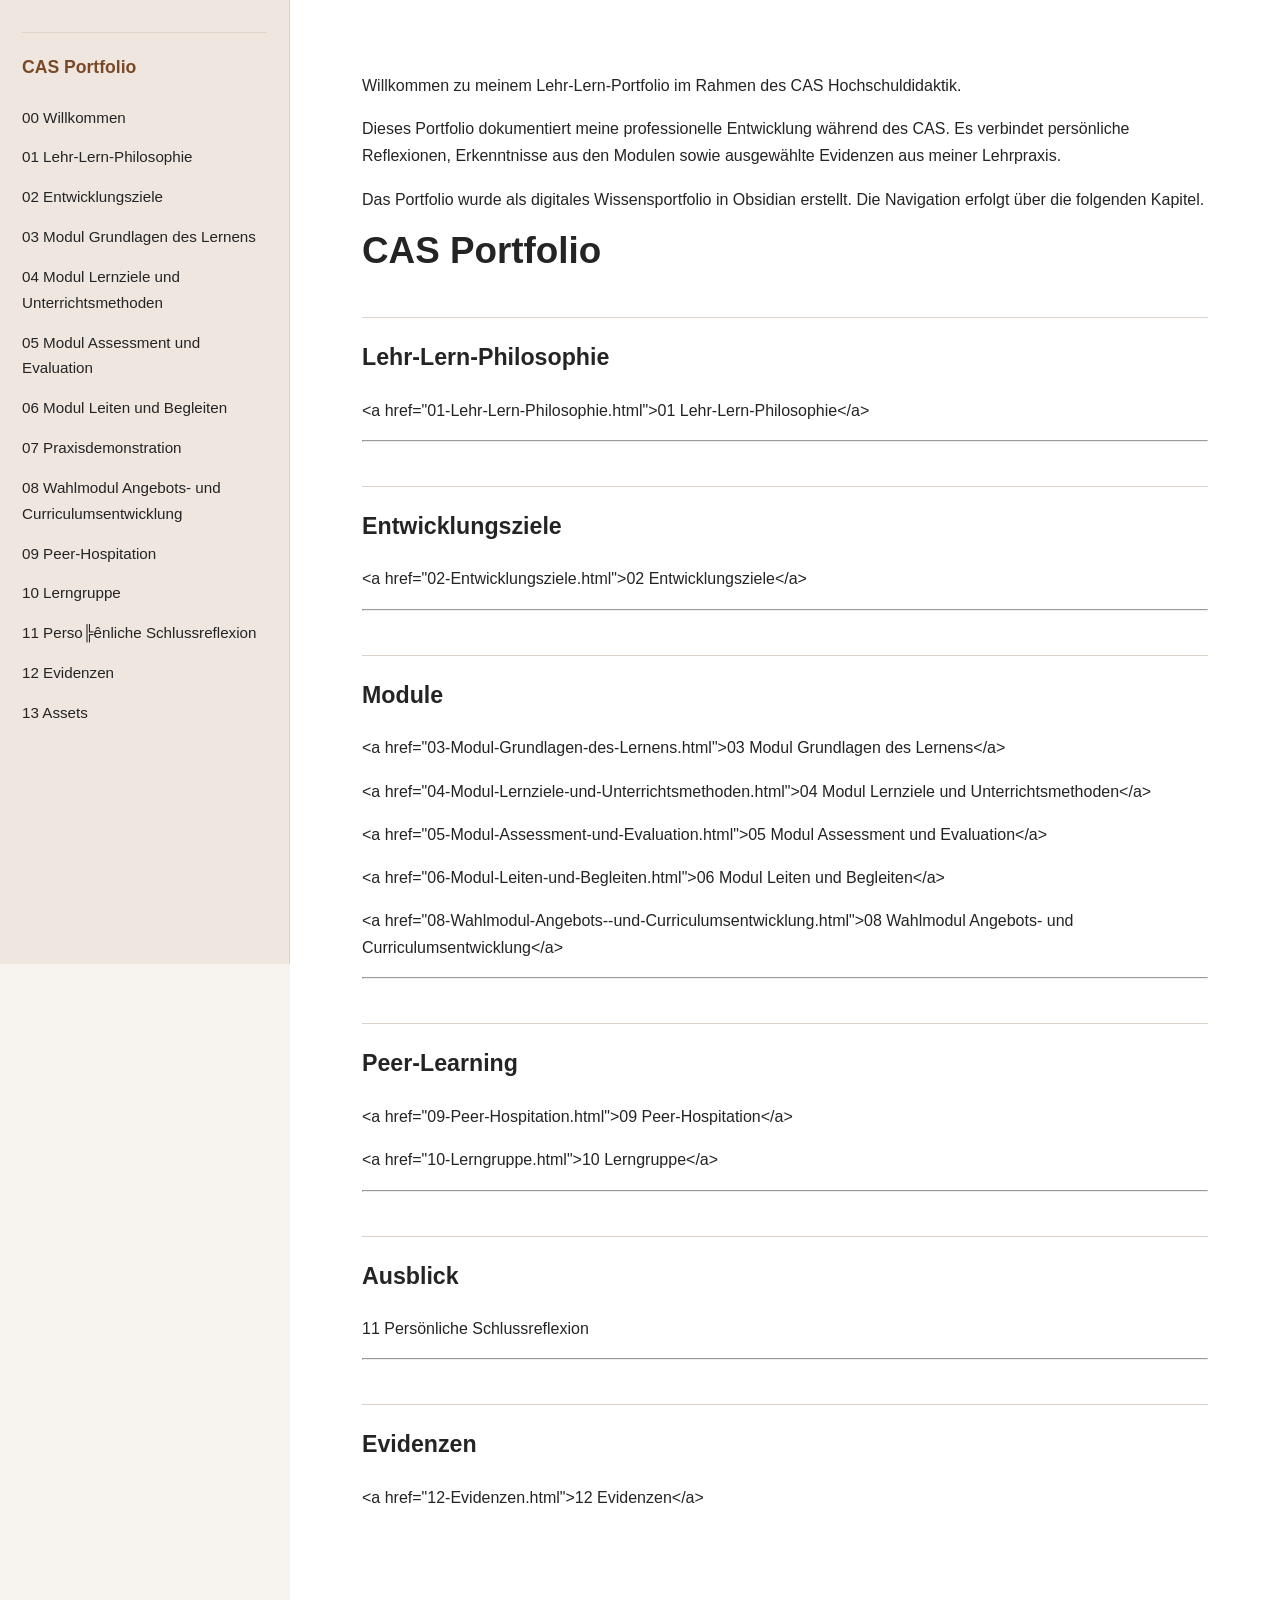
<file: index.html>
<!doctype html>
<html lang="de">
<head>
<meta charset="utf-8">
<meta name="viewport" content="width=device-width, initial-scale=1">
<title>CAS Portfolio</title>
<link rel="stylesheet" href="style.css">
</head>
<body>
<div class="layout">
<nav class="sidebar">
<h2>CAS Portfolio</h2>
<a href="00-Willkommen.html">00 Willkommen</a>
<a href="01-Lehr-Lern-Philosophie.html">01 Lehr-Lern-Philosophie</a>
<a href="02-Entwicklungsziele.html">02 Entwicklungsziele</a>
<a href="03-Modul-Grundlagen-des-Lernens.html">03 Modul Grundlagen des Lernens</a>
<a href="04-Modul-Lernziele-und-Unterrichtsmethoden.html">04 Modul Lernziele und Unterrichtsmethoden</a>
<a href="05-Modul-Assessment-und-Evaluation.html">05 Modul Assessment und Evaluation</a>
<a href="06-Modul-Leiten-und-Begleiten.html">06 Modul Leiten und Begleiten</a>
<a href="07-Praxisdemonstration.html">07 Praxisdemonstration</a>
<a href="08-Wahlmodul-Angebots--und-Curriculumsentwicklung.html">08 Wahlmodul Angebots- und Curriculumsentwicklung</a>
<a href="09-Peer-Hospitation.html">09 Peer-Hospitation</a>
<a href="10-Lerngruppe.html">10 Lerngruppe</a>
<a href="11-Persoenliche-Schlussreflexion.html">11 Perso╠ênliche Schlussreflexion</a>
<a href="12-Evidenzen.html">12 Evidenzen</a>
<a href="13-Assets.html">13 Assets</a>
</nav>
<main class="content">
<p>Willkommen zu meinem Lehr-Lern-Portfolio im Rahmen des CAS Hochschuldidaktik.</p>
<p>Dieses Portfolio dokumentiert meine professionelle Entwicklung während des CAS. Es verbindet persönliche Reflexionen, Erkenntnisse aus den Modulen sowie ausgewählte Evidenzen aus meiner Lehrpraxis.</p>
<p>Das Portfolio wurde als digitales Wissensportfolio in Obsidian erstellt. Die Navigation erfolgt über die folgenden Kapitel.</p>
<h1>CAS Portfolio</h1>
<h2>Lehr-Lern-Philosophie</h2>
<p>&lt;a href=&quot;01-Lehr-Lern-Philosophie.html&quot;&gt;01 Lehr-Lern-Philosophie&lt;/a&gt;</p>
<hr>
<h2>Entwicklungsziele</h2>
<p>&lt;a href=&quot;02-Entwicklungsziele.html&quot;&gt;02 Entwicklungsziele&lt;/a&gt;</p>
<hr>
<h2>Module</h2>
<p>&lt;a href=&quot;03-Modul-Grundlagen-des-Lernens.html&quot;&gt;03 Modul Grundlagen des Lernens&lt;/a&gt;</p>
<p>&lt;a href=&quot;04-Modul-Lernziele-und-Unterrichtsmethoden.html&quot;&gt;04 Modul Lernziele und Unterrichtsmethoden&lt;/a&gt;</p>
<p>&lt;a href=&quot;05-Modul-Assessment-und-Evaluation.html&quot;&gt;05 Modul Assessment und Evaluation&lt;/a&gt;</p>
<p>&lt;a href=&quot;06-Modul-Leiten-und-Begleiten.html&quot;&gt;06 Modul Leiten und Begleiten&lt;/a&gt;</p>
<p>&lt;a href=&quot;08-Wahlmodul-Angebots--und-Curriculumsentwicklung.html&quot;&gt;08 Wahlmodul Angebots- und Curriculumsentwicklung&lt;/a&gt;</p>
<hr>
<h2>Peer-Learning</h2>
<p>&lt;a href=&quot;09-Peer-Hospitation.html&quot;&gt;09 Peer-Hospitation&lt;/a&gt;</p>
<p>&lt;a href=&quot;10-Lerngruppe.html&quot;&gt;10 Lerngruppe&lt;/a&gt;</p>
<hr>
<h2>Ausblick</h2>
<p>11 Persönliche Schlussreflexion</p>
<hr>
<h2>Evidenzen</h2>
<p>&lt;a href=&quot;12-Evidenzen.html&quot;&gt;12 Evidenzen&lt;/a&gt;</p>
</main>
</div>
</body>
</html>
</file>
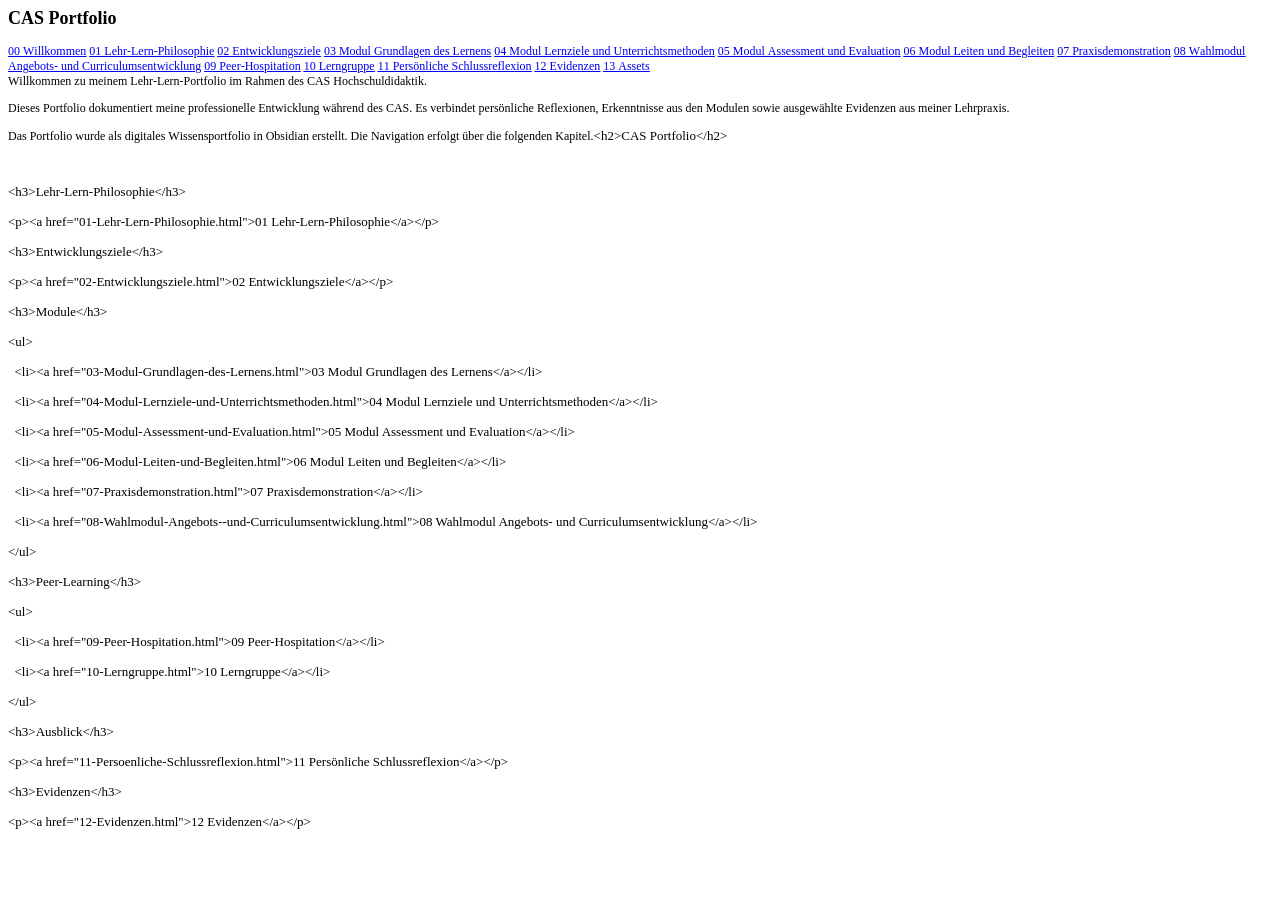
<file: 00-Willkommen.html>
<!DOCTYPE html PUBLIC "-//W3C//DTD HTML 4.01//EN" "http://www.w3.org/TR/html4/strict.dtd">
<html>
<head>
  <meta http-equiv="Content-Type" content="text/html; charset=utf-8">
  <meta http-equiv="Content-Style-Type" content="text/css">
  <title></title>
  <meta name="Generator" content="Cocoa HTML Writer">
  <meta name="CocoaVersion" content="2575.7">
  <style type="text/css">
    p.p2 {margin: 0.0px 0.0px 0.0px 0.0px; font: 12.0px Times; color: #0000e9; -webkit-text-stroke: #0000e9}
    p.p3 {margin: 0.0px 0.0px 12.0px 0.0px; font: 12.0px Times; -webkit-text-stroke: #000000}
    p.p4 {margin: 0.0px 0.0px 0.0px 0.0px; font: 12.0px Helvetica; min-height: 14.0px}
    p.p5 {margin: 0.0px 0.0px 0.0px 0.0px; font: 13.0px '.AppleSystemUIFontMonospaced'}
    span.s1 {font-kerning: none}
    span.s2 {text-decoration: underline ; font-kerning: none}
    span.s3 {font-kerning: none; color: #000000; -webkit-text-stroke: 0px #000000}
    span.s4 {text-decoration: underline ; font-kerning: none; -webkit-text-stroke: 0px #0000e9}
    span.s5 {font: 13.0px '.AppleSystemUIFontMonospaced'; -webkit-text-stroke: 0px #000000}
  </style>
</head>
<body>
<h2 style="margin: 0.0px 0.0px 14.9px 0.0px; font: 18.0px Times; -webkit-text-stroke: #000000"><span class="s1"><b>CAS Portfolio</b></span></h2>
<p class="p2"><span class="s2"><a href="file:///Users/sg/Library/CloudStorage/OneDrive-CurioConsulting/innovation%20lab/CAS%20Portfolio/CAS%20Portfolio/00-Willkommen.html">00 Willkommen</a></span><span class="s3"> <a href="file:///Users/sg/Library/CloudStorage/OneDrive-CurioConsulting/innovation%20lab/CAS%20Portfolio/CAS%20Portfolio/01-Lehr-Lern-Philosophie.html"><span class="s4">01 Lehr-Lern-Philosophie</span></a> <a href="file:///Users/sg/Library/CloudStorage/OneDrive-CurioConsulting/innovation%20lab/CAS%20Portfolio/CAS%20Portfolio/02-Entwicklungsziele.html"><span class="s4">02 Entwicklungsziele</span></a> <a href="file:///Users/sg/Library/CloudStorage/OneDrive-CurioConsulting/innovation%20lab/CAS%20Portfolio/CAS%20Portfolio/03-Modul-Grundlagen-des-Lernens.html"><span class="s4">03 Modul Grundlagen des Lernens</span></a> <a href="file:///Users/sg/Library/CloudStorage/OneDrive-CurioConsulting/innovation%20lab/CAS%20Portfolio/CAS%20Portfolio/04-Modul-Lernziele-und-Unterrichtsmethoden.html"><span class="s4">04 Modul Lernziele und Unterrichtsmethoden</span></a> <a href="file:///Users/sg/Library/CloudStorage/OneDrive-CurioConsulting/innovation%20lab/CAS%20Portfolio/CAS%20Portfolio/05-Modul-Assessment-und-Evaluation.html"><span class="s4">05 Modul Assessment und Evaluation</span></a> <a href="file:///Users/sg/Library/CloudStorage/OneDrive-CurioConsulting/innovation%20lab/CAS%20Portfolio/CAS%20Portfolio/06-Modul-Leiten-und-Begleiten.html"><span class="s4">06 Modul Leiten und Begleiten</span></a> <a href="file:///Users/sg/Library/CloudStorage/OneDrive-CurioConsulting/innovation%20lab/CAS%20Portfolio/CAS%20Portfolio/07-Praxisdemonstration.html"><span class="s4">07 Praxisdemonstration</span></a> <a href="file:///Users/sg/Library/CloudStorage/OneDrive-CurioConsulting/innovation%20lab/CAS%20Portfolio/CAS%20Portfolio/08-Wahlmodul-Angebots--und-Curriculumsentwicklung.html"><span class="s4">08 Wahlmodul Angebots- und Curriculumsentwicklung</span></a> <a href="file:///Users/sg/Library/CloudStorage/OneDrive-CurioConsulting/innovation%20lab/CAS%20Portfolio/CAS%20Portfolio/09-Peer-Hospitation.html"><span class="s4">09 Peer-Hospitation</span></a> <a href="file:///Users/sg/Library/CloudStorage/OneDrive-CurioConsulting/innovation%20lab/CAS%20Portfolio/CAS%20Portfolio/10-Lerngruppe.html"><span class="s4">10 Lerngruppe</span></a> <a href="file:///Users/sg/Library/CloudStorage/OneDrive-CurioConsulting/innovation%20lab/CAS%20Portfolio/CAS%20Portfolio/11-Persoenliche-Schlussreflexion.html"><span class="s4">11 Persönliche Schlussreflexion</span></a> <a href="file:///Users/sg/Library/CloudStorage/OneDrive-CurioConsulting/innovation%20lab/CAS%20Portfolio/CAS%20Portfolio/12-Evidenzen.html"><span class="s4">12 Evidenzen</span></a> <a href="file:///Users/sg/Library/CloudStorage/OneDrive-CurioConsulting/innovation%20lab/CAS%20Portfolio/CAS%20Portfolio/13-Assets.html"><span class="s4">13 Assets</span></a></span></p>
<p class="p3"><span class="s1">Willkommen zu meinem Lehr-Lern-Portfolio im Rahmen des CAS Hochschuldidaktik.</span></p>
<p class="p3"><span class="s1">Dieses Portfolio dokumentiert meine professionelle Entwicklung während des CAS. Es verbindet persönliche Reflexionen, Erkenntnisse aus den Modulen sowie ausgewählte Evidenzen aus meiner Lehrpraxis.</span></p>
<p class="p3"><span class="s1">Das Portfolio wurde als digitales Wissensportfolio in Obsidian erstellt. Die Navigation erfolgt über die folgenden Kapitel.</span><span class="s5">&lt;h2&gt;CAS Portfolio&lt;/h2&gt;</span></p>
<p class="p4"><br></p>
<p class="p4"><br></p>
<p class="p5">&lt;h3&gt;Lehr-Lern-Philosophie&lt;/h3&gt;</p>
<p class="p4"><br></p>
<p class="p5">&lt;p&gt;&lt;a href="01-Lehr-Lern-Philosophie.html"&gt;01 Lehr-Lern-Philosophie&lt;/a&gt;&lt;/p&gt;</p>
<p class="p4"><br></p>
<p class="p5">&lt;h3&gt;Entwicklungsziele&lt;/h3&gt;</p>
<p class="p4"><br></p>
<p class="p5">&lt;p&gt;&lt;a href="02-Entwicklungsziele.html"&gt;02 Entwicklungsziele&lt;/a&gt;&lt;/p&gt;</p>
<p class="p4"><br></p>
<p class="p5">&lt;h3&gt;Module&lt;/h3&gt;</p>
<p class="p4"><br></p>
<p class="p5">&lt;ul&gt;</p>
<p class="p4"><br></p>
<p class="p5"><span class="Apple-converted-space">  </span>&lt;li&gt;&lt;a href="03-Modul-Grundlagen-des-Lernens.html"&gt;03 Modul Grundlagen des Lernens&lt;/a&gt;&lt;/li&gt;</p>
<p class="p4"><br></p>
<p class="p5"><span class="Apple-converted-space">  </span>&lt;li&gt;&lt;a href="04-Modul-Lernziele-und-Unterrichtsmethoden.html"&gt;04 Modul Lernziele und Unterrichtsmethoden&lt;/a&gt;&lt;/li&gt;</p>
<p class="p4"><br></p>
<p class="p5"><span class="Apple-converted-space">  </span>&lt;li&gt;&lt;a href="05-Modul-Assessment-und-Evaluation.html"&gt;05 Modul Assessment und Evaluation&lt;/a&gt;&lt;/li&gt;</p>
<p class="p4"><br></p>
<p class="p5"><span class="Apple-converted-space">  </span>&lt;li&gt;&lt;a href="06-Modul-Leiten-und-Begleiten.html"&gt;06 Modul Leiten und Begleiten&lt;/a&gt;&lt;/li&gt;</p>
<p class="p4"><br></p>
<p class="p5"><span class="Apple-converted-space">  </span>&lt;li&gt;&lt;a href="07-Praxisdemonstration.html"&gt;07 Praxisdemonstration&lt;/a&gt;&lt;/li&gt;</p>
<p class="p4"><br></p>
<p class="p5"><span class="Apple-converted-space">  </span>&lt;li&gt;&lt;a href="08-Wahlmodul-Angebots--und-Curriculumsentwicklung.html"&gt;08 Wahlmodul Angebots- und Curriculumsentwicklung&lt;/a&gt;&lt;/li&gt;</p>
<p class="p4"><br></p>
<p class="p5">&lt;/ul&gt;</p>
<p class="p4"><br></p>
<p class="p5">&lt;h3&gt;Peer-Learning&lt;/h3&gt;</p>
<p class="p4"><br></p>
<p class="p5">&lt;ul&gt;</p>
<p class="p4"><br></p>
<p class="p5"><span class="Apple-converted-space">  </span>&lt;li&gt;&lt;a href="09-Peer-Hospitation.html"&gt;09 Peer-Hospitation&lt;/a&gt;&lt;/li&gt;</p>
<p class="p4"><br></p>
<p class="p5"><span class="Apple-converted-space">  </span>&lt;li&gt;&lt;a href="10-Lerngruppe.html"&gt;10 Lerngruppe&lt;/a&gt;&lt;/li&gt;</p>
<p class="p4"><br></p>
<p class="p5">&lt;/ul&gt;</p>
<p class="p4"><br></p>
<p class="p5">&lt;h3&gt;Ausblick&lt;/h3&gt;</p>
<p class="p4"><br></p>
<p class="p5">&lt;p&gt;&lt;a href="11-Persoenliche-Schlussreflexion.html"&gt;11 Persönliche Schlussreflexion&lt;/a&gt;&lt;/p&gt;</p>
<p class="p4"><br></p>
<p class="p5">&lt;h3&gt;Evidenzen&lt;/h3&gt;</p>
<p class="p4"><br></p>
<p class="p5">&lt;p&gt;&lt;a href="12-Evidenzen.html"&gt;12 Evidenzen&lt;/a&gt;&lt;/p&gt;</p>
</body>
</html>
</file>
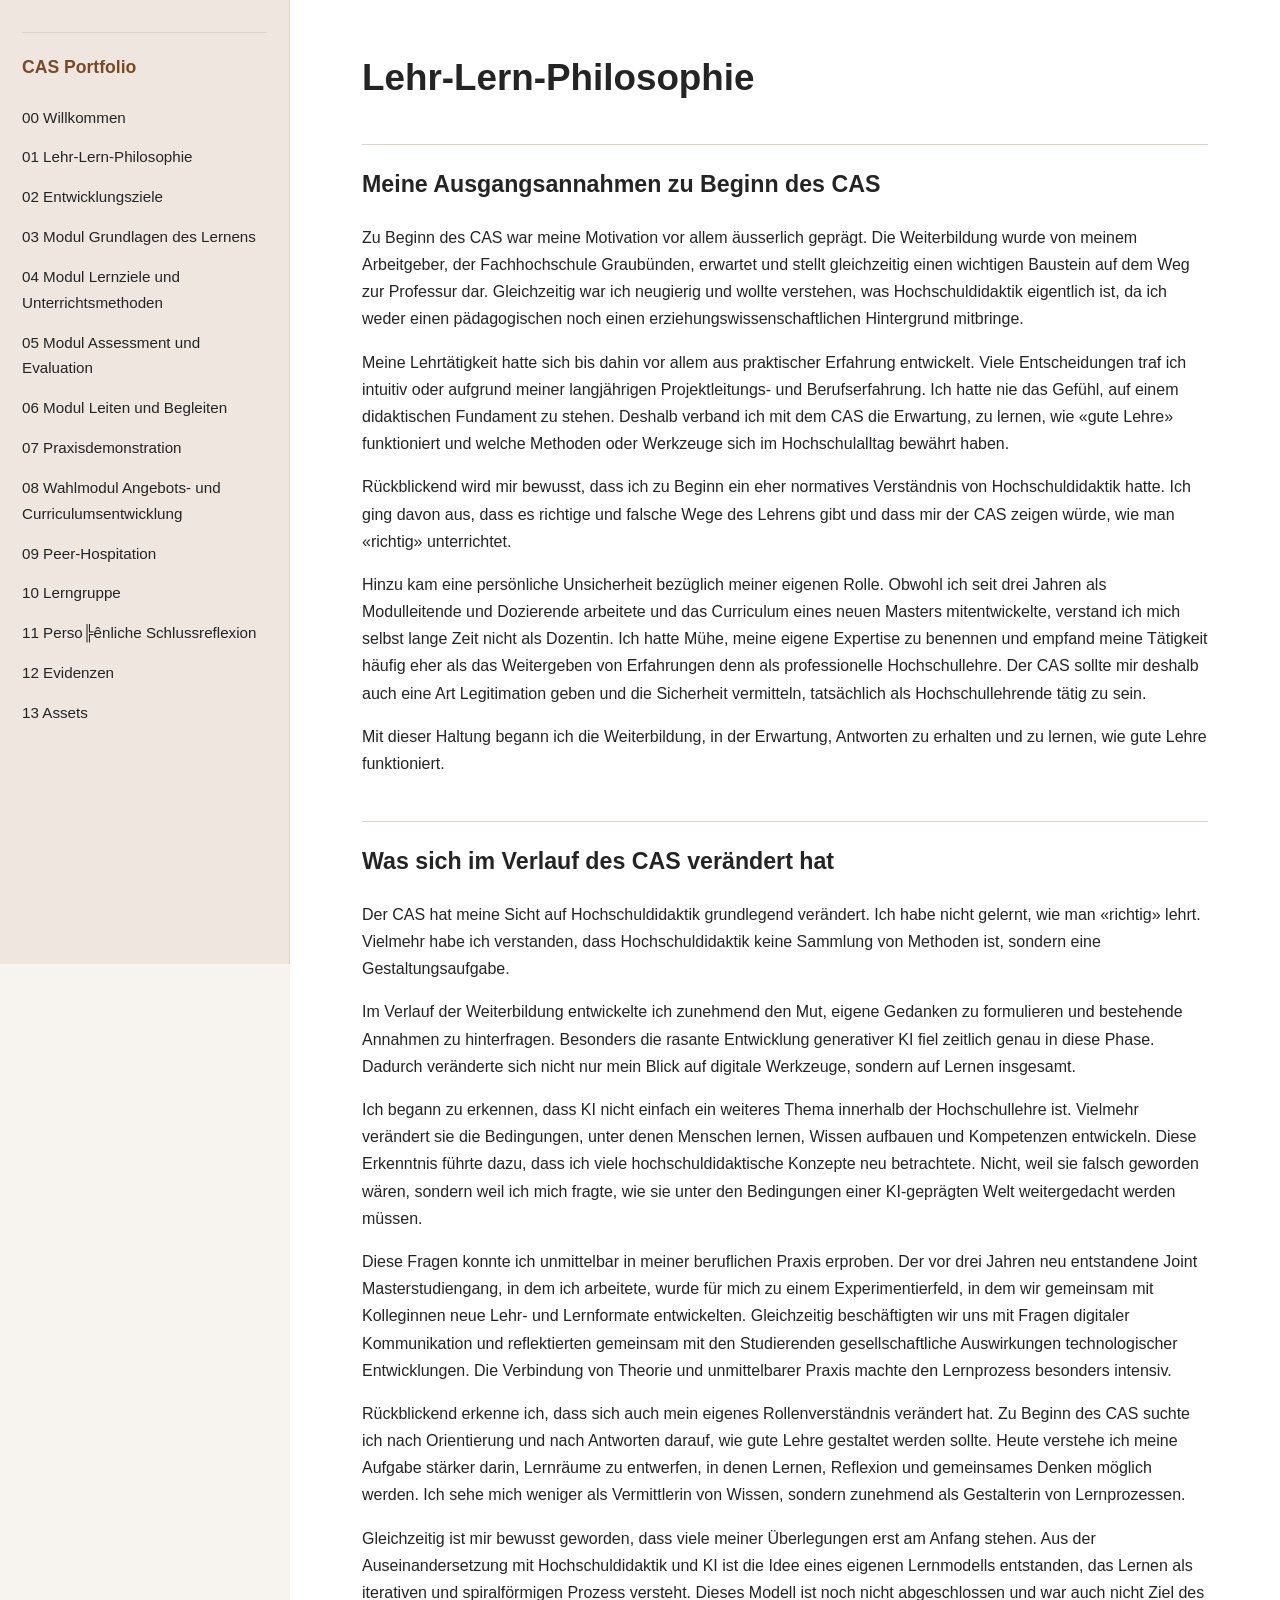
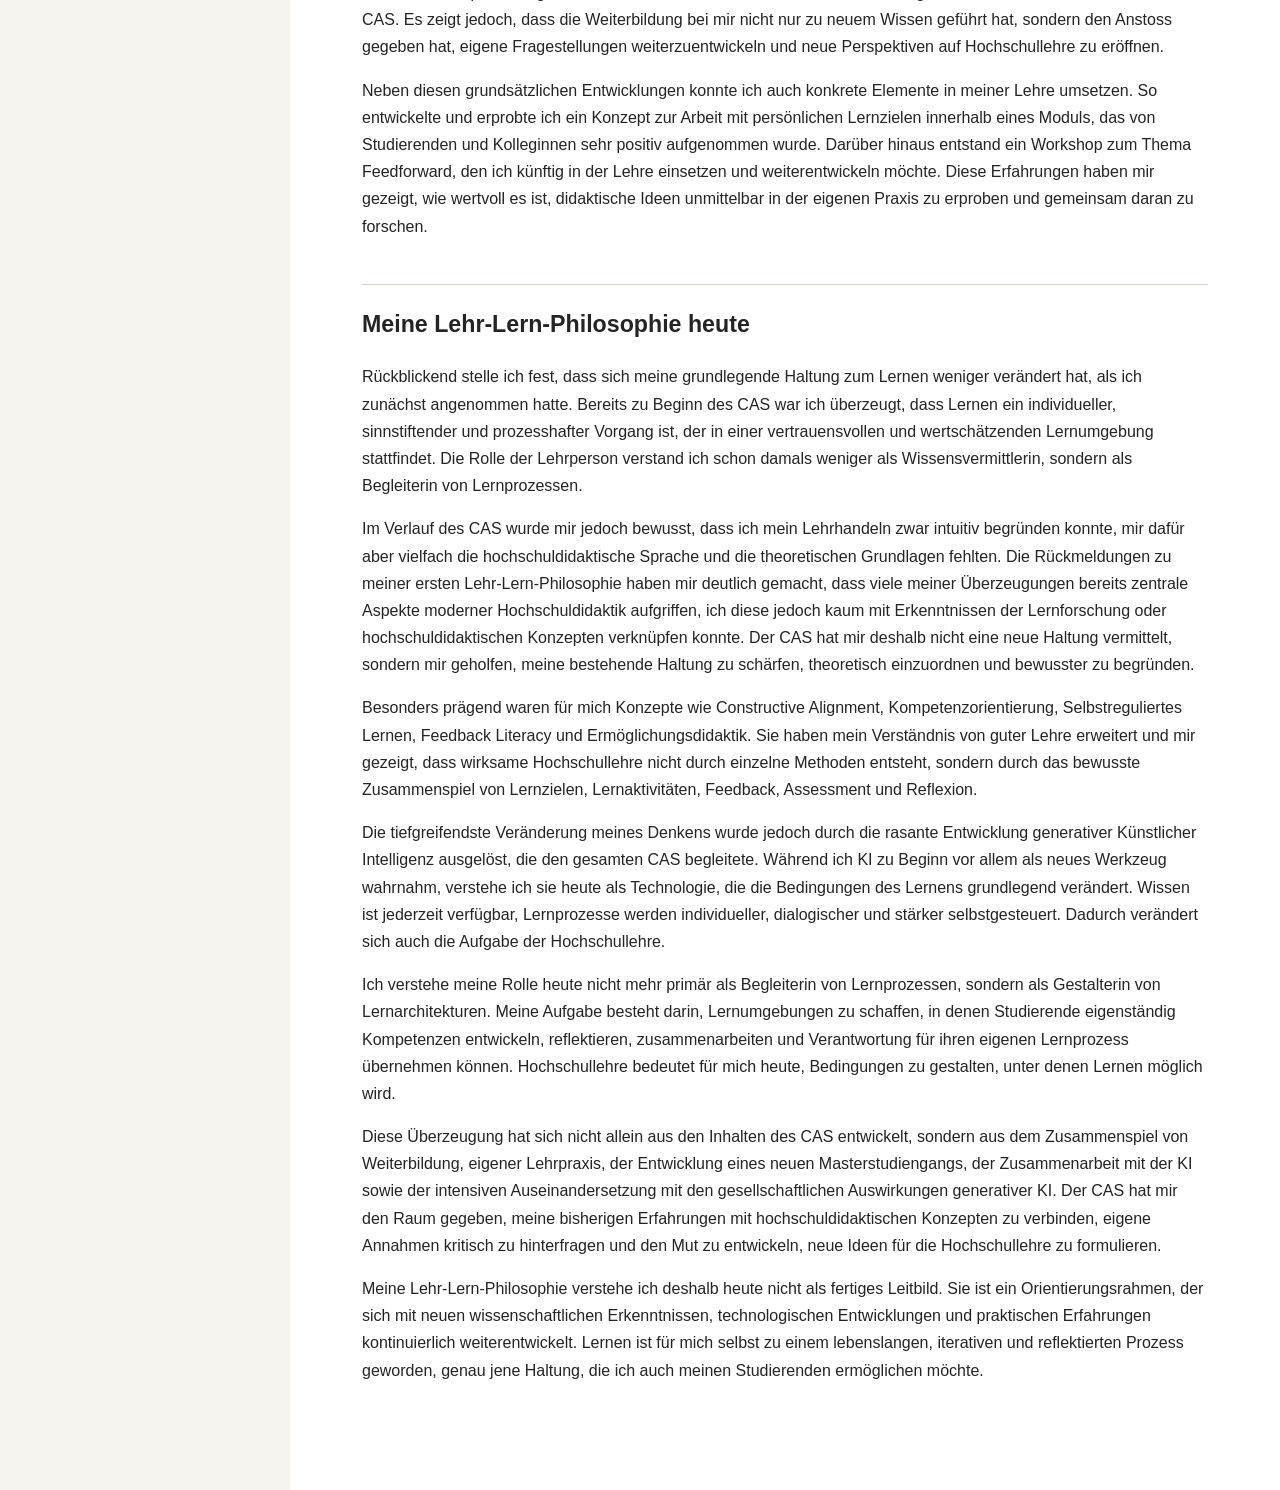
<file: 01-Lehr-Lern-Philosophie.html>
<!doctype html>
<html lang="de">
<head>
<meta charset="utf-8">
<meta name="viewport" content="width=device-width, initial-scale=1">
<title>01 Lehr-Lern-Philosophie</title>
<link rel="stylesheet" href="style.css">
</head>
<body>
<div class="layout">
<nav class="sidebar">
<h2>CAS Portfolio</h2>
<a href="00-Willkommen.html">00 Willkommen</a>
<a href="01-Lehr-Lern-Philosophie.html">01 Lehr-Lern-Philosophie</a>
<a href="02-Entwicklungsziele.html">02 Entwicklungsziele</a>
<a href="03-Modul-Grundlagen-des-Lernens.html">03 Modul Grundlagen des Lernens</a>
<a href="04-Modul-Lernziele-und-Unterrichtsmethoden.html">04 Modul Lernziele und Unterrichtsmethoden</a>
<a href="05-Modul-Assessment-und-Evaluation.html">05 Modul Assessment und Evaluation</a>
<a href="06-Modul-Leiten-und-Begleiten.html">06 Modul Leiten und Begleiten</a>
<a href="07-Praxisdemonstration.html">07 Praxisdemonstration</a>
<a href="08-Wahlmodul-Angebots--und-Curriculumsentwicklung.html">08 Wahlmodul Angebots- und Curriculumsentwicklung</a>
<a href="09-Peer-Hospitation.html">09 Peer-Hospitation</a>
<a href="10-Lerngruppe.html">10 Lerngruppe</a>
<a href="11-Persoenliche-Schlussreflexion.html">11 Perso╠ênliche Schlussreflexion</a>
<a href="12-Evidenzen.html">12 Evidenzen</a>
<a href="13-Assets.html">13 Assets</a>
</nav>
<main class="content">
<h1>Lehr-Lern-Philosophie</h1>
<h2>Meine Ausgangsannahmen zu Beginn des CAS</h2>
<p>Zu Beginn des CAS war meine Motivation vor allem äusserlich geprägt. Die Weiterbildung wurde von meinem Arbeitgeber, der Fachhochschule Graubünden, erwartet und stellt gleichzeitig einen wichtigen Baustein auf dem Weg zur Professur dar. Gleichzeitig war ich neugierig und wollte verstehen, was Hochschuldidaktik eigentlich ist, da ich weder einen pädagogischen noch einen erziehungswissenschaftlichen Hintergrund mitbringe.</p>
<p>Meine Lehrtätigkeit hatte sich bis dahin vor allem aus praktischer Erfahrung entwickelt. Viele Entscheidungen traf ich intuitiv oder aufgrund meiner langjährigen Projektleitungs- und Berufserfahrung. Ich hatte nie das Gefühl, auf einem didaktischen Fundament zu stehen. Deshalb verband ich mit dem CAS die Erwartung, zu lernen, wie «gute Lehre» funktioniert und welche Methoden oder Werkzeuge sich im Hochschulalltag bewährt haben.</p>
<p>Rückblickend wird mir bewusst, dass ich zu Beginn ein eher normatives Verständnis von Hochschuldidaktik hatte. Ich ging davon aus, dass es richtige und falsche Wege des Lehrens gibt und dass mir der CAS zeigen würde, wie man «richtig» unterrichtet.</p>
<p>Hinzu kam eine persönliche Unsicherheit bezüglich meiner eigenen Rolle. Obwohl ich seit drei Jahren als Modulleitende und Dozierende arbeitete und das Curriculum eines neuen Masters mitentwickelte, verstand ich mich selbst lange Zeit nicht als Dozentin. Ich hatte Mühe, meine eigene Expertise zu benennen und empfand meine Tätigkeit häufig eher als das Weitergeben von Erfahrungen denn als professionelle Hochschullehre. Der CAS sollte mir deshalb auch eine Art Legitimation geben und die Sicherheit vermitteln, tatsächlich als Hochschullehrende tätig zu sein.</p>
<p>Mit dieser Haltung begann ich die Weiterbildung, in der Erwartung, Antworten zu erhalten und zu lernen, wie gute Lehre funktioniert.</p>
<h2>Was sich im Verlauf des CAS verändert hat</h2>
<p>Der CAS hat meine Sicht auf Hochschuldidaktik grundlegend verändert. Ich habe nicht gelernt, wie man «richtig» lehrt. Vielmehr habe ich verstanden, dass Hochschuldidaktik keine Sammlung von Methoden ist, sondern eine Gestaltungsaufgabe.</p>
<p>Im Verlauf der Weiterbildung entwickelte ich zunehmend den Mut, eigene Gedanken zu formulieren und bestehende Annahmen zu hinterfragen. Besonders die rasante Entwicklung generativer KI fiel zeitlich genau in diese Phase. Dadurch veränderte sich nicht nur mein Blick auf digitale Werkzeuge, sondern auf Lernen insgesamt.</p>
<p>Ich begann zu erkennen, dass KI nicht einfach ein weiteres Thema innerhalb der Hochschullehre ist. Vielmehr verändert sie die Bedingungen, unter denen Menschen lernen, Wissen aufbauen und Kompetenzen entwickeln. Diese Erkenntnis führte dazu, dass ich viele hochschuldidaktische Konzepte neu betrachtete. Nicht, weil sie falsch geworden wären, sondern weil ich mich fragte, wie sie unter den Bedingungen einer KI-geprägten Welt weitergedacht werden müssen.</p>
<p>Diese Fragen konnte ich unmittelbar in meiner beruflichen Praxis erproben. Der vor drei Jahren neu entstandene Joint Masterstudiengang, in dem ich arbeitete, wurde für mich zu einem Experimentierfeld, in dem wir gemeinsam mit Kolleginnen neue Lehr- und Lernformate entwickelten. Gleichzeitig beschäftigten wir uns mit Fragen digitaler Kommunikation und reflektierten gemeinsam mit den Studierenden gesellschaftliche Auswirkungen technologischer Entwicklungen. Die Verbindung von Theorie und unmittelbarer Praxis machte den Lernprozess besonders intensiv.</p>
<p>Rückblickend erkenne ich, dass sich auch mein eigenes Rollenverständnis verändert hat. Zu Beginn des CAS suchte ich nach Orientierung und nach Antworten darauf, wie gute Lehre gestaltet werden sollte. Heute verstehe ich meine Aufgabe stärker darin, Lernräume zu entwerfen, in denen Lernen, Reflexion und gemeinsames Denken möglich werden. Ich sehe mich weniger als Vermittlerin von Wissen, sondern zunehmend als Gestalterin von Lernprozessen.</p>
<p>Gleichzeitig ist mir bewusst geworden, dass viele meiner Überlegungen erst am Anfang stehen. Aus der Auseinandersetzung mit Hochschuldidaktik und KI ist die Idee eines eigenen Lernmodells entstanden, das Lernen als iterativen und spiralförmigen Prozess versteht. Dieses Modell ist noch nicht abgeschlossen und war auch nicht Ziel des CAS. Es zeigt jedoch, dass die Weiterbildung bei mir nicht nur zu neuem Wissen geführt hat, sondern den Anstoss gegeben hat, eigene Fragestellungen weiterzuentwickeln und neue Perspektiven auf Hochschullehre zu eröffnen.</p>
<p>Neben diesen grundsätzlichen Entwicklungen konnte ich auch konkrete Elemente in meiner Lehre umsetzen. So entwickelte und erprobte ich ein Konzept zur Arbeit mit persönlichen Lernzielen innerhalb eines Moduls, das von Studierenden und Kolleginnen sehr positiv aufgenommen wurde. Darüber hinaus entstand ein Workshop zum Thema Feedforward, den ich künftig in der Lehre einsetzen und weiterentwickeln möchte. Diese Erfahrungen haben mir gezeigt, wie wertvoll es ist, didaktische Ideen unmittelbar in der eigenen Praxis zu erproben und gemeinsam daran zu forschen.</p>
<h2>Meine Lehr-Lern-Philosophie heute</h2>
<p>Rückblickend stelle ich fest, dass sich meine grundlegende Haltung zum Lernen weniger verändert hat, als ich zunächst angenommen hatte. Bereits zu Beginn des CAS war ich überzeugt, dass Lernen ein individueller, sinnstiftender und prozesshafter Vorgang ist, der in einer vertrauensvollen und wertschätzenden Lernumgebung stattfindet. Die Rolle der Lehrperson verstand ich schon damals weniger als Wissensvermittlerin, sondern als Begleiterin von Lernprozessen.</p>
<p>Im Verlauf des CAS wurde mir jedoch bewusst, dass ich mein Lehrhandeln zwar intuitiv begründen konnte, mir dafür aber vielfach die hochschuldidaktische Sprache und die theoretischen Grundlagen fehlten. Die Rückmeldungen zu meiner ersten Lehr-Lern-Philosophie haben mir deutlich gemacht, dass viele meiner Überzeugungen bereits zentrale Aspekte moderner Hochschuldidaktik aufgriffen, ich diese jedoch kaum mit Erkenntnissen der Lernforschung oder hochschuldidaktischen Konzepten verknüpfen konnte. Der CAS hat mir deshalb nicht eine neue Haltung vermittelt, sondern mir geholfen, meine bestehende Haltung zu schärfen, theoretisch einzuordnen und bewusster zu begründen.</p>
<p>Besonders prägend waren für mich Konzepte wie Constructive Alignment, Kompetenzorientierung, Selbstreguliertes Lernen, Feedback Literacy und Ermöglichungsdidaktik. Sie haben mein Verständnis von guter Lehre erweitert und mir gezeigt, dass wirksame Hochschullehre nicht durch einzelne Methoden entsteht, sondern durch das bewusste Zusammenspiel von Lernzielen, Lernaktivitäten, Feedback, Assessment und Reflexion.</p>
<p>Die tiefgreifendste Veränderung meines Denkens wurde jedoch durch die rasante Entwicklung generativer Künstlicher Intelligenz ausgelöst, die den gesamten CAS begleitete. Während ich KI zu Beginn vor allem als neues Werkzeug wahrnahm, verstehe ich sie heute als Technologie, die die Bedingungen des Lernens grundlegend verändert. Wissen ist jederzeit verfügbar, Lernprozesse werden individueller, dialogischer und stärker selbstgesteuert. Dadurch verändert sich auch die Aufgabe der Hochschullehre.</p>
<p>Ich verstehe meine Rolle heute nicht mehr primär als Begleiterin von Lernprozessen, sondern als Gestalterin von Lernarchitekturen. Meine Aufgabe besteht darin, Lernumgebungen zu schaffen, in denen Studierende eigenständig Kompetenzen entwickeln, reflektieren, zusammenarbeiten und Verantwortung für ihren eigenen Lernprozess übernehmen können. Hochschullehre bedeutet für mich heute, Bedingungen zu gestalten, unter denen Lernen möglich wird.</p>
<p>Diese Überzeugung hat sich nicht allein aus den Inhalten des CAS entwickelt, sondern aus dem Zusammenspiel von Weiterbildung, eigener Lehrpraxis, der Entwicklung eines neuen Masterstudiengangs, der Zusammenarbeit mit der KI sowie der intensiven Auseinandersetzung mit den gesellschaftlichen Auswirkungen generativer KI. Der CAS hat mir den Raum gegeben, meine bisherigen Erfahrungen mit hochschuldidaktischen Konzepten zu verbinden, eigene Annahmen kritisch zu hinterfragen und den Mut zu entwickeln, neue Ideen für die Hochschullehre zu formulieren.</p>
<p>Meine Lehr-Lern-Philosophie verstehe ich deshalb heute nicht als fertiges Leitbild. Sie ist ein Orientierungsrahmen, der sich mit neuen wissenschaftlichen Erkenntnissen, technologischen Entwicklungen und praktischen Erfahrungen kontinuierlich weiterentwickelt. Lernen ist für mich selbst zu einem lebenslangen, iterativen und reflektierten Prozess geworden, genau jene Haltung, die ich auch meinen Studierenden ermöglichen möchte.</p>
</main>
</div>
</body>
</html>
</file>
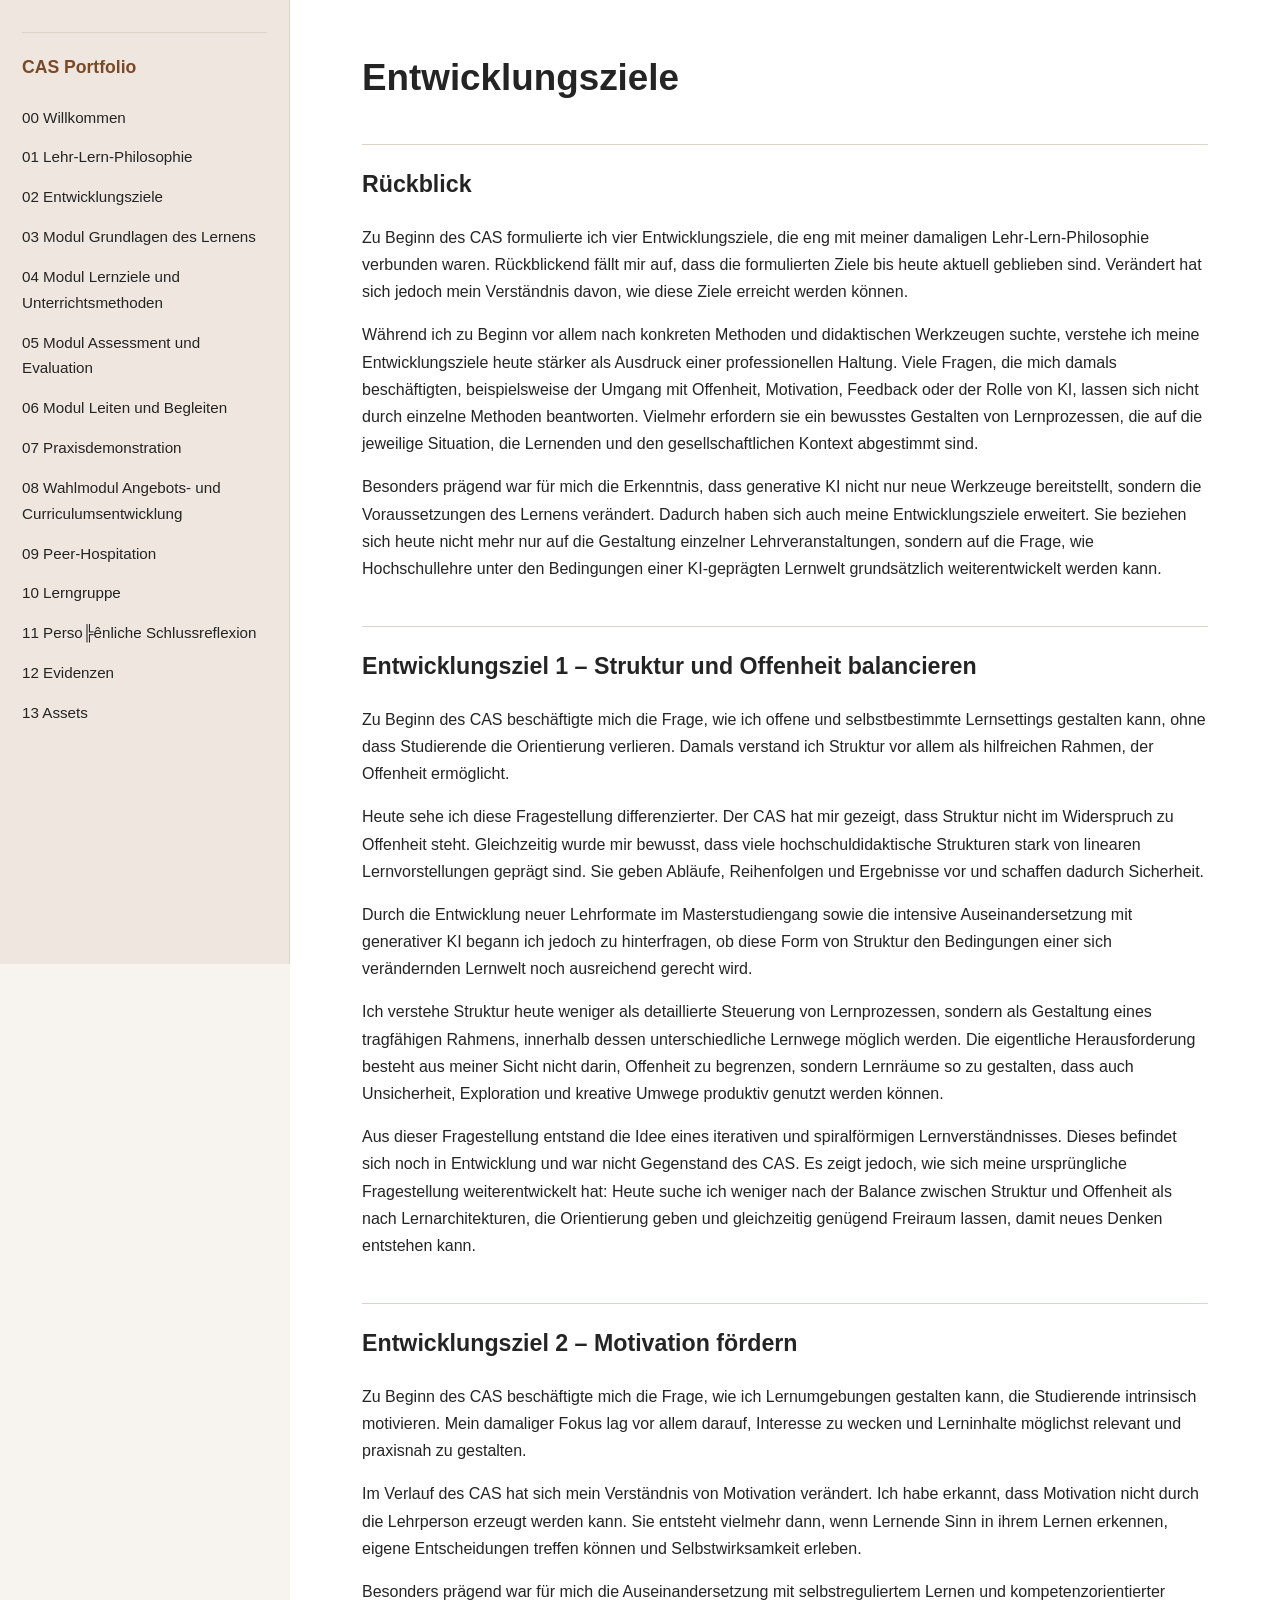
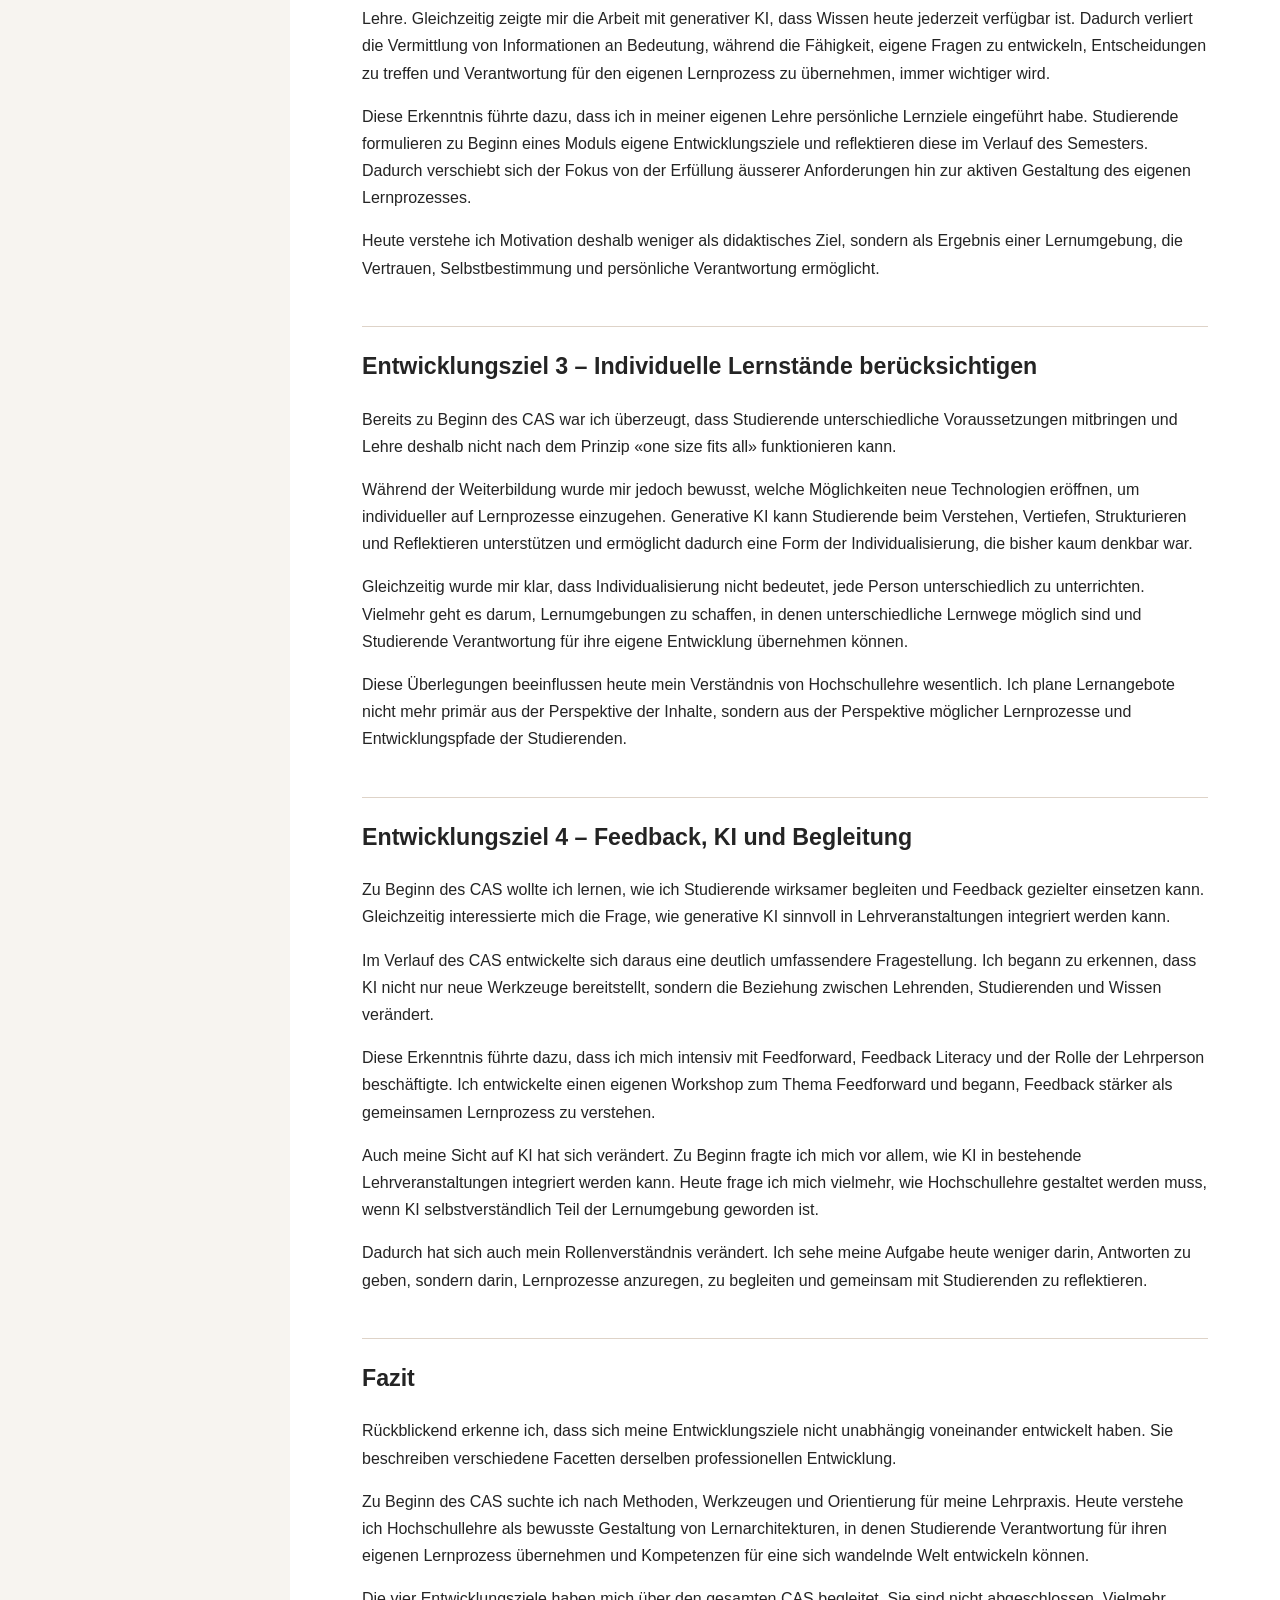
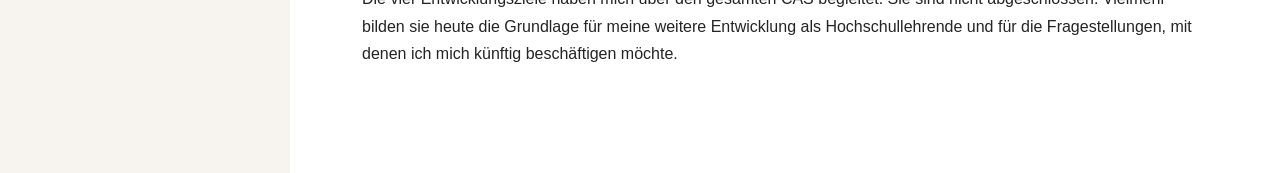
<file: 02-Entwicklungsziele.html>
<!doctype html>
<html lang="de">
<head>
<meta charset="utf-8">
<meta name="viewport" content="width=device-width, initial-scale=1">
<title>02 Entwicklungsziele</title>
<link rel="stylesheet" href="style.css">
</head>
<body>
<div class="layout">
<nav class="sidebar">
<h2>CAS Portfolio</h2>
<a href="00-Willkommen.html">00 Willkommen</a>
<a href="01-Lehr-Lern-Philosophie.html">01 Lehr-Lern-Philosophie</a>
<a href="02-Entwicklungsziele.html">02 Entwicklungsziele</a>
<a href="03-Modul-Grundlagen-des-Lernens.html">03 Modul Grundlagen des Lernens</a>
<a href="04-Modul-Lernziele-und-Unterrichtsmethoden.html">04 Modul Lernziele und Unterrichtsmethoden</a>
<a href="05-Modul-Assessment-und-Evaluation.html">05 Modul Assessment und Evaluation</a>
<a href="06-Modul-Leiten-und-Begleiten.html">06 Modul Leiten und Begleiten</a>
<a href="07-Praxisdemonstration.html">07 Praxisdemonstration</a>
<a href="08-Wahlmodul-Angebots--und-Curriculumsentwicklung.html">08 Wahlmodul Angebots- und Curriculumsentwicklung</a>
<a href="09-Peer-Hospitation.html">09 Peer-Hospitation</a>
<a href="10-Lerngruppe.html">10 Lerngruppe</a>
<a href="11-Persoenliche-Schlussreflexion.html">11 Perso╠ênliche Schlussreflexion</a>
<a href="12-Evidenzen.html">12 Evidenzen</a>
<a href="13-Assets.html">13 Assets</a>
</nav>
<main class="content">
<h1>Entwicklungsziele</h1>
<h2>Rückblick</h2>
<p>Zu Beginn des CAS formulierte ich vier Entwicklungsziele, die eng mit meiner damaligen Lehr-Lern-Philosophie verbunden waren. Rückblickend fällt mir auf, dass die formulierten Ziele bis heute aktuell geblieben sind. Verändert hat sich jedoch mein Verständnis davon, wie diese Ziele erreicht werden können.</p>
<p>Während ich zu Beginn vor allem nach konkreten Methoden und didaktischen Werkzeugen suchte, verstehe ich meine Entwicklungsziele heute stärker als Ausdruck einer professionellen Haltung. Viele Fragen, die mich damals beschäftigten, beispielsweise der Umgang mit Offenheit, Motivation, Feedback oder der Rolle von KI, lassen sich nicht durch einzelne Methoden beantworten. Vielmehr erfordern sie ein bewusstes Gestalten von Lernprozessen, die auf die jeweilige Situation, die Lernenden und den gesellschaftlichen Kontext abgestimmt sind.</p>
<p>Besonders prägend war für mich die Erkenntnis, dass generative KI nicht nur neue Werkzeuge bereitstellt, sondern die Voraussetzungen des Lernens verändert. Dadurch haben sich auch meine Entwicklungsziele erweitert. Sie beziehen sich heute nicht mehr nur auf die Gestaltung einzelner Lehrveranstaltungen, sondern auf die Frage, wie Hochschullehre unter den Bedingungen einer KI-geprägten Lernwelt grundsätzlich weiterentwickelt werden kann.</p>
<h2>Entwicklungsziel 1 – Struktur und Offenheit balancieren</h2>
<p>Zu Beginn des CAS beschäftigte mich die Frage, wie ich offene und selbstbestimmte Lernsettings gestalten kann, ohne dass Studierende die Orientierung verlieren. Damals verstand ich Struktur vor allem als hilfreichen Rahmen, der Offenheit ermöglicht.</p>
<p>Heute sehe ich diese Fragestellung differenzierter. Der CAS hat mir gezeigt, dass Struktur nicht im Widerspruch zu Offenheit steht. Gleichzeitig wurde mir bewusst, dass viele hochschuldidaktische Strukturen stark von linearen Lernvorstellungen geprägt sind. Sie geben Abläufe, Reihenfolgen und Ergebnisse vor und schaffen dadurch Sicherheit.</p>
<p>Durch die Entwicklung neuer Lehrformate im Masterstudiengang sowie die intensive Auseinandersetzung mit generativer KI begann ich jedoch zu hinterfragen, ob diese Form von Struktur den Bedingungen einer sich verändernden Lernwelt noch ausreichend gerecht wird.</p>
<p>Ich verstehe Struktur heute weniger als detaillierte Steuerung von Lernprozessen, sondern als Gestaltung eines tragfähigen Rahmens, innerhalb dessen unterschiedliche Lernwege möglich werden. Die eigentliche Herausforderung besteht aus meiner Sicht nicht darin, Offenheit zu begrenzen, sondern Lernräume so zu gestalten, dass auch Unsicherheit, Exploration und kreative Umwege produktiv genutzt werden können.</p>
<p>Aus dieser Fragestellung entstand die Idee eines iterativen und spiralförmigen Lernverständnisses. Dieses befindet sich noch in Entwicklung und war nicht Gegenstand des CAS. Es zeigt jedoch, wie sich meine ursprüngliche Fragestellung weiterentwickelt hat: Heute suche ich weniger nach der Balance zwischen Struktur und Offenheit als nach Lernarchitekturen, die Orientierung geben und gleichzeitig genügend Freiraum lassen, damit neues Denken entstehen kann.</p>
<h2>Entwicklungsziel 2 – Motivation fördern</h2>
<p>Zu Beginn des CAS beschäftigte mich die Frage, wie ich Lernumgebungen gestalten kann, die Studierende intrinsisch motivieren. Mein damaliger Fokus lag vor allem darauf, Interesse zu wecken und Lerninhalte möglichst relevant und praxisnah zu gestalten.</p>
<p>Im Verlauf des CAS hat sich mein Verständnis von Motivation verändert. Ich habe erkannt, dass Motivation nicht durch die Lehrperson erzeugt werden kann. Sie entsteht vielmehr dann, wenn Lernende Sinn in ihrem Lernen erkennen, eigene Entscheidungen treffen können und Selbstwirksamkeit erleben.</p>
<p>Besonders prägend war für mich die Auseinandersetzung mit selbstreguliertem Lernen und kompetenzorientierter Lehre. Gleichzeitig zeigte mir die Arbeit mit generativer KI, dass Wissen heute jederzeit verfügbar ist. Dadurch verliert die Vermittlung von Informationen an Bedeutung, während die Fähigkeit, eigene Fragen zu entwickeln, Entscheidungen zu treffen und Verantwortung für den eigenen Lernprozess zu übernehmen, immer wichtiger wird.</p>
<p>Diese Erkenntnis führte dazu, dass ich in meiner eigenen Lehre persönliche Lernziele eingeführt habe. Studierende formulieren zu Beginn eines Moduls eigene Entwicklungsziele und reflektieren diese im Verlauf des Semesters. Dadurch verschiebt sich der Fokus von der Erfüllung äusserer Anforderungen hin zur aktiven Gestaltung des eigenen Lernprozesses.</p>
<p>Heute verstehe ich Motivation deshalb weniger als didaktisches Ziel, sondern als Ergebnis einer Lernumgebung, die Vertrauen, Selbstbestimmung und persönliche Verantwortung ermöglicht.</p>
<h2>Entwicklungsziel 3 – Individuelle Lernstände berücksichtigen</h2>
<p>Bereits zu Beginn des CAS war ich überzeugt, dass Studierende unterschiedliche Voraussetzungen mitbringen und Lehre deshalb nicht nach dem Prinzip «one size fits all» funktionieren kann.</p>
<p>Während der Weiterbildung wurde mir jedoch bewusst, welche Möglichkeiten neue Technologien eröffnen, um individueller auf Lernprozesse einzugehen. Generative KI kann Studierende beim Verstehen, Vertiefen, Strukturieren und Reflektieren unterstützen und ermöglicht dadurch eine Form der Individualisierung, die bisher kaum denkbar war.</p>
<p>Gleichzeitig wurde mir klar, dass Individualisierung nicht bedeutet, jede Person unterschiedlich zu unterrichten. Vielmehr geht es darum, Lernumgebungen zu schaffen, in denen unterschiedliche Lernwege möglich sind und Studierende Verantwortung für ihre eigene Entwicklung übernehmen können.</p>
<p>Diese Überlegungen beeinflussen heute mein Verständnis von Hochschullehre wesentlich. Ich plane Lernangebote nicht mehr primär aus der Perspektive der Inhalte, sondern aus der Perspektive möglicher Lernprozesse und Entwicklungspfade der Studierenden.</p>
<h2>Entwicklungsziel 4 – Feedback, KI und Begleitung</h2>
<p>Zu Beginn des CAS wollte ich lernen, wie ich Studierende wirksamer begleiten und Feedback gezielter einsetzen kann. Gleichzeitig interessierte mich die Frage, wie generative KI sinnvoll in Lehrveranstaltungen integriert werden kann.</p>
<p>Im Verlauf des CAS entwickelte sich daraus eine deutlich umfassendere Fragestellung. Ich begann zu erkennen, dass KI nicht nur neue Werkzeuge bereitstellt, sondern die Beziehung zwischen Lehrenden, Studierenden und Wissen verändert.</p>
<p>Diese Erkenntnis führte dazu, dass ich mich intensiv mit Feedforward, Feedback Literacy und der Rolle der Lehrperson beschäftigte. Ich entwickelte einen eigenen Workshop zum Thema Feedforward und begann, Feedback stärker als gemeinsamen Lernprozess zu verstehen.</p>
<p>Auch meine Sicht auf KI hat sich verändert. Zu Beginn fragte ich mich vor allem, wie KI in bestehende Lehrveranstaltungen integriert werden kann. Heute frage ich mich vielmehr, wie Hochschullehre gestaltet werden muss, wenn KI selbstverständlich Teil der Lernumgebung geworden ist.</p>
<p>Dadurch hat sich auch mein Rollenverständnis verändert. Ich sehe meine Aufgabe heute weniger darin, Antworten zu geben, sondern darin, Lernprozesse anzuregen, zu begleiten und gemeinsam mit Studierenden zu reflektieren.</p>
<h2>Fazit</h2>
<p>Rückblickend erkenne ich, dass sich meine Entwicklungsziele nicht unabhängig voneinander entwickelt haben. Sie beschreiben verschiedene Facetten derselben professionellen Entwicklung.</p>
<p>Zu Beginn des CAS suchte ich nach Methoden, Werkzeugen und Orientierung für meine Lehrpraxis. Heute verstehe ich Hochschullehre als bewusste Gestaltung von Lernarchitekturen, in denen Studierende Verantwortung für ihren eigenen Lernprozess übernehmen und Kompetenzen für eine sich wandelnde Welt entwickeln können.</p>
<p>Die vier Entwicklungsziele haben mich über den gesamten CAS begleitet. Sie sind nicht abgeschlossen. Vielmehr bilden sie heute die Grundlage für meine weitere Entwicklung als Hochschullehrende und für die Fragestellungen, mit denen ich mich künftig beschäftigen möchte.</p>
</main>
</div>
</body>
</html>
</file>
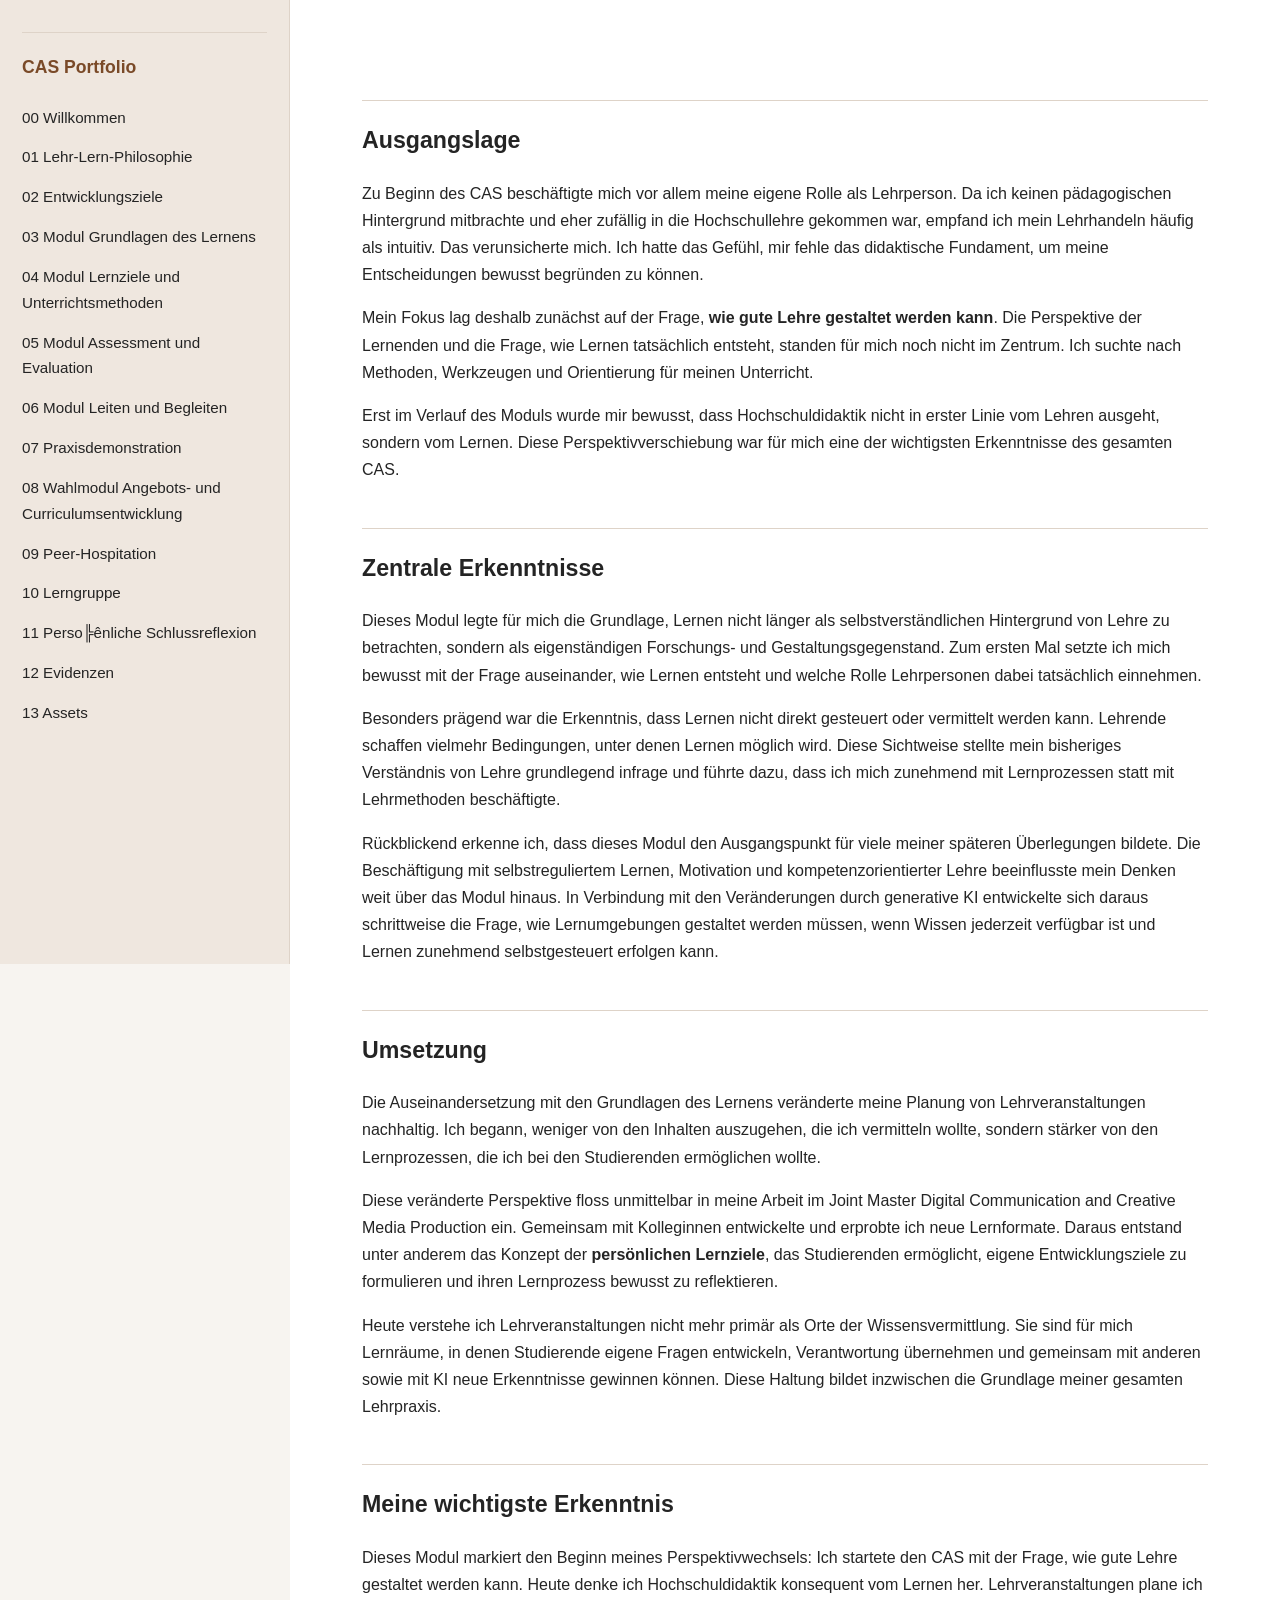
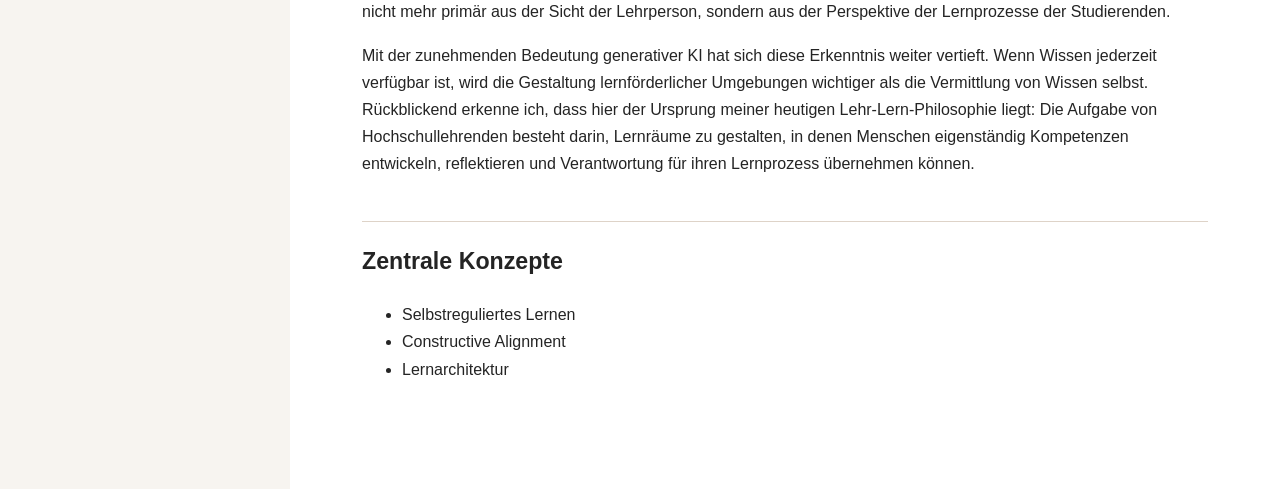
<file: 03-Modul-Grundlagen-des-Lernens.html>
<!doctype html>
<html lang="de">
<head>
<meta charset="utf-8">
<meta name="viewport" content="width=device-width, initial-scale=1">
<title>03 Modul Grundlagen des Lernens</title>
<link rel="stylesheet" href="style.css">
</head>
<body>
<div class="layout">
<nav class="sidebar">
<h2>CAS Portfolio</h2>
<a href="00-Willkommen.html">00 Willkommen</a>
<a href="01-Lehr-Lern-Philosophie.html">01 Lehr-Lern-Philosophie</a>
<a href="02-Entwicklungsziele.html">02 Entwicklungsziele</a>
<a href="03-Modul-Grundlagen-des-Lernens.html">03 Modul Grundlagen des Lernens</a>
<a href="04-Modul-Lernziele-und-Unterrichtsmethoden.html">04 Modul Lernziele und Unterrichtsmethoden</a>
<a href="05-Modul-Assessment-und-Evaluation.html">05 Modul Assessment und Evaluation</a>
<a href="06-Modul-Leiten-und-Begleiten.html">06 Modul Leiten und Begleiten</a>
<a href="07-Praxisdemonstration.html">07 Praxisdemonstration</a>
<a href="08-Wahlmodul-Angebots--und-Curriculumsentwicklung.html">08 Wahlmodul Angebots- und Curriculumsentwicklung</a>
<a href="09-Peer-Hospitation.html">09 Peer-Hospitation</a>
<a href="10-Lerngruppe.html">10 Lerngruppe</a>
<a href="11-Persoenliche-Schlussreflexion.html">11 Perso╠ênliche Schlussreflexion</a>
<a href="12-Evidenzen.html">12 Evidenzen</a>
<a href="13-Assets.html">13 Assets</a>
</nav>
<main class="content">
<h2><strong>Ausgangslage</strong></h2>
<p>Zu Beginn des CAS beschäftigte mich vor allem meine eigene Rolle als Lehrperson. Da ich keinen pädagogischen Hintergrund mitbrachte und eher zufällig in die Hochschullehre gekommen war, empfand ich mein Lehrhandeln häufig als intuitiv. Das verunsicherte mich. Ich hatte das Gefühl, mir fehle das didaktische Fundament, um meine Entscheidungen bewusst begründen zu können.</p>
<p>Mein Fokus lag deshalb zunächst auf der Frage, <strong>wie gute Lehre gestaltet werden kann</strong>. Die Perspektive der Lernenden und die Frage, wie Lernen tatsächlich entsteht, standen für mich noch nicht im Zentrum. Ich suchte nach Methoden, Werkzeugen und Orientierung für meinen Unterricht.</p>
<p>Erst im Verlauf des Moduls wurde mir bewusst, dass Hochschuldidaktik nicht in erster Linie vom Lehren ausgeht, sondern vom Lernen. Diese Perspektivverschiebung war für mich eine der wichtigsten Erkenntnisse des gesamten CAS.</p>
<h2><strong>Zentrale Erkenntnisse</strong></h2>
<p>Dieses Modul legte für mich die Grundlage, Lernen nicht länger als selbstverständlichen Hintergrund von Lehre zu betrachten, sondern als eigenständigen Forschungs- und Gestaltungsgegenstand. Zum ersten Mal setzte ich mich bewusst mit der Frage auseinander, wie Lernen entsteht und welche Rolle Lehrpersonen dabei tatsächlich einnehmen.</p>
<p>Besonders prägend war die Erkenntnis, dass Lernen nicht direkt gesteuert oder vermittelt werden kann. Lehrende schaffen vielmehr Bedingungen, unter denen Lernen möglich wird. Diese Sichtweise stellte mein bisheriges Verständnis von Lehre grundlegend infrage und führte dazu, dass ich mich zunehmend mit Lernprozessen statt mit Lehrmethoden beschäftigte.</p>
<p>Rückblickend erkenne ich, dass dieses Modul den Ausgangspunkt für viele meiner späteren Überlegungen bildete. Die Beschäftigung mit selbstreguliertem Lernen, Motivation und kompetenzorientierter Lehre beeinflusste mein Denken weit über das Modul hinaus. In Verbindung mit den Veränderungen durch generative KI entwickelte sich daraus schrittweise die Frage, wie Lernumgebungen gestaltet werden müssen, wenn Wissen jederzeit verfügbar ist und Lernen zunehmend selbstgesteuert erfolgen kann.</p>
<h2><strong>Umsetzung</strong></h2>
<p>Die Auseinandersetzung mit den Grundlagen des Lernens veränderte meine Planung von Lehrveranstaltungen nachhaltig. Ich begann, weniger von den Inhalten auszugehen, die ich vermitteln wollte, sondern stärker von den Lernprozessen, die ich bei den Studierenden ermöglichen wollte.</p>
<p>Diese veränderte Perspektive floss unmittelbar in meine Arbeit im Joint Master Digital Communication and Creative Media Production ein. Gemeinsam mit Kolleginnen entwickelte und erprobte ich neue Lernformate. Daraus entstand unter anderem das Konzept der <strong>persönlichen Lernziele</strong>, das Studierenden ermöglicht, eigene Entwicklungsziele zu formulieren und ihren Lernprozess bewusst zu reflektieren.</p>
<p>Heute verstehe ich Lehrveranstaltungen nicht mehr primär als Orte der Wissensvermittlung. Sie sind für mich Lernräume, in denen Studierende eigene Fragen entwickeln, Verantwortung übernehmen und gemeinsam mit anderen sowie mit KI neue Erkenntnisse gewinnen können. Diese Haltung bildet inzwischen die Grundlage meiner gesamten Lehrpraxis.</p>
<h2><strong>Meine wichtigste Erkenntnis</strong></h2>
<p>Dieses Modul markiert den Beginn meines Perspektivwechsels: Ich startete den CAS mit der Frage, wie gute Lehre gestaltet werden kann. Heute denke ich Hochschuldidaktik konsequent vom Lernen her. Lehrveranstaltungen plane ich nicht mehr primär aus der Sicht der Lehrperson, sondern aus der Perspektive der Lernprozesse der Studierenden.</p>
<p>Mit der zunehmenden Bedeutung generativer KI hat sich diese Erkenntnis weiter vertieft. Wenn Wissen jederzeit verfügbar ist, wird die Gestaltung lernförderlicher Umgebungen wichtiger als die Vermittlung von Wissen selbst. Rückblickend erkenne ich, dass hier der Ursprung meiner heutigen Lehr-Lern-Philosophie liegt: Die Aufgabe von Hochschullehrenden besteht darin, Lernräume zu gestalten, in denen Menschen eigenständig Kompetenzen entwickeln, reflektieren und Verantwortung für ihren Lernprozess übernehmen können.</p>
<h2><strong>Zentrale Konzepte</strong></h2>
<ul>
<li>Selbstreguliertes Lernen</li>
<li>Constructive Alignment</li>
<li>Lernarchitektur</li>
</ul>
</main>
</div>
</body>
</html>
</file>
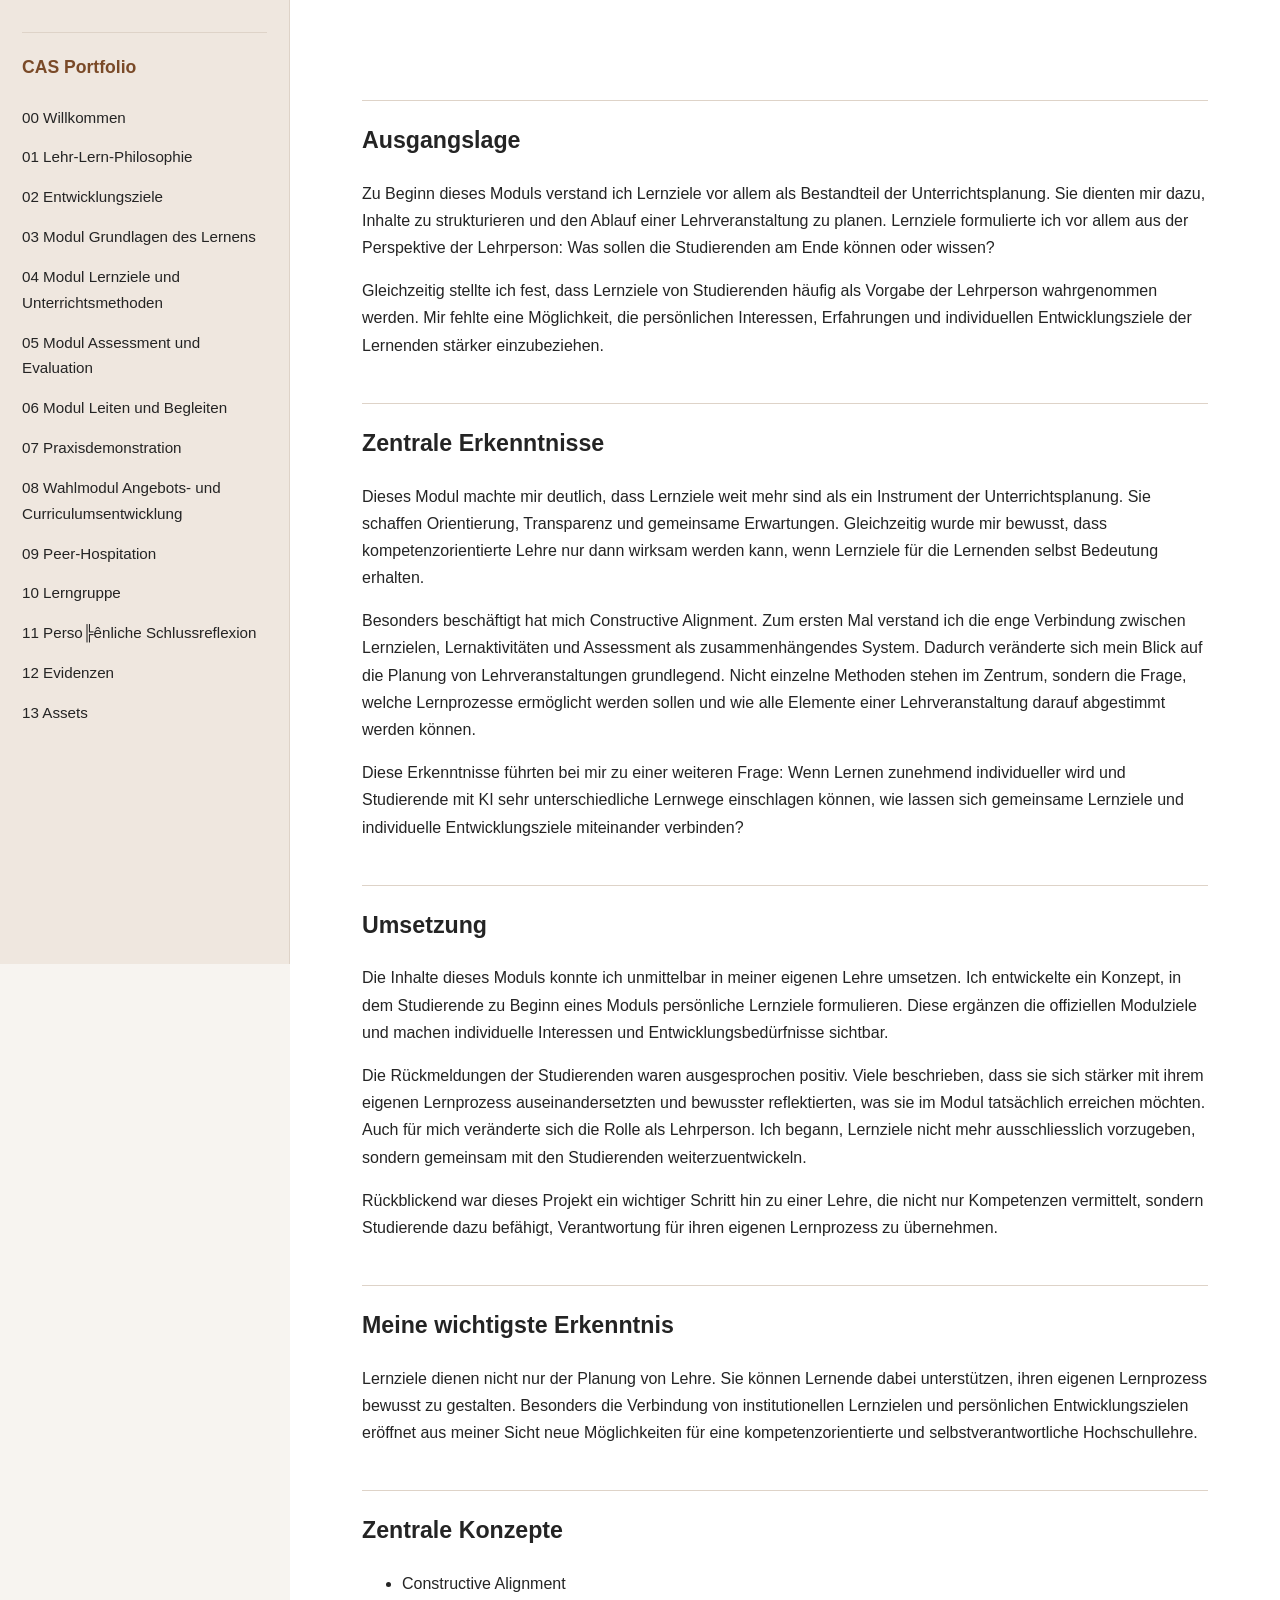
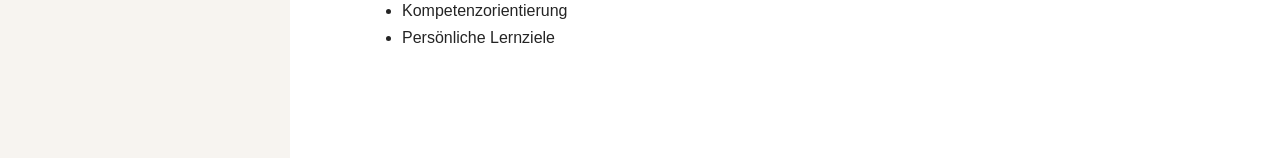
<file: 04-Modul-Lernziele-und-Unterrichtsmethoden.html>
<!doctype html>
<html lang="de">
<head>
<meta charset="utf-8">
<meta name="viewport" content="width=device-width, initial-scale=1">
<title>04 Modul Lernziele und Unterrichtsmethoden</title>
<link rel="stylesheet" href="style.css">
</head>
<body>
<div class="layout">
<nav class="sidebar">
<h2>CAS Portfolio</h2>
<a href="00-Willkommen.html">00 Willkommen</a>
<a href="01-Lehr-Lern-Philosophie.html">01 Lehr-Lern-Philosophie</a>
<a href="02-Entwicklungsziele.html">02 Entwicklungsziele</a>
<a href="03-Modul-Grundlagen-des-Lernens.html">03 Modul Grundlagen des Lernens</a>
<a href="04-Modul-Lernziele-und-Unterrichtsmethoden.html">04 Modul Lernziele und Unterrichtsmethoden</a>
<a href="05-Modul-Assessment-und-Evaluation.html">05 Modul Assessment und Evaluation</a>
<a href="06-Modul-Leiten-und-Begleiten.html">06 Modul Leiten und Begleiten</a>
<a href="07-Praxisdemonstration.html">07 Praxisdemonstration</a>
<a href="08-Wahlmodul-Angebots--und-Curriculumsentwicklung.html">08 Wahlmodul Angebots- und Curriculumsentwicklung</a>
<a href="09-Peer-Hospitation.html">09 Peer-Hospitation</a>
<a href="10-Lerngruppe.html">10 Lerngruppe</a>
<a href="11-Persoenliche-Schlussreflexion.html">11 Perso╠ênliche Schlussreflexion</a>
<a href="12-Evidenzen.html">12 Evidenzen</a>
<a href="13-Assets.html">13 Assets</a>
</nav>
<main class="content">
<h2><strong>Ausgangslage</strong></h2>
<p>Zu Beginn dieses Moduls verstand ich Lernziele vor allem als Bestandteil der Unterrichtsplanung. Sie dienten mir dazu, Inhalte zu strukturieren und den Ablauf einer Lehrveranstaltung zu planen. Lernziele formulierte ich vor allem aus der Perspektive der Lehrperson: Was sollen die Studierenden am Ende können oder wissen?</p>
<p>Gleichzeitig stellte ich fest, dass Lernziele von Studierenden häufig als Vorgabe der Lehrperson wahrgenommen werden. Mir fehlte eine Möglichkeit, die persönlichen Interessen, Erfahrungen und individuellen Entwicklungsziele der Lernenden stärker einzubeziehen.</p>
<h2><strong>Zentrale Erkenntnisse</strong></h2>
<p>Dieses Modul machte mir deutlich, dass Lernziele weit mehr sind als ein Instrument der Unterrichtsplanung. Sie schaffen Orientierung, Transparenz und gemeinsame Erwartungen. Gleichzeitig wurde mir bewusst, dass kompetenzorientierte Lehre nur dann wirksam werden kann, wenn Lernziele für die Lernenden selbst Bedeutung erhalten.</p>
<p>Besonders beschäftigt hat mich Constructive Alignment. Zum ersten Mal verstand ich die enge Verbindung zwischen Lernzielen, Lernaktivitäten und Assessment als zusammenhängendes System. Dadurch veränderte sich mein Blick auf die Planung von Lehrveranstaltungen grundlegend. Nicht einzelne Methoden stehen im Zentrum, sondern die Frage, welche Lernprozesse ermöglicht werden sollen und wie alle Elemente einer Lehrveranstaltung darauf abgestimmt werden können.</p>
<p>Diese Erkenntnisse führten bei mir zu einer weiteren Frage: Wenn Lernen zunehmend individueller wird und Studierende mit KI sehr unterschiedliche Lernwege einschlagen können, wie lassen sich gemeinsame Lernziele und individuelle Entwicklungsziele miteinander verbinden?</p>
<h2><strong>Umsetzung</strong></h2>
<p>Die Inhalte dieses Moduls konnte ich unmittelbar in meiner eigenen Lehre umsetzen. Ich entwickelte ein Konzept, in dem Studierende zu Beginn eines Moduls persönliche Lernziele formulieren. Diese ergänzen die offiziellen Modulziele und machen individuelle Interessen und Entwicklungsbedürfnisse sichtbar.</p>
<p>Die Rückmeldungen der Studierenden waren ausgesprochen positiv. Viele beschrieben, dass sie sich stärker mit ihrem eigenen Lernprozess auseinandersetzten und bewusster reflektierten, was sie im Modul tatsächlich erreichen möchten. Auch für mich veränderte sich die Rolle als Lehrperson. Ich begann, Lernziele nicht mehr ausschliesslich vorzugeben, sondern gemeinsam mit den Studierenden weiterzuentwickeln.</p>
<p>Rückblickend war dieses Projekt ein wichtiger Schritt hin zu einer Lehre, die nicht nur Kompetenzen vermittelt, sondern Studierende dazu befähigt, Verantwortung für ihren eigenen Lernprozess zu übernehmen.</p>
<h2><strong>Meine wichtigste Erkenntnis</strong></h2>
<p>Lernziele dienen nicht nur der Planung von Lehre. Sie können Lernende dabei unterstützen, ihren eigenen Lernprozess bewusst zu gestalten. Besonders die Verbindung von institutionellen Lernzielen und persönlichen Entwicklungszielen eröffnet aus meiner Sicht neue Möglichkeiten für eine kompetenzorientierte und selbstverantwortliche Hochschullehre.</p>
<h2><strong>Zentrale Konzepte</strong></h2>
<ul>
<li>Constructive Alignment</li>
<li>Kompetenzorientierung</li>
<li>Persönliche Lernziele</li>
</ul>
</main>
</div>
</body>
</html>
</file>
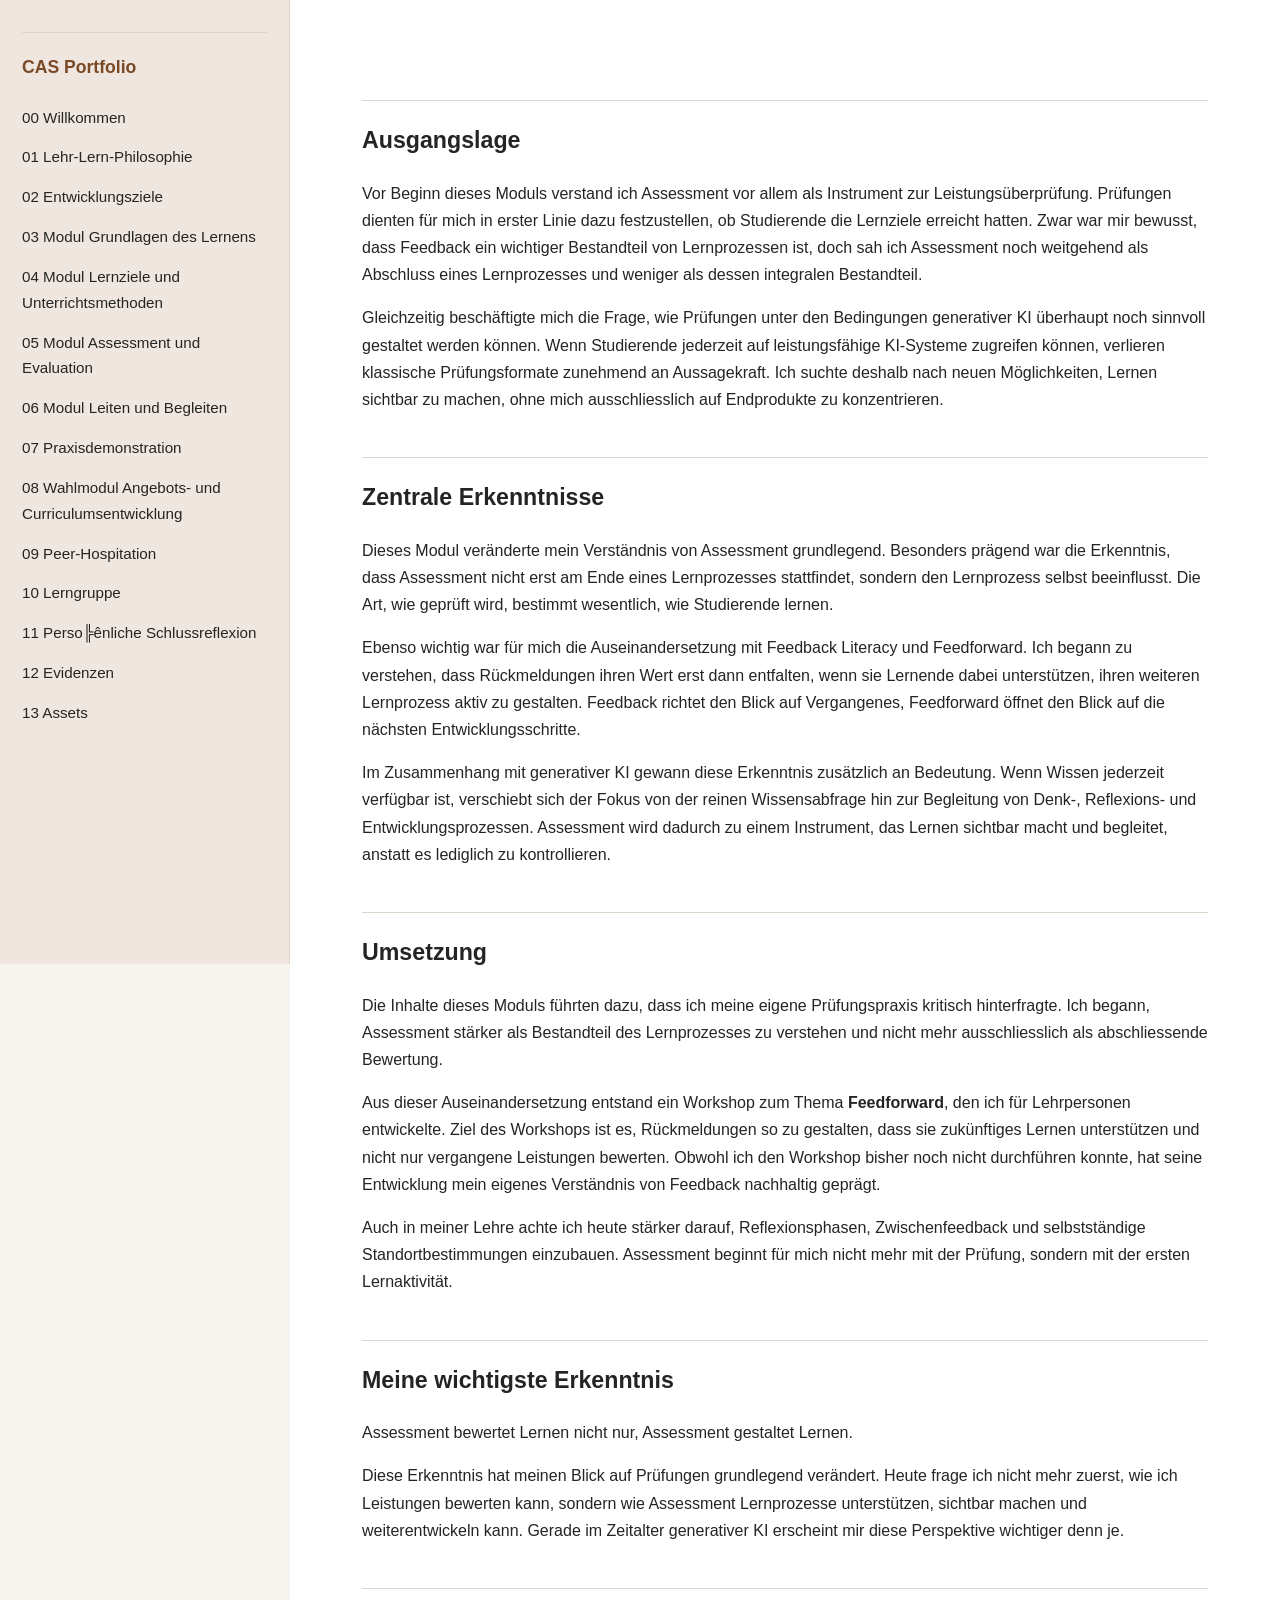
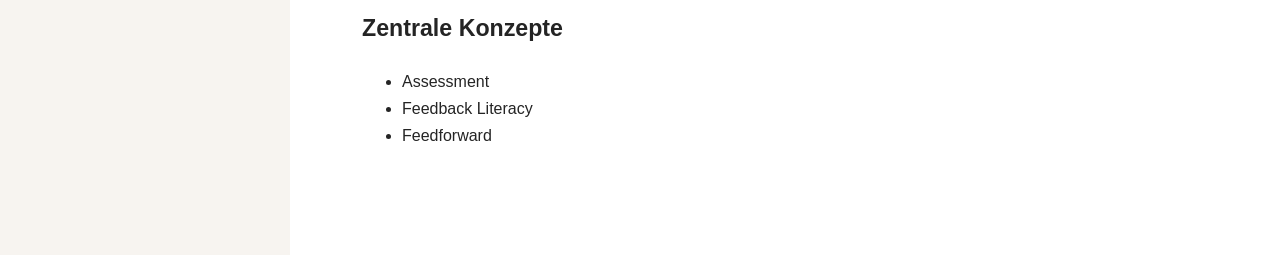
<file: 05-Modul-Assessment-und-Evaluation.html>
<!doctype html>
<html lang="de">
<head>
<meta charset="utf-8">
<meta name="viewport" content="width=device-width, initial-scale=1">
<title>05 Modul Assessment und Evaluation</title>
<link rel="stylesheet" href="style.css">
</head>
<body>
<div class="layout">
<nav class="sidebar">
<h2>CAS Portfolio</h2>
<a href="00-Willkommen.html">00 Willkommen</a>
<a href="01-Lehr-Lern-Philosophie.html">01 Lehr-Lern-Philosophie</a>
<a href="02-Entwicklungsziele.html">02 Entwicklungsziele</a>
<a href="03-Modul-Grundlagen-des-Lernens.html">03 Modul Grundlagen des Lernens</a>
<a href="04-Modul-Lernziele-und-Unterrichtsmethoden.html">04 Modul Lernziele und Unterrichtsmethoden</a>
<a href="05-Modul-Assessment-und-Evaluation.html">05 Modul Assessment und Evaluation</a>
<a href="06-Modul-Leiten-und-Begleiten.html">06 Modul Leiten und Begleiten</a>
<a href="07-Praxisdemonstration.html">07 Praxisdemonstration</a>
<a href="08-Wahlmodul-Angebots--und-Curriculumsentwicklung.html">08 Wahlmodul Angebots- und Curriculumsentwicklung</a>
<a href="09-Peer-Hospitation.html">09 Peer-Hospitation</a>
<a href="10-Lerngruppe.html">10 Lerngruppe</a>
<a href="11-Persoenliche-Schlussreflexion.html">11 Perso╠ênliche Schlussreflexion</a>
<a href="12-Evidenzen.html">12 Evidenzen</a>
<a href="13-Assets.html">13 Assets</a>
</nav>
<main class="content">
<h2><strong>Ausgangslage</strong></h2>
<p>Vor Beginn dieses Moduls verstand ich Assessment vor allem als Instrument zur Leistungsüberprüfung. Prüfungen dienten für mich in erster Linie dazu festzustellen, ob Studierende die Lernziele erreicht hatten. Zwar war mir bewusst, dass Feedback ein wichtiger Bestandteil von Lernprozessen ist, doch sah ich Assessment noch weitgehend als Abschluss eines Lernprozesses und weniger als dessen integralen Bestandteil.</p>
<p>Gleichzeitig beschäftigte mich die Frage, wie Prüfungen unter den Bedingungen generativer KI überhaupt noch sinnvoll gestaltet werden können. Wenn Studierende jederzeit auf leistungsfähige KI-Systeme zugreifen können, verlieren klassische Prüfungsformate zunehmend an Aussagekraft. Ich suchte deshalb nach neuen Möglichkeiten, Lernen sichtbar zu machen, ohne mich ausschliesslich auf Endprodukte zu konzentrieren.</p>
<h2><strong>Zentrale Erkenntnisse</strong></h2>
<p>Dieses Modul veränderte mein Verständnis von Assessment grundlegend. Besonders prägend war die Erkenntnis, dass Assessment nicht erst am Ende eines Lernprozesses stattfindet, sondern den Lernprozess selbst beeinflusst. Die Art, wie geprüft wird, bestimmt wesentlich, wie Studierende lernen.</p>
<p>Ebenso wichtig war für mich die Auseinandersetzung mit Feedback Literacy und Feedforward. Ich begann zu verstehen, dass Rückmeldungen ihren Wert erst dann entfalten, wenn sie Lernende dabei unterstützen, ihren weiteren Lernprozess aktiv zu gestalten. Feedback richtet den Blick auf Vergangenes, Feedforward öffnet den Blick auf die nächsten Entwicklungsschritte.</p>
<p>Im Zusammenhang mit generativer KI gewann diese Erkenntnis zusätzlich an Bedeutung. Wenn Wissen jederzeit verfügbar ist, verschiebt sich der Fokus von der reinen Wissensabfrage hin zur Begleitung von Denk-, Reflexions- und Entwicklungsprozessen. Assessment wird dadurch zu einem Instrument, das Lernen sichtbar macht und begleitet, anstatt es lediglich zu kontrollieren.</p>
<h2><strong>Umsetzung</strong></h2>
<p>Die Inhalte dieses Moduls führten dazu, dass ich meine eigene Prüfungspraxis kritisch hinterfragte. Ich begann, Assessment stärker als Bestandteil des Lernprozesses zu verstehen und nicht mehr ausschliesslich als abschliessende Bewertung.</p>
<p>Aus dieser Auseinandersetzung entstand ein Workshop zum Thema <strong>Feedforward</strong>, den ich für Lehrpersonen entwickelte. Ziel des Workshops ist es, Rückmeldungen so zu gestalten, dass sie zukünftiges Lernen unterstützen und nicht nur vergangene Leistungen bewerten. Obwohl ich den Workshop bisher noch nicht durchführen konnte, hat seine Entwicklung mein eigenes Verständnis von Feedback nachhaltig geprägt.</p>
<p>Auch in meiner Lehre achte ich heute stärker darauf, Reflexionsphasen, Zwischenfeedback und selbstständige Standortbestimmungen einzubauen. Assessment beginnt für mich nicht mehr mit der Prüfung, sondern mit der ersten Lernaktivität.</p>
<h2>Meine wichtigste Erkenntnis</h2>
<p>Assessment bewertet Lernen nicht nur, Assessment gestaltet Lernen.</p>
<p>Diese Erkenntnis hat meinen Blick auf Prüfungen grundlegend verändert. Heute frage ich nicht mehr zuerst, wie ich Leistungen bewerten kann, sondern wie Assessment Lernprozesse unterstützen, sichtbar machen und weiterentwickeln kann. Gerade im Zeitalter generativer KI erscheint mir diese Perspektive wichtiger denn je.</p>
<h2><strong>Zentrale Konzepte</strong></h2>
<ul>
<li>Assessment</li>
<li>Feedback Literacy</li>
<li>Feedforward</li>
</ul>
</main>
</div>
</body>
</html>
</file>
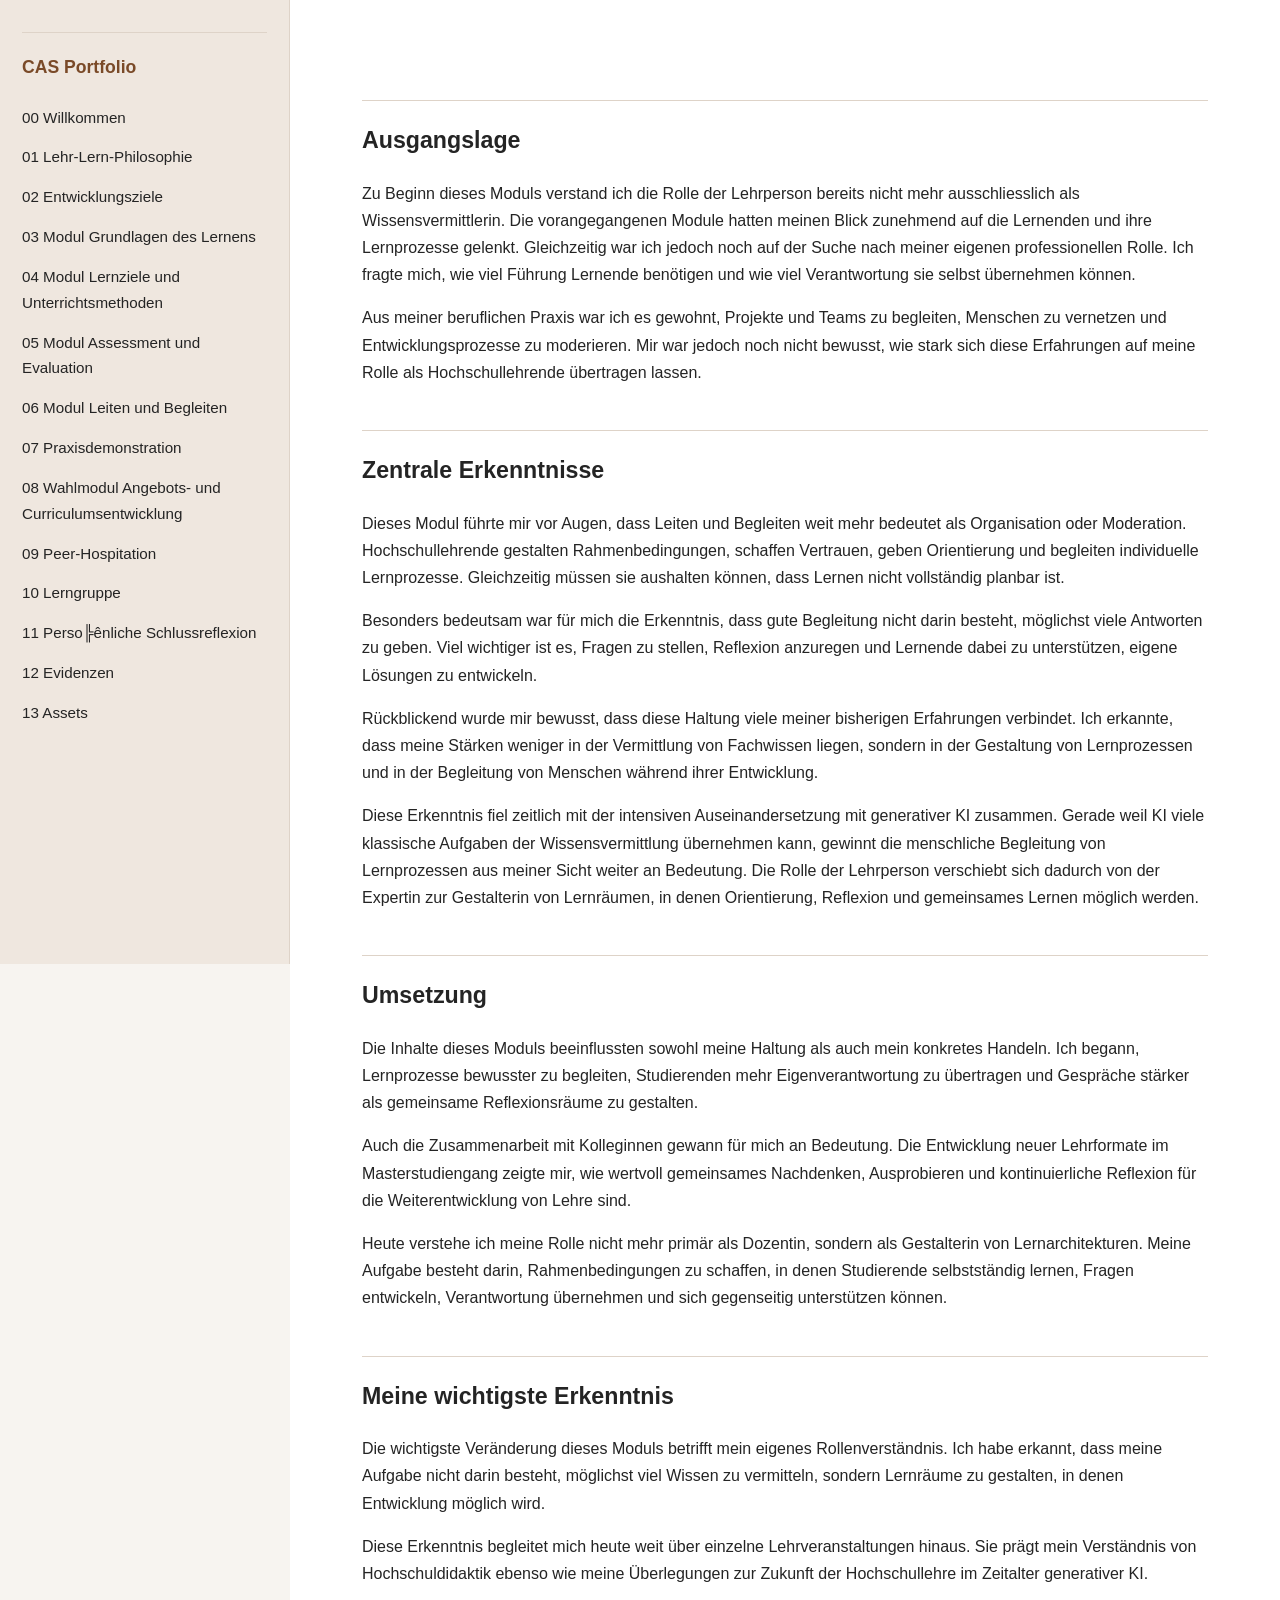
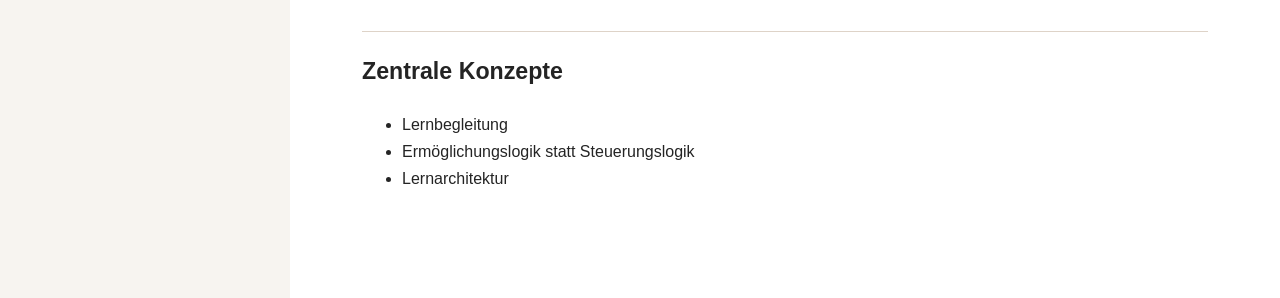
<file: 06-Modul-Leiten-und-Begleiten.html>
<!doctype html>
<html lang="de">
<head>
<meta charset="utf-8">
<meta name="viewport" content="width=device-width, initial-scale=1">
<title>06 Modul Leiten und Begleiten</title>
<link rel="stylesheet" href="style.css">
</head>
<body>
<div class="layout">
<nav class="sidebar">
<h2>CAS Portfolio</h2>
<a href="00-Willkommen.html">00 Willkommen</a>
<a href="01-Lehr-Lern-Philosophie.html">01 Lehr-Lern-Philosophie</a>
<a href="02-Entwicklungsziele.html">02 Entwicklungsziele</a>
<a href="03-Modul-Grundlagen-des-Lernens.html">03 Modul Grundlagen des Lernens</a>
<a href="04-Modul-Lernziele-und-Unterrichtsmethoden.html">04 Modul Lernziele und Unterrichtsmethoden</a>
<a href="05-Modul-Assessment-und-Evaluation.html">05 Modul Assessment und Evaluation</a>
<a href="06-Modul-Leiten-und-Begleiten.html">06 Modul Leiten und Begleiten</a>
<a href="07-Praxisdemonstration.html">07 Praxisdemonstration</a>
<a href="08-Wahlmodul-Angebots--und-Curriculumsentwicklung.html">08 Wahlmodul Angebots- und Curriculumsentwicklung</a>
<a href="09-Peer-Hospitation.html">09 Peer-Hospitation</a>
<a href="10-Lerngruppe.html">10 Lerngruppe</a>
<a href="11-Persoenliche-Schlussreflexion.html">11 Perso╠ênliche Schlussreflexion</a>
<a href="12-Evidenzen.html">12 Evidenzen</a>
<a href="13-Assets.html">13 Assets</a>
</nav>
<main class="content">
<h2><strong>Ausgangslage</strong></h2>
<p>Zu Beginn dieses Moduls verstand ich die Rolle der Lehrperson bereits nicht mehr ausschliesslich als Wissensvermittlerin. Die vorangegangenen Module hatten meinen Blick zunehmend auf die Lernenden und ihre Lernprozesse gelenkt. Gleichzeitig war ich jedoch noch auf der Suche nach meiner eigenen professionellen Rolle. Ich fragte mich, wie viel Führung Lernende benötigen und wie viel Verantwortung sie selbst übernehmen können.</p>
<p>Aus meiner beruflichen Praxis war ich es gewohnt, Projekte und Teams zu begleiten, Menschen zu vernetzen und Entwicklungsprozesse zu moderieren. Mir war jedoch noch nicht bewusst, wie stark sich diese Erfahrungen auf meine Rolle als Hochschullehrende übertragen lassen.</p>
<h2><strong>Zentrale Erkenntnisse</strong></h2>
<p>Dieses Modul führte mir vor Augen, dass Leiten und Begleiten weit mehr bedeutet als Organisation oder Moderation. Hochschullehrende gestalten Rahmenbedingungen, schaffen Vertrauen, geben Orientierung und begleiten individuelle Lernprozesse. Gleichzeitig müssen sie aushalten können, dass Lernen nicht vollständig planbar ist.</p>
<p>Besonders bedeutsam war für mich die Erkenntnis, dass gute Begleitung nicht darin besteht, möglichst viele Antworten zu geben. Viel wichtiger ist es, Fragen zu stellen, Reflexion anzuregen und Lernende dabei zu unterstützen, eigene Lösungen zu entwickeln.</p>
<p>Rückblickend wurde mir bewusst, dass diese Haltung viele meiner bisherigen Erfahrungen verbindet. Ich erkannte, dass meine Stärken weniger in der Vermittlung von Fachwissen liegen, sondern in der Gestaltung von Lernprozessen und in der Begleitung von Menschen während ihrer Entwicklung.</p>
<p>Diese Erkenntnis fiel zeitlich mit der intensiven Auseinandersetzung mit generativer KI zusammen. Gerade weil KI viele klassische Aufgaben der Wissensvermittlung übernehmen kann, gewinnt die menschliche Begleitung von Lernprozessen aus meiner Sicht weiter an Bedeutung. Die Rolle der Lehrperson verschiebt sich dadurch von der Expertin zur Gestalterin von Lernräumen, in denen Orientierung, Reflexion und gemeinsames Lernen möglich werden.</p>
<h2><strong>Umsetzung</strong></h2>
<p>Die Inhalte dieses Moduls beeinflussten sowohl meine Haltung als auch mein konkretes Handeln. Ich begann, Lernprozesse bewusster zu begleiten, Studierenden mehr Eigenverantwortung zu übertragen und Gespräche stärker als gemeinsame Reflexionsräume zu gestalten.</p>
<p>Auch die Zusammenarbeit mit Kolleginnen gewann für mich an Bedeutung. Die Entwicklung neuer Lehrformate im Masterstudiengang zeigte mir, wie wertvoll gemeinsames Nachdenken, Ausprobieren und kontinuierliche Reflexion für die Weiterentwicklung von Lehre sind.</p>
<p>Heute verstehe ich meine Rolle nicht mehr primär als Dozentin, sondern als Gestalterin von Lernarchitekturen. Meine Aufgabe besteht darin, Rahmenbedingungen zu schaffen, in denen Studierende selbstständig lernen, Fragen entwickeln, Verantwortung übernehmen und sich gegenseitig unterstützen können.</p>
<h2><strong>Meine wichtigste Erkenntnis</strong></h2>
<p>Die wichtigste Veränderung dieses Moduls betrifft mein eigenes Rollenverständnis. Ich habe erkannt, dass meine Aufgabe nicht darin besteht, möglichst viel Wissen zu vermitteln, sondern Lernräume zu gestalten, in denen Entwicklung möglich wird.</p>
<p>Diese Erkenntnis begleitet mich heute weit über einzelne Lehrveranstaltungen hinaus. Sie prägt mein Verständnis von Hochschuldidaktik ebenso wie meine Überlegungen zur Zukunft der Hochschullehre im Zeitalter generativer KI.</p>
<h2><strong>Zentrale Konzepte</strong></h2>
<ul>
<li>Lernbegleitung</li>
<li>Ermöglichungslogik statt Steuerungslogik</li>
<li>Lernarchitektur</li>
</ul>
</main>
</div>
</body>
</html>
</file>
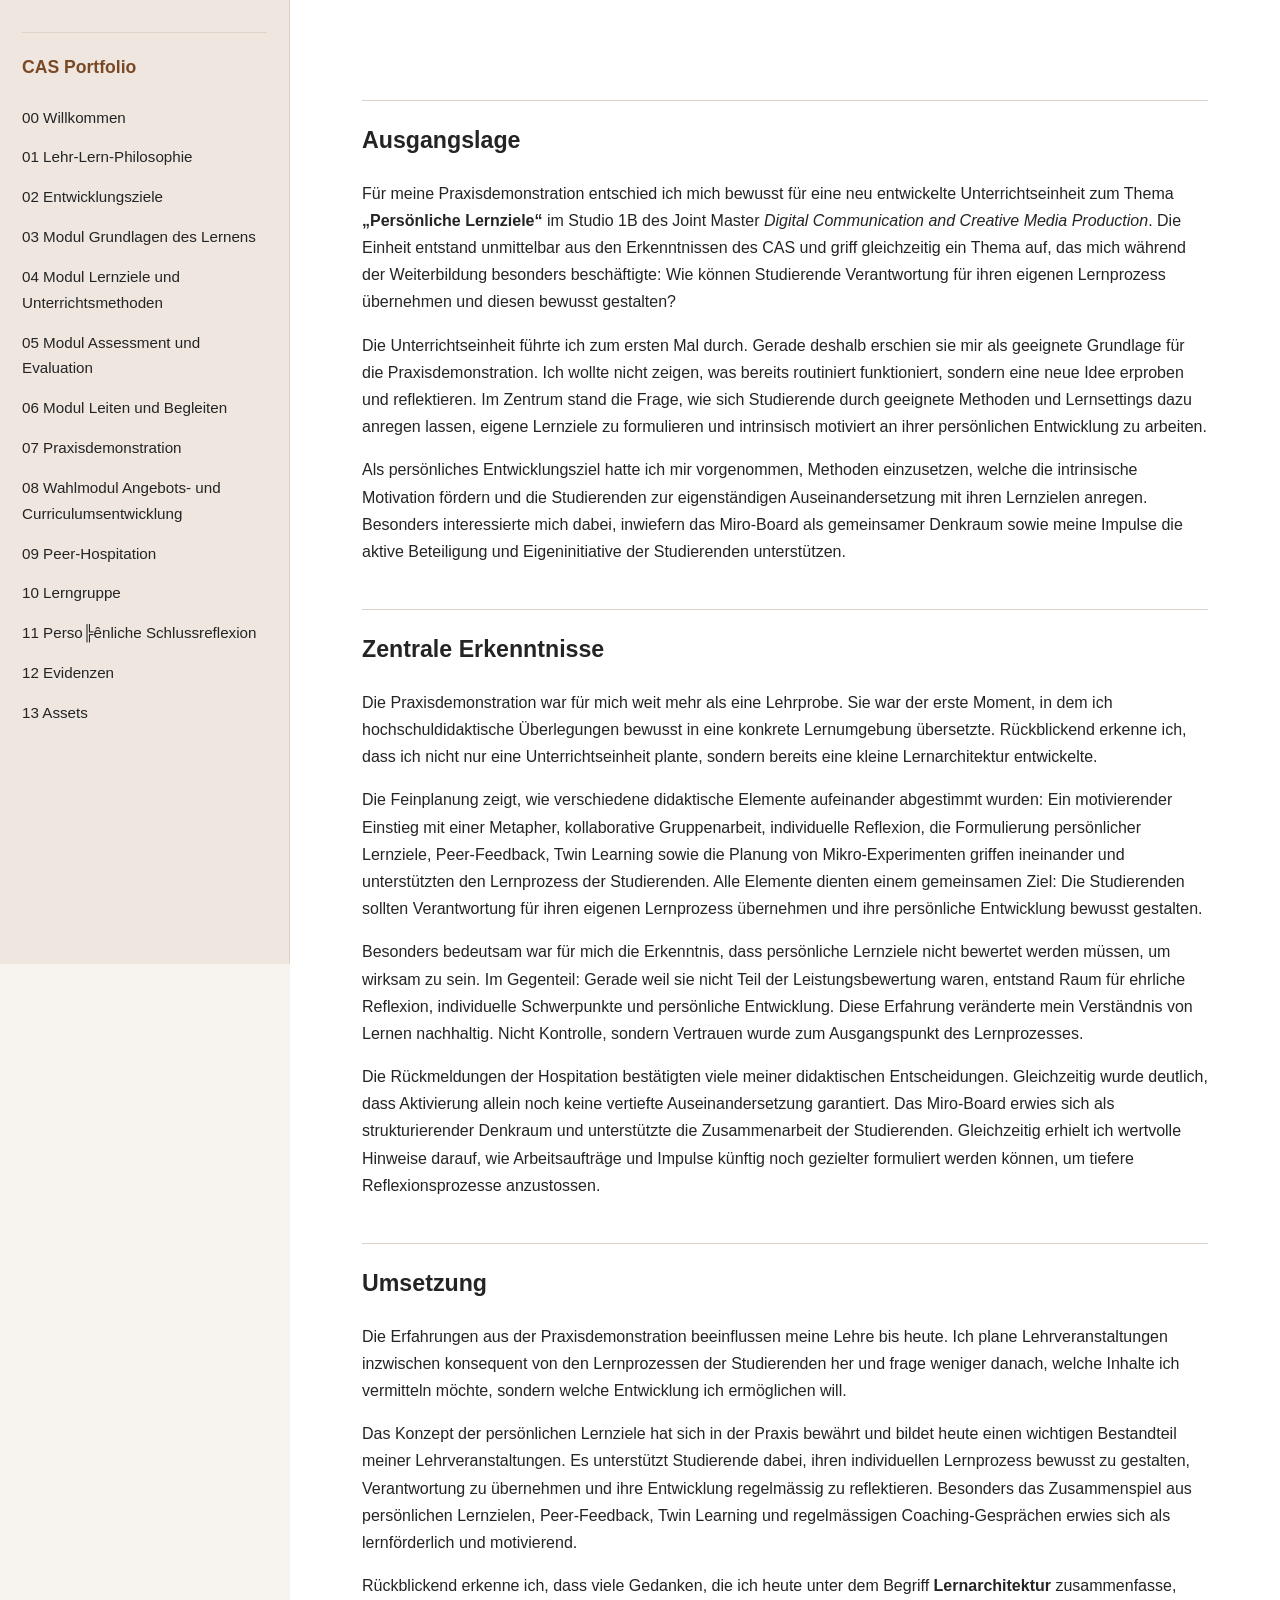
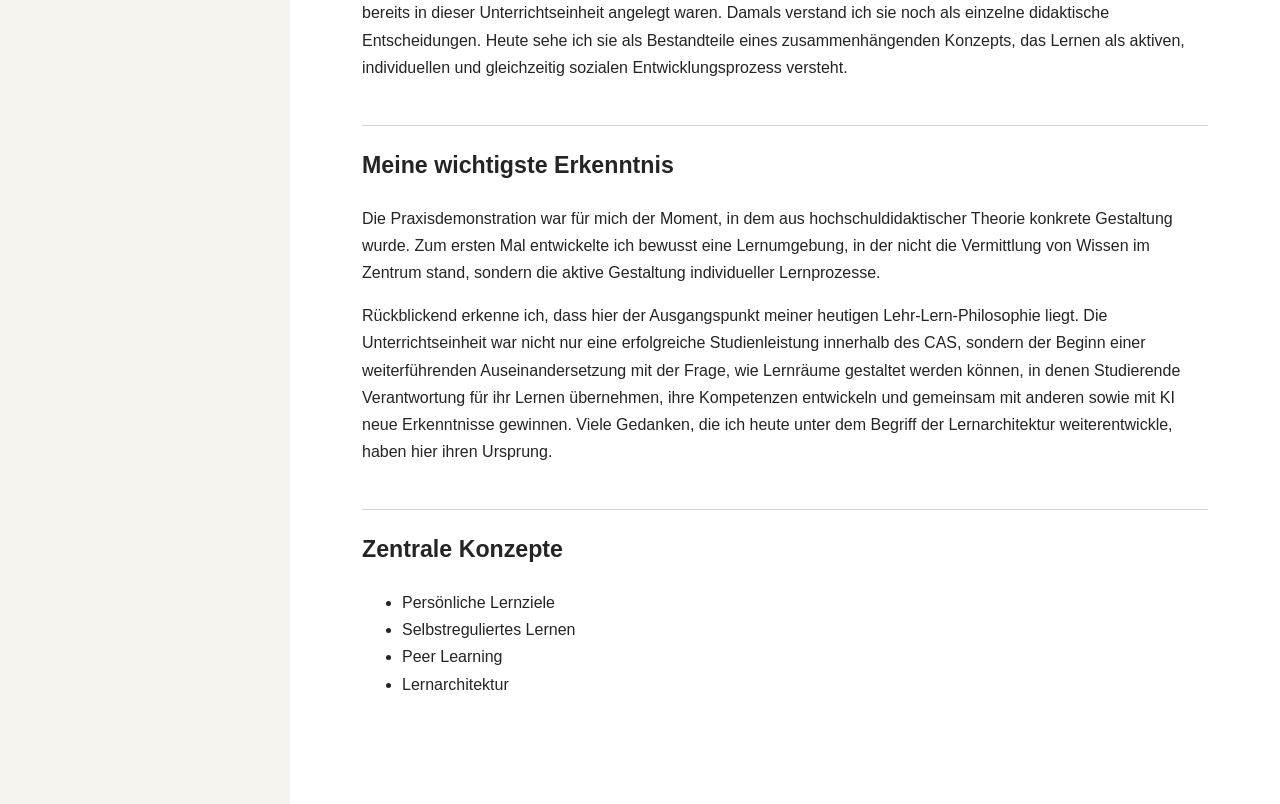
<file: 07-Praxisdemonstration.html>
<!doctype html>
<html lang="de">
<head>
<meta charset="utf-8">
<meta name="viewport" content="width=device-width, initial-scale=1">
<title>07 Praxisdemonstration</title>
<link rel="stylesheet" href="style.css">
</head>
<body>
<div class="layout">
<nav class="sidebar">
<h2>CAS Portfolio</h2>
<a href="00-Willkommen.html">00 Willkommen</a>
<a href="01-Lehr-Lern-Philosophie.html">01 Lehr-Lern-Philosophie</a>
<a href="02-Entwicklungsziele.html">02 Entwicklungsziele</a>
<a href="03-Modul-Grundlagen-des-Lernens.html">03 Modul Grundlagen des Lernens</a>
<a href="04-Modul-Lernziele-und-Unterrichtsmethoden.html">04 Modul Lernziele und Unterrichtsmethoden</a>
<a href="05-Modul-Assessment-und-Evaluation.html">05 Modul Assessment und Evaluation</a>
<a href="06-Modul-Leiten-und-Begleiten.html">06 Modul Leiten und Begleiten</a>
<a href="07-Praxisdemonstration.html">07 Praxisdemonstration</a>
<a href="08-Wahlmodul-Angebots--und-Curriculumsentwicklung.html">08 Wahlmodul Angebots- und Curriculumsentwicklung</a>
<a href="09-Peer-Hospitation.html">09 Peer-Hospitation</a>
<a href="10-Lerngruppe.html">10 Lerngruppe</a>
<a href="11-Persoenliche-Schlussreflexion.html">11 Perso╠ênliche Schlussreflexion</a>
<a href="12-Evidenzen.html">12 Evidenzen</a>
<a href="13-Assets.html">13 Assets</a>
</nav>
<main class="content">
<h2><strong>Ausgangslage</strong></h2>
<p>Für meine Praxisdemonstration entschied ich mich bewusst für eine neu entwickelte Unterrichtseinheit zum Thema <strong>„Persönliche Lernziele“</strong> im Studio 1B des Joint Master <em>Digital Communication and Creative Media Production</em>. Die Einheit entstand unmittelbar aus den Erkenntnissen des CAS und griff gleichzeitig ein Thema auf, das mich während der Weiterbildung besonders beschäftigte: Wie können Studierende Verantwortung für ihren eigenen Lernprozess übernehmen und diesen bewusst gestalten?</p>
<p>Die Unterrichtseinheit führte ich zum ersten Mal durch. Gerade deshalb erschien sie mir als geeignete Grundlage für die Praxisdemonstration. Ich wollte nicht zeigen, was bereits routiniert funktioniert, sondern eine neue Idee erproben und reflektieren. Im Zentrum stand die Frage, wie sich Studierende durch geeignete Methoden und Lernsettings dazu anregen lassen, eigene Lernziele zu formulieren und intrinsisch motiviert an ihrer persönlichen Entwicklung zu arbeiten.</p>
<p>Als persönliches Entwicklungsziel hatte ich mir vorgenommen, Methoden einzusetzen, welche die intrinsische Motivation fördern und die Studierenden zur eigenständigen Auseinandersetzung mit ihren Lernzielen anregen. Besonders interessierte mich dabei, inwiefern das Miro-Board als gemeinsamer Denkraum sowie meine Impulse die aktive Beteiligung und Eigeninitiative der Studierenden unterstützen.</p>
<h2><strong>Zentrale Erkenntnisse</strong></h2>
<p>Die Praxisdemonstration war für mich weit mehr als eine Lehrprobe. Sie war der erste Moment, in dem ich hochschuldidaktische Überlegungen bewusst in eine konkrete Lernumgebung übersetzte. Rückblickend erkenne ich, dass ich nicht nur eine Unterrichtseinheit plante, sondern bereits eine kleine Lernarchitektur entwickelte.</p>
<p>Die Feinplanung zeigt, wie verschiedene didaktische Elemente aufeinander abgestimmt wurden: Ein motivierender Einstieg mit einer Metapher, kollaborative Gruppenarbeit, individuelle Reflexion, die Formulierung persönlicher Lernziele, Peer-Feedback, Twin Learning sowie die Planung von Mikro-Experimenten griffen ineinander und unterstützten den Lernprozess der Studierenden. Alle Elemente dienten einem gemeinsamen Ziel: Die Studierenden sollten Verantwortung für ihren eigenen Lernprozess übernehmen und ihre persönliche Entwicklung bewusst gestalten.</p>
<p>Besonders bedeutsam war für mich die Erkenntnis, dass persönliche Lernziele nicht bewertet werden müssen, um wirksam zu sein. Im Gegenteil: Gerade weil sie nicht Teil der Leistungsbewertung waren, entstand Raum für ehrliche Reflexion, individuelle Schwerpunkte und persönliche Entwicklung. Diese Erfahrung veränderte mein Verständnis von Lernen nachhaltig. Nicht Kontrolle, sondern Vertrauen wurde zum Ausgangspunkt des Lernprozesses.</p>
<p>Die Rückmeldungen der Hospitation bestätigten viele meiner didaktischen Entscheidungen. Gleichzeitig wurde deutlich, dass Aktivierung allein noch keine vertiefte Auseinandersetzung garantiert. Das Miro-Board erwies sich als strukturierender Denkraum und unterstützte die Zusammenarbeit der Studierenden. Gleichzeitig erhielt ich wertvolle Hinweise darauf, wie Arbeitsaufträge und Impulse künftig noch gezielter formuliert werden können, um tiefere Reflexionsprozesse anzustossen.</p>
<h2><strong>Umsetzung</strong></h2>
<p>Die Erfahrungen aus der Praxisdemonstration beeinflussen meine Lehre bis heute. Ich plane Lehrveranstaltungen inzwischen konsequent von den Lernprozessen der Studierenden her und frage weniger danach, welche Inhalte ich vermitteln möchte, sondern welche Entwicklung ich ermöglichen will.</p>
<p>Das Konzept der persönlichen Lernziele hat sich in der Praxis bewährt und bildet heute einen wichtigen Bestandteil meiner Lehrveranstaltungen. Es unterstützt Studierende dabei, ihren individuellen Lernprozess bewusst zu gestalten, Verantwortung zu übernehmen und ihre Entwicklung regelmässig zu reflektieren. Besonders das Zusammenspiel aus persönlichen Lernzielen, Peer-Feedback, Twin Learning und regelmässigen Coaching-Gesprächen erwies sich als lernförderlich und motivierend.</p>
<p>Rückblickend erkenne ich, dass viele Gedanken, die ich heute unter dem Begriff <strong>Lernarchitektur</strong> zusammenfasse, bereits in dieser Unterrichtseinheit angelegt waren. Damals verstand ich sie noch als einzelne didaktische Entscheidungen. Heute sehe ich sie als Bestandteile eines zusammenhängenden Konzepts, das Lernen als aktiven, individuellen und gleichzeitig sozialen Entwicklungsprozess versteht.</p>
<h2><strong>Meine wichtigste Erkenntnis</strong></h2>
<p>Die Praxisdemonstration war für mich der Moment, in dem aus hochschuldidaktischer Theorie konkrete Gestaltung wurde. Zum ersten Mal entwickelte ich bewusst eine Lernumgebung, in der nicht die Vermittlung von Wissen im Zentrum stand, sondern die aktive Gestaltung individueller Lernprozesse.</p>
<p>Rückblickend erkenne ich, dass hier der Ausgangspunkt meiner heutigen Lehr-Lern-Philosophie liegt. Die Unterrichtseinheit war nicht nur eine erfolgreiche Studienleistung innerhalb des CAS, sondern der Beginn einer weiterführenden Auseinandersetzung mit der Frage, wie Lernräume gestaltet werden können, in denen Studierende Verantwortung für ihr Lernen übernehmen, ihre Kompetenzen entwickeln und gemeinsam mit anderen sowie mit KI neue Erkenntnisse gewinnen. Viele Gedanken, die ich heute unter dem Begriff der Lernarchitektur weiterentwickle, haben hier ihren Ursprung.</p>
<h2><strong>Zentrale Konzepte</strong></h2>
<ul>
<li>Persönliche Lernziele</li>
<li>Selbstreguliertes Lernen</li>
<li>Peer Learning</li>
<li>Lernarchitektur</li>
</ul>
</main>
</div>
</body>
</html>
</file>
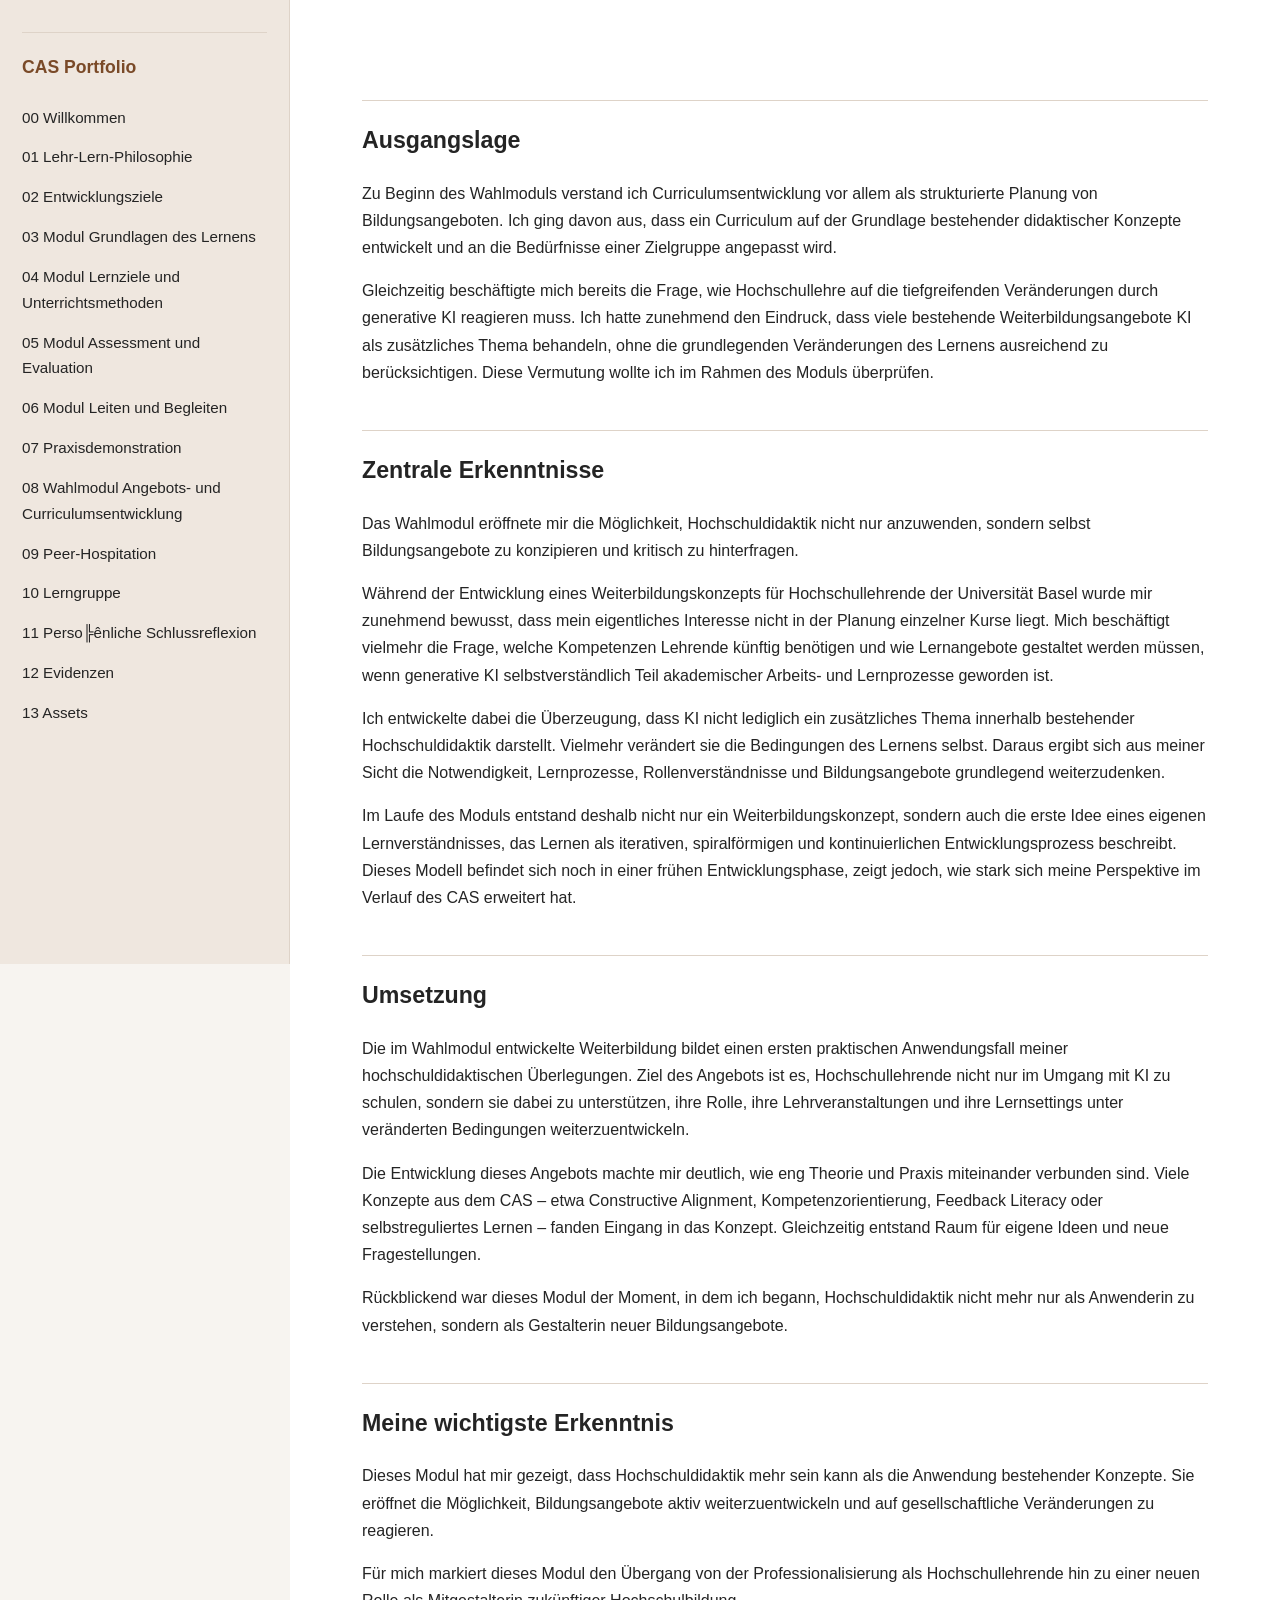
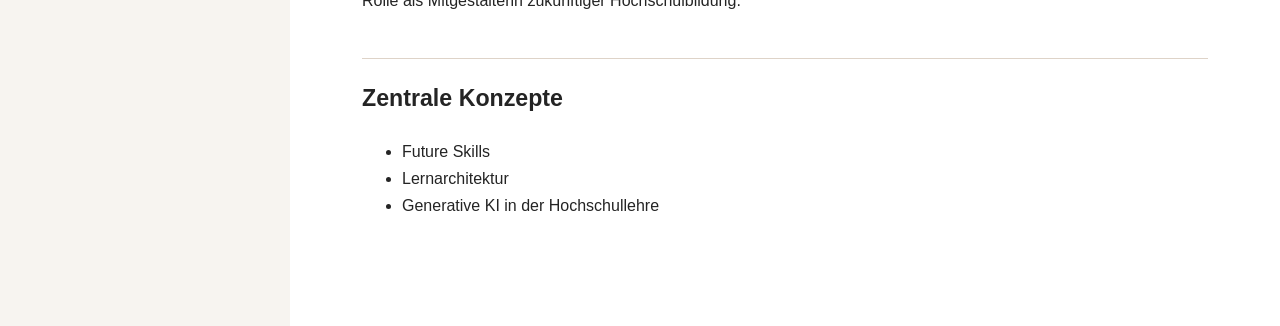
<file: 08-Wahlmodul-Angebots--und-Curriculumsentwicklung.html>
<!doctype html>
<html lang="de">
<head>
<meta charset="utf-8">
<meta name="viewport" content="width=device-width, initial-scale=1">
<title>08 Wahlmodul Angebots- und Curriculumsentwicklung</title>
<link rel="stylesheet" href="style.css">
</head>
<body>
<div class="layout">
<nav class="sidebar">
<h2>CAS Portfolio</h2>
<a href="00-Willkommen.html">00 Willkommen</a>
<a href="01-Lehr-Lern-Philosophie.html">01 Lehr-Lern-Philosophie</a>
<a href="02-Entwicklungsziele.html">02 Entwicklungsziele</a>
<a href="03-Modul-Grundlagen-des-Lernens.html">03 Modul Grundlagen des Lernens</a>
<a href="04-Modul-Lernziele-und-Unterrichtsmethoden.html">04 Modul Lernziele und Unterrichtsmethoden</a>
<a href="05-Modul-Assessment-und-Evaluation.html">05 Modul Assessment und Evaluation</a>
<a href="06-Modul-Leiten-und-Begleiten.html">06 Modul Leiten und Begleiten</a>
<a href="07-Praxisdemonstration.html">07 Praxisdemonstration</a>
<a href="08-Wahlmodul-Angebots--und-Curriculumsentwicklung.html">08 Wahlmodul Angebots- und Curriculumsentwicklung</a>
<a href="09-Peer-Hospitation.html">09 Peer-Hospitation</a>
<a href="10-Lerngruppe.html">10 Lerngruppe</a>
<a href="11-Persoenliche-Schlussreflexion.html">11 Perso╠ênliche Schlussreflexion</a>
<a href="12-Evidenzen.html">12 Evidenzen</a>
<a href="13-Assets.html">13 Assets</a>
</nav>
<main class="content">
<h2><strong>Ausgangslage</strong></h2>
<p>Zu Beginn des Wahlmoduls verstand ich Curriculumsentwicklung vor allem als strukturierte Planung von Bildungsangeboten. Ich ging davon aus, dass ein Curriculum auf der Grundlage bestehender didaktischer Konzepte entwickelt und an die Bedürfnisse einer Zielgruppe angepasst wird.</p>
<p>Gleichzeitig beschäftigte mich bereits die Frage, wie Hochschullehre auf die tiefgreifenden Veränderungen durch generative KI reagieren muss. Ich hatte zunehmend den Eindruck, dass viele bestehende Weiterbildungsangebote KI als zusätzliches Thema behandeln, ohne die grundlegenden Veränderungen des Lernens ausreichend zu berücksichtigen. Diese Vermutung wollte ich im Rahmen des Moduls überprüfen.</p>
<h2><strong>Zentrale Erkenntnisse</strong></h2>
<p>Das Wahlmodul eröffnete mir die Möglichkeit, Hochschuldidaktik nicht nur anzuwenden, sondern selbst Bildungsangebote zu konzipieren und kritisch zu hinterfragen.</p>
<p>Während der Entwicklung eines Weiterbildungskonzepts für Hochschullehrende der Universität Basel wurde mir zunehmend bewusst, dass mein eigentliches Interesse nicht in der Planung einzelner Kurse liegt. Mich beschäftigt vielmehr die Frage, welche Kompetenzen Lehrende künftig benötigen und wie Lernangebote gestaltet werden müssen, wenn generative KI selbstverständlich Teil akademischer Arbeits- und Lernprozesse geworden ist.</p>
<p>Ich entwickelte dabei die Überzeugung, dass KI nicht lediglich ein zusätzliches Thema innerhalb bestehender Hochschuldidaktik darstellt. Vielmehr verändert sie die Bedingungen des Lernens selbst. Daraus ergibt sich aus meiner Sicht die Notwendigkeit, Lernprozesse, Rollenverständnisse und Bildungsangebote grundlegend weiterzudenken.</p>
<p>Im Laufe des Moduls entstand deshalb nicht nur ein Weiterbildungskonzept, sondern auch die erste Idee eines eigenen Lernverständnisses, das Lernen als iterativen, spiralförmigen und kontinuierlichen Entwicklungsprozess beschreibt. Dieses Modell befindet sich noch in einer frühen Entwicklungsphase, zeigt jedoch, wie stark sich meine Perspektive im Verlauf des CAS erweitert hat.</p>
<h2><strong>Umsetzung</strong></h2>
<p>Die im Wahlmodul entwickelte Weiterbildung bildet einen ersten praktischen Anwendungsfall meiner hochschuldidaktischen Überlegungen. Ziel des Angebots ist es, Hochschullehrende nicht nur im Umgang mit KI zu schulen, sondern sie dabei zu unterstützen, ihre Rolle, ihre Lehrveranstaltungen und ihre Lernsettings unter veränderten Bedingungen weiterzuentwickeln.</p>
<p>Die Entwicklung dieses Angebots machte mir deutlich, wie eng Theorie und Praxis miteinander verbunden sind. Viele Konzepte aus dem CAS – etwa Constructive Alignment, Kompetenzorientierung, Feedback Literacy oder selbstreguliertes Lernen – fanden Eingang in das Konzept. Gleichzeitig entstand Raum für eigene Ideen und neue Fragestellungen.</p>
<p>Rückblickend war dieses Modul der Moment, in dem ich begann, Hochschuldidaktik nicht mehr nur als Anwenderin zu verstehen, sondern als Gestalterin neuer Bildungsangebote.</p>
<h2><strong>Meine wichtigste Erkenntnis</strong></h2>
<p>Dieses Modul hat mir gezeigt, dass Hochschuldidaktik mehr sein kann als die Anwendung bestehender Konzepte. Sie eröffnet die Möglichkeit, Bildungsangebote aktiv weiterzuentwickeln und auf gesellschaftliche Veränderungen zu reagieren.</p>
<p>Für mich markiert dieses Modul den Übergang von der Professionalisierung als Hochschullehrende hin zu einer neuen Rolle als Mitgestalterin zukünftiger Hochschulbildung.</p>
<h2><strong>Zentrale Konzepte</strong></h2>
<ul>
<li>Future Skills</li>
<li>Lernarchitektur</li>
<li>Generative KI in der Hochschullehre</li>
</ul>
</main>
</div>
</body>
</html>
</file>
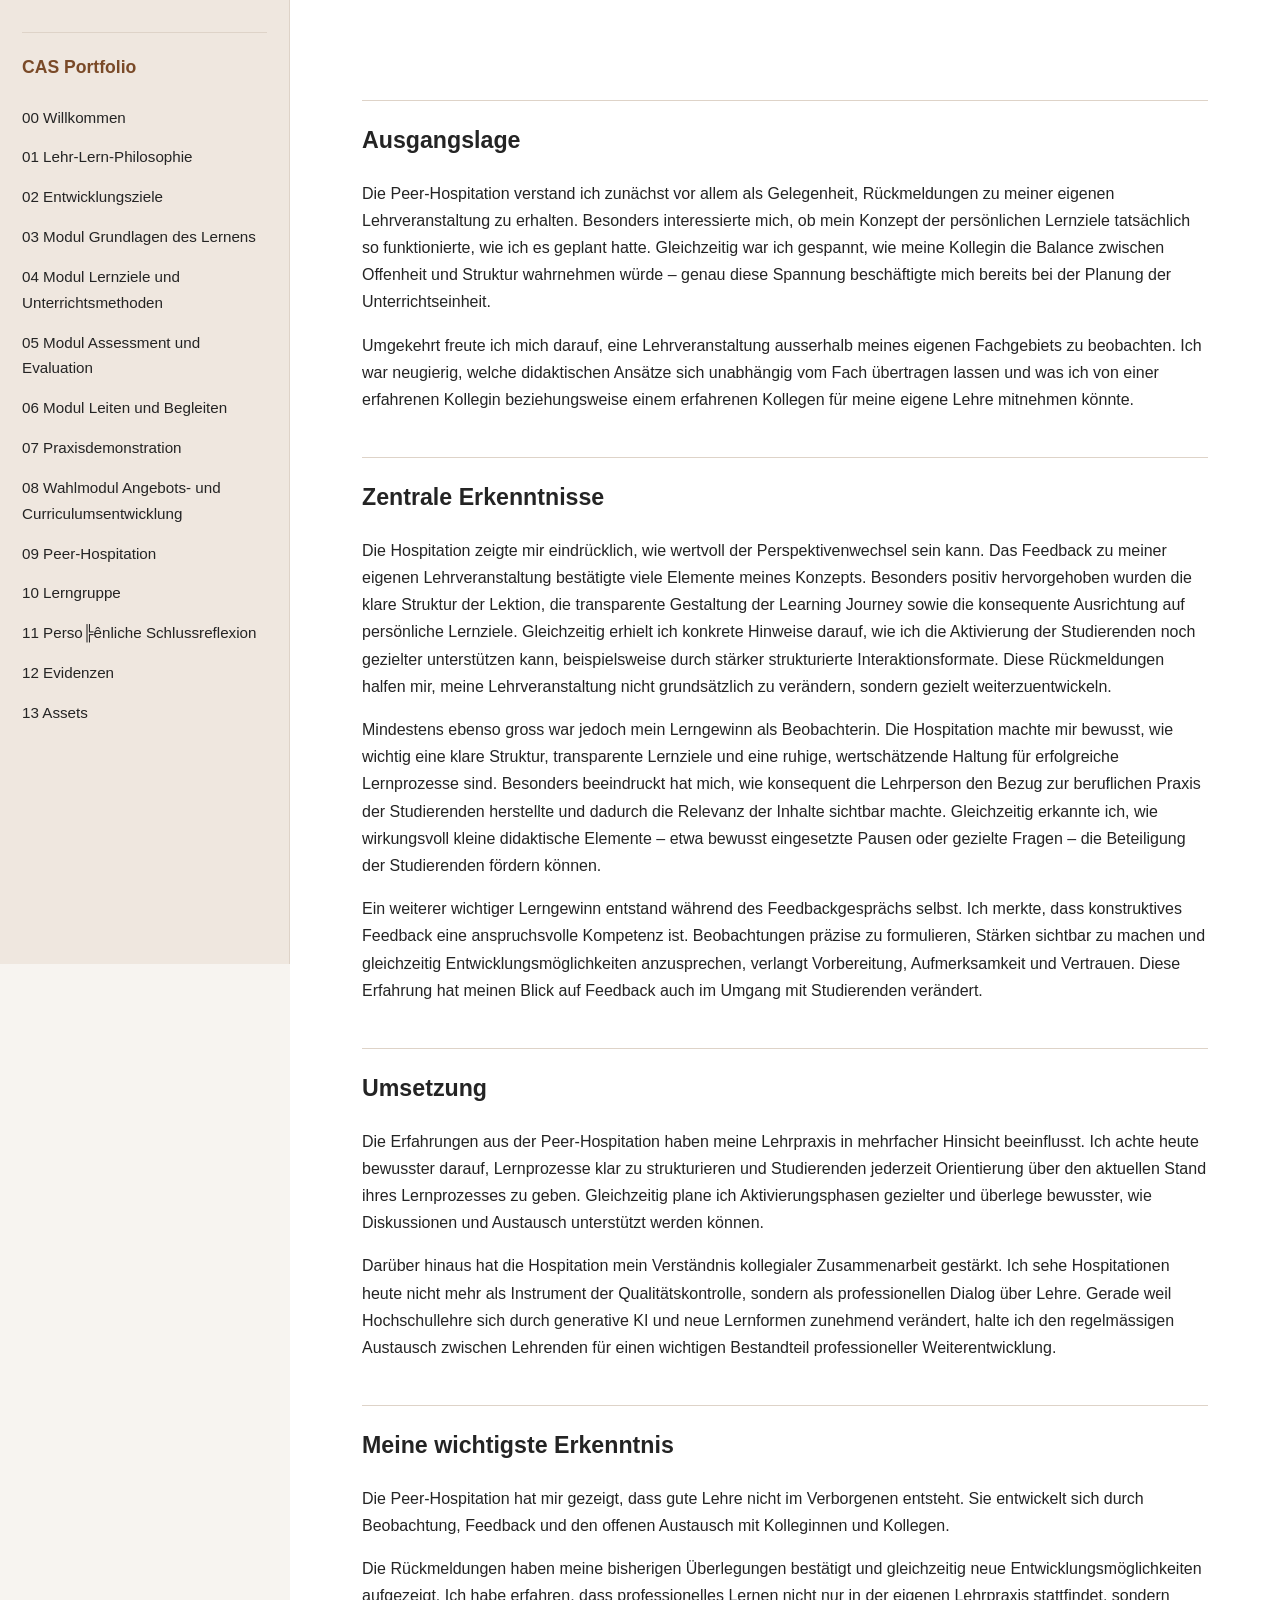
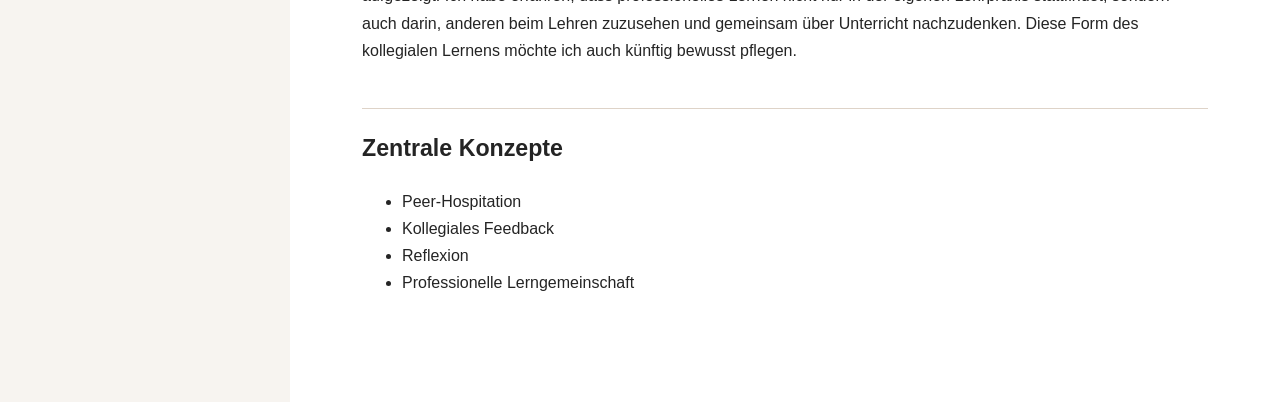
<file: 09-Peer-Hospitation.html>
<!doctype html>
<html lang="de">
<head>
<meta charset="utf-8">
<meta name="viewport" content="width=device-width, initial-scale=1">
<title>09 Peer-Hospitation</title>
<link rel="stylesheet" href="style.css">
</head>
<body>
<div class="layout">
<nav class="sidebar">
<h2>CAS Portfolio</h2>
<a href="00-Willkommen.html">00 Willkommen</a>
<a href="01-Lehr-Lern-Philosophie.html">01 Lehr-Lern-Philosophie</a>
<a href="02-Entwicklungsziele.html">02 Entwicklungsziele</a>
<a href="03-Modul-Grundlagen-des-Lernens.html">03 Modul Grundlagen des Lernens</a>
<a href="04-Modul-Lernziele-und-Unterrichtsmethoden.html">04 Modul Lernziele und Unterrichtsmethoden</a>
<a href="05-Modul-Assessment-und-Evaluation.html">05 Modul Assessment und Evaluation</a>
<a href="06-Modul-Leiten-und-Begleiten.html">06 Modul Leiten und Begleiten</a>
<a href="07-Praxisdemonstration.html">07 Praxisdemonstration</a>
<a href="08-Wahlmodul-Angebots--und-Curriculumsentwicklung.html">08 Wahlmodul Angebots- und Curriculumsentwicklung</a>
<a href="09-Peer-Hospitation.html">09 Peer-Hospitation</a>
<a href="10-Lerngruppe.html">10 Lerngruppe</a>
<a href="11-Persoenliche-Schlussreflexion.html">11 Perso╠ênliche Schlussreflexion</a>
<a href="12-Evidenzen.html">12 Evidenzen</a>
<a href="13-Assets.html">13 Assets</a>
</nav>
<main class="content">
<h2><strong>Ausgangslage</strong></h2>
<p>Die Peer-Hospitation verstand ich zunächst vor allem als Gelegenheit, Rückmeldungen zu meiner eigenen Lehrveranstaltung zu erhalten. Besonders interessierte mich, ob mein Konzept der persönlichen Lernziele tatsächlich so funktionierte, wie ich es geplant hatte. Gleichzeitig war ich gespannt, wie meine Kollegin die Balance zwischen Offenheit und Struktur wahrnehmen würde – genau diese Spannung beschäftigte mich bereits bei der Planung der Unterrichtseinheit.</p>
<p>Umgekehrt freute ich mich darauf, eine Lehrveranstaltung ausserhalb meines eigenen Fachgebiets zu beobachten. Ich war neugierig, welche didaktischen Ansätze sich unabhängig vom Fach übertragen lassen und was ich von einer erfahrenen Kollegin beziehungsweise einem erfahrenen Kollegen für meine eigene Lehre mitnehmen könnte.</p>
<h2><strong>Zentrale Erkenntnisse</strong></h2>
<p>Die Hospitation zeigte mir eindrücklich, wie wertvoll der Perspektivenwechsel sein kann. Das Feedback zu meiner eigenen Lehrveranstaltung bestätigte viele Elemente meines Konzepts. Besonders positiv hervorgehoben wurden die klare Struktur der Lektion, die transparente Gestaltung der Learning Journey sowie die konsequente Ausrichtung auf persönliche Lernziele. Gleichzeitig erhielt ich konkrete Hinweise darauf, wie ich die Aktivierung der Studierenden noch gezielter unterstützen kann, beispielsweise durch stärker strukturierte Interaktionsformate. Diese Rückmeldungen halfen mir, meine Lehrveranstaltung nicht grundsätzlich zu verändern, sondern gezielt weiterzuentwickeln.</p>
<p>Mindestens ebenso gross war jedoch mein Lerngewinn als Beobachterin. Die Hospitation machte mir bewusst, wie wichtig eine klare Struktur, transparente Lernziele und eine ruhige, wertschätzende Haltung für erfolgreiche Lernprozesse sind. Besonders beeindruckt hat mich, wie konsequent die Lehrperson den Bezug zur beruflichen Praxis der Studierenden herstellte und dadurch die Relevanz der Inhalte sichtbar machte. Gleichzeitig erkannte ich, wie wirkungsvoll kleine didaktische Elemente – etwa bewusst eingesetzte Pausen oder gezielte Fragen – die Beteiligung der Studierenden fördern können.</p>
<p>Ein weiterer wichtiger Lerngewinn entstand während des Feedbackgesprächs selbst. Ich merkte, dass konstruktives Feedback eine anspruchsvolle Kompetenz ist. Beobachtungen präzise zu formulieren, Stärken sichtbar zu machen und gleichzeitig Entwicklungsmöglichkeiten anzusprechen, verlangt Vorbereitung, Aufmerksamkeit und Vertrauen. Diese Erfahrung hat meinen Blick auf Feedback auch im Umgang mit Studierenden verändert.</p>
<h2><strong>Umsetzung</strong></h2>
<p>Die Erfahrungen aus der Peer-Hospitation haben meine Lehrpraxis in mehrfacher Hinsicht beeinflusst. Ich achte heute bewusster darauf, Lernprozesse klar zu strukturieren und Studierenden jederzeit Orientierung über den aktuellen Stand ihres Lernprozesses zu geben. Gleichzeitig plane ich Aktivierungsphasen gezielter und überlege bewusster, wie Diskussionen und Austausch unterstützt werden können.</p>
<p>Darüber hinaus hat die Hospitation mein Verständnis kollegialer Zusammenarbeit gestärkt. Ich sehe Hospitationen heute nicht mehr als Instrument der Qualitätskontrolle, sondern als professionellen Dialog über Lehre. Gerade weil Hochschullehre sich durch generative KI und neue Lernformen zunehmend verändert, halte ich den regelmässigen Austausch zwischen Lehrenden für einen wichtigen Bestandteil professioneller Weiterentwicklung.</p>
<h2><strong>Meine wichtigste Erkenntnis</strong></h2>
<p>Die Peer-Hospitation hat mir gezeigt, dass gute Lehre nicht im Verborgenen entsteht. Sie entwickelt sich durch Beobachtung, Feedback und den offenen Austausch mit Kolleginnen und Kollegen.</p>
<p>Die Rückmeldungen haben meine bisherigen Überlegungen bestätigt und gleichzeitig neue Entwicklungsmöglichkeiten aufgezeigt. Ich habe erfahren, dass professionelles Lernen nicht nur in der eigenen Lehrpraxis stattfindet, sondern auch darin, anderen beim Lehren zuzusehen und gemeinsam über Unterricht nachzudenken. Diese Form des kollegialen Lernens möchte ich auch künftig bewusst pflegen.</p>
<h2><strong>Zentrale Konzepte</strong></h2>
<ul>
<li>Peer-Hospitation</li>
<li>Kollegiales Feedback</li>
<li>Reflexion</li>
<li>Professionelle Lerngemeinschaft</li>
</ul>
</main>
</div>
</body>
</html>
</file>
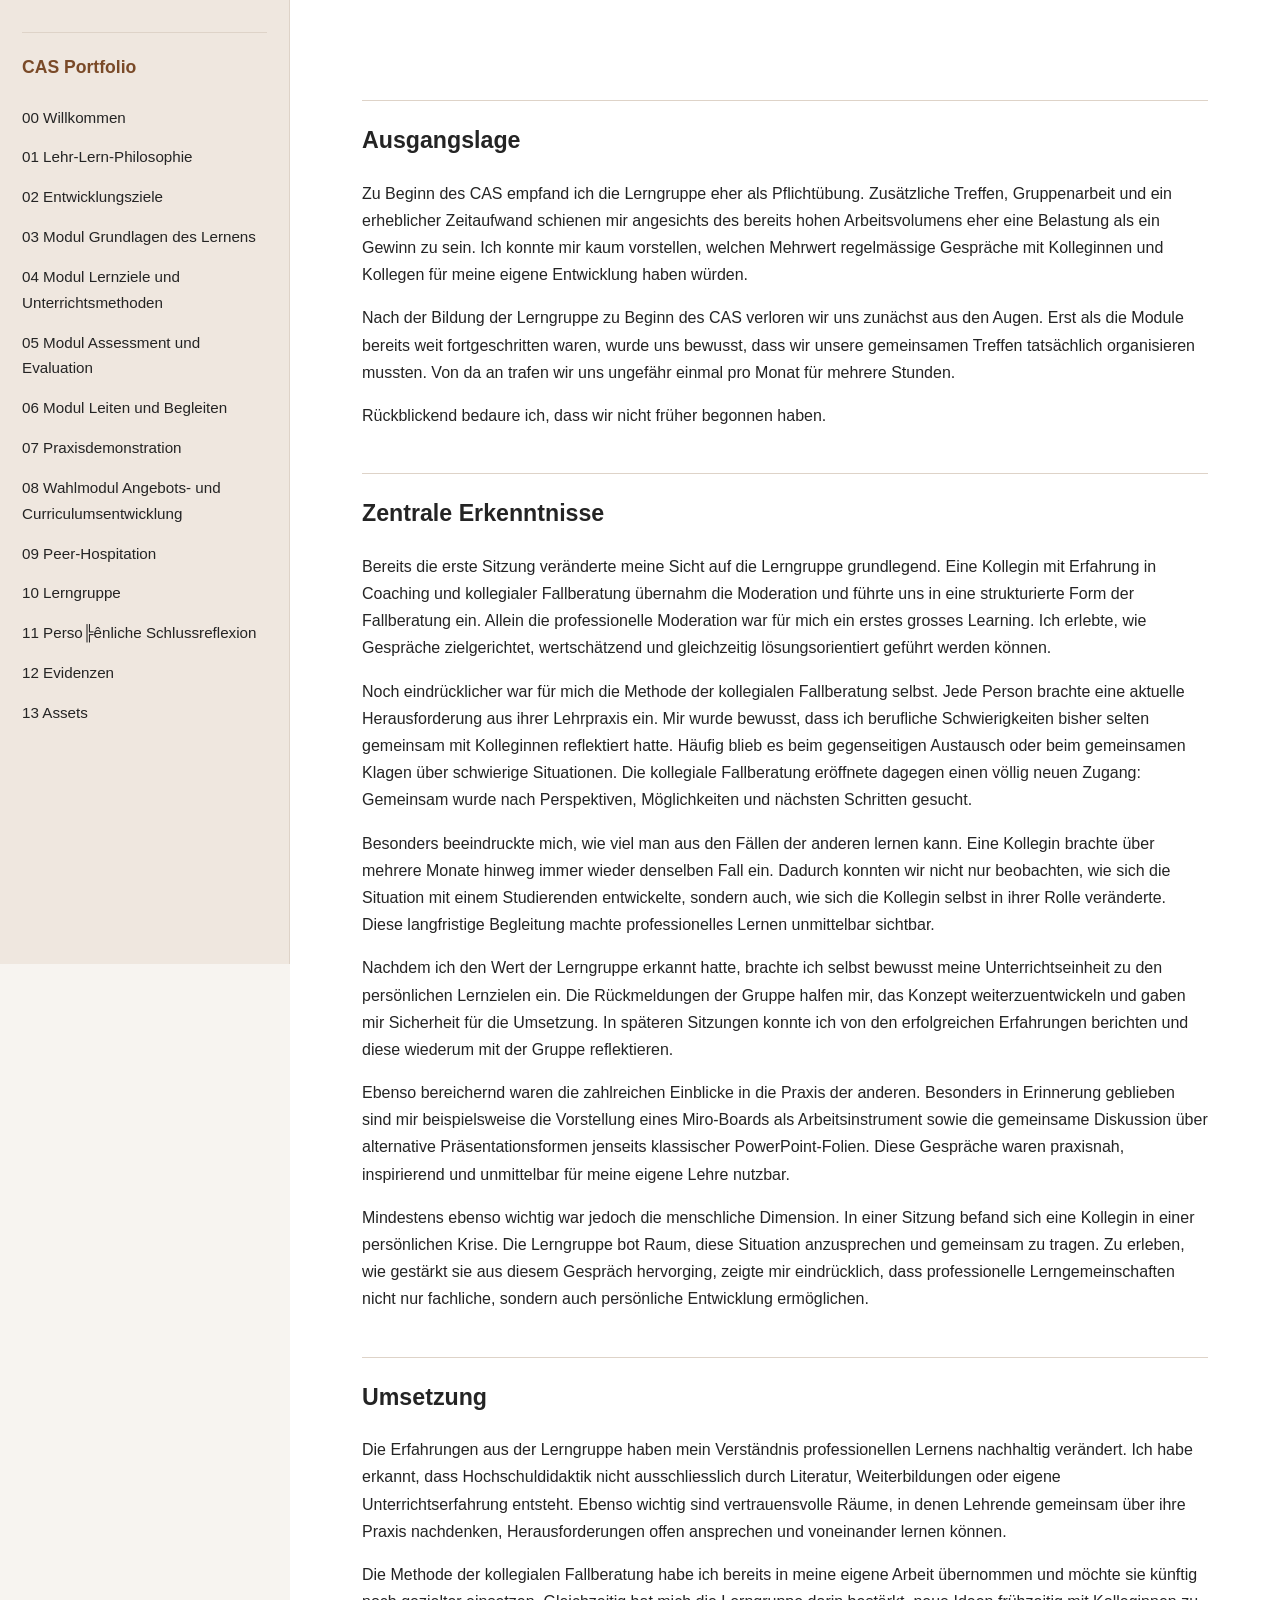
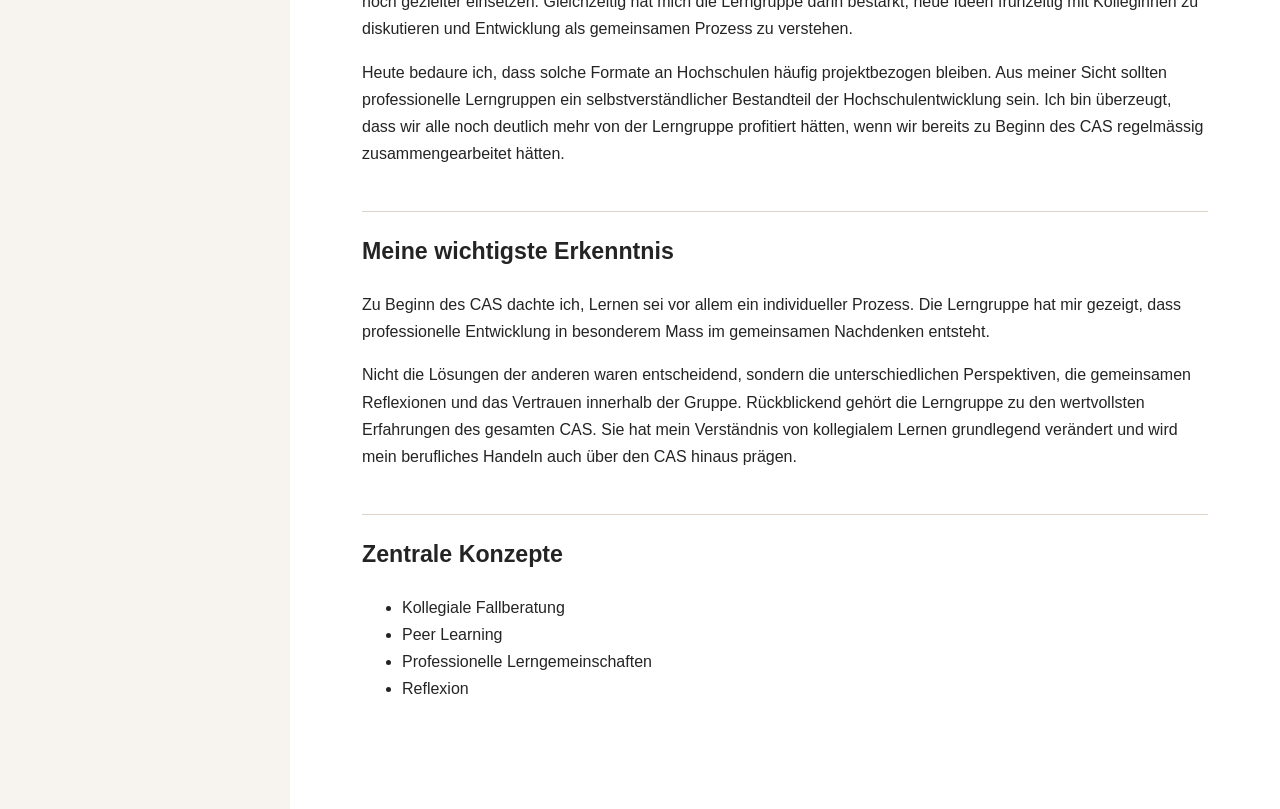
<file: 10-Lerngruppe.html>
<!doctype html>
<html lang="de">
<head>
<meta charset="utf-8">
<meta name="viewport" content="width=device-width, initial-scale=1">
<title>10 Lerngruppe</title>
<link rel="stylesheet" href="style.css">
</head>
<body>
<div class="layout">
<nav class="sidebar">
<h2>CAS Portfolio</h2>
<a href="00-Willkommen.html">00 Willkommen</a>
<a href="01-Lehr-Lern-Philosophie.html">01 Lehr-Lern-Philosophie</a>
<a href="02-Entwicklungsziele.html">02 Entwicklungsziele</a>
<a href="03-Modul-Grundlagen-des-Lernens.html">03 Modul Grundlagen des Lernens</a>
<a href="04-Modul-Lernziele-und-Unterrichtsmethoden.html">04 Modul Lernziele und Unterrichtsmethoden</a>
<a href="05-Modul-Assessment-und-Evaluation.html">05 Modul Assessment und Evaluation</a>
<a href="06-Modul-Leiten-und-Begleiten.html">06 Modul Leiten und Begleiten</a>
<a href="07-Praxisdemonstration.html">07 Praxisdemonstration</a>
<a href="08-Wahlmodul-Angebots--und-Curriculumsentwicklung.html">08 Wahlmodul Angebots- und Curriculumsentwicklung</a>
<a href="09-Peer-Hospitation.html">09 Peer-Hospitation</a>
<a href="10-Lerngruppe.html">10 Lerngruppe</a>
<a href="11-Persoenliche-Schlussreflexion.html">11 Perso╠ênliche Schlussreflexion</a>
<a href="12-Evidenzen.html">12 Evidenzen</a>
<a href="13-Assets.html">13 Assets</a>
</nav>
<main class="content">
<h2><strong>Ausgangslage</strong></h2>
<p>Zu Beginn des CAS empfand ich die Lerngruppe eher als Pflichtübung. Zusätzliche Treffen, Gruppenarbeit und ein erheblicher Zeitaufwand schienen mir angesichts des bereits hohen Arbeitsvolumens eher eine Belastung als ein Gewinn zu sein. Ich konnte mir kaum vorstellen, welchen Mehrwert regelmässige Gespräche mit Kolleginnen und Kollegen für meine eigene Entwicklung haben würden.</p>
<p>Nach der Bildung der Lerngruppe zu Beginn des CAS verloren wir uns zunächst aus den Augen. Erst als die Module bereits weit fortgeschritten waren, wurde uns bewusst, dass wir unsere gemeinsamen Treffen tatsächlich organisieren mussten. Von da an trafen wir uns ungefähr einmal pro Monat für mehrere Stunden.</p>
<p>Rückblickend bedaure ich, dass wir nicht früher begonnen haben.</p>
<h2><strong>Zentrale Erkenntnisse</strong></h2>
<p>Bereits die erste Sitzung veränderte meine Sicht auf die Lerngruppe grundlegend. Eine Kollegin mit Erfahrung in Coaching und kollegialer Fallberatung übernahm die Moderation und führte uns in eine strukturierte Form der Fallberatung ein. Allein die professionelle Moderation war für mich ein erstes grosses Learning. Ich erlebte, wie Gespräche zielgerichtet, wertschätzend und gleichzeitig lösungsorientiert geführt werden können.</p>
<p>Noch eindrücklicher war für mich die Methode der kollegialen Fallberatung selbst. Jede Person brachte eine aktuelle Herausforderung aus ihrer Lehrpraxis ein. Mir wurde bewusst, dass ich berufliche Schwierigkeiten bisher selten gemeinsam mit Kolleginnen reflektiert hatte. Häufig blieb es beim gegenseitigen Austausch oder beim gemeinsamen Klagen über schwierige Situationen. Die kollegiale Fallberatung eröffnete dagegen einen völlig neuen Zugang: Gemeinsam wurde nach Perspektiven, Möglichkeiten und nächsten Schritten gesucht.</p>
<p>Besonders beeindruckte mich, wie viel man aus den Fällen der anderen lernen kann. Eine Kollegin brachte über mehrere Monate hinweg immer wieder denselben Fall ein. Dadurch konnten wir nicht nur beobachten, wie sich die Situation mit einem Studierenden entwickelte, sondern auch, wie sich die Kollegin selbst in ihrer Rolle veränderte. Diese langfristige Begleitung machte professionelles Lernen unmittelbar sichtbar.</p>
<p>Nachdem ich den Wert der Lerngruppe erkannt hatte, brachte ich selbst bewusst meine Unterrichtseinheit zu den persönlichen Lernzielen ein. Die Rückmeldungen der Gruppe halfen mir, das Konzept weiterzuentwickeln und gaben mir Sicherheit für die Umsetzung. In späteren Sitzungen konnte ich von den erfolgreichen Erfahrungen berichten und diese wiederum mit der Gruppe reflektieren.</p>
<p>Ebenso bereichernd waren die zahlreichen Einblicke in die Praxis der anderen. Besonders in Erinnerung geblieben sind mir beispielsweise die Vorstellung eines Miro-Boards als Arbeitsinstrument sowie die gemeinsame Diskussion über alternative Präsentationsformen jenseits klassischer PowerPoint-Folien. Diese Gespräche waren praxisnah, inspirierend und unmittelbar für meine eigene Lehre nutzbar.</p>
<p>Mindestens ebenso wichtig war jedoch die menschliche Dimension. In einer Sitzung befand sich eine Kollegin in einer persönlichen Krise. Die Lerngruppe bot Raum, diese Situation anzusprechen und gemeinsam zu tragen. Zu erleben, wie gestärkt sie aus diesem Gespräch hervorging, zeigte mir eindrücklich, dass professionelle Lerngemeinschaften nicht nur fachliche, sondern auch persönliche Entwicklung ermöglichen.</p>
<h2><strong>Umsetzung</strong></h2>
<p>Die Erfahrungen aus der Lerngruppe haben mein Verständnis professionellen Lernens nachhaltig verändert. Ich habe erkannt, dass Hochschuldidaktik nicht ausschliesslich durch Literatur, Weiterbildungen oder eigene Unterrichtserfahrung entsteht. Ebenso wichtig sind vertrauensvolle Räume, in denen Lehrende gemeinsam über ihre Praxis nachdenken, Herausforderungen offen ansprechen und voneinander lernen können.</p>
<p>Die Methode der kollegialen Fallberatung habe ich bereits in meine eigene Arbeit übernommen und möchte sie künftig noch gezielter einsetzen. Gleichzeitig hat mich die Lerngruppe darin bestärkt, neue Ideen frühzeitig mit Kolleginnen zu diskutieren und Entwicklung als gemeinsamen Prozess zu verstehen.</p>
<p>Heute bedaure ich, dass solche Formate an Hochschulen häufig projektbezogen bleiben. Aus meiner Sicht sollten professionelle Lerngruppen ein selbstverständlicher Bestandteil der Hochschulentwicklung sein. Ich bin überzeugt, dass wir alle noch deutlich mehr von der Lerngruppe profitiert hätten, wenn wir bereits zu Beginn des CAS regelmässig zusammengearbeitet hätten.</p>
<h2><strong>Meine wichtigste Erkenntnis</strong></h2>
<p>Zu Beginn des CAS dachte ich, Lernen sei vor allem ein individueller Prozess. Die Lerngruppe hat mir gezeigt, dass professionelle Entwicklung in besonderem Mass im gemeinsamen Nachdenken entsteht.</p>
<p>Nicht die Lösungen der anderen waren entscheidend, sondern die unterschiedlichen Perspektiven, die gemeinsamen Reflexionen und das Vertrauen innerhalb der Gruppe. Rückblickend gehört die Lerngruppe zu den wertvollsten Erfahrungen des gesamten CAS. Sie hat mein Verständnis von kollegialem Lernen grundlegend verändert und wird mein berufliches Handeln auch über den CAS hinaus prägen.</p>
<h2><strong>Zentrale Konzepte</strong></h2>
<ul>
<li>Kollegiale Fallberatung</li>
<li>Peer Learning</li>
<li>Professionelle Lerngemeinschaften</li>
<li>Reflexion</li>
</ul>
</main>
</div>
</body>
</html>
</file>
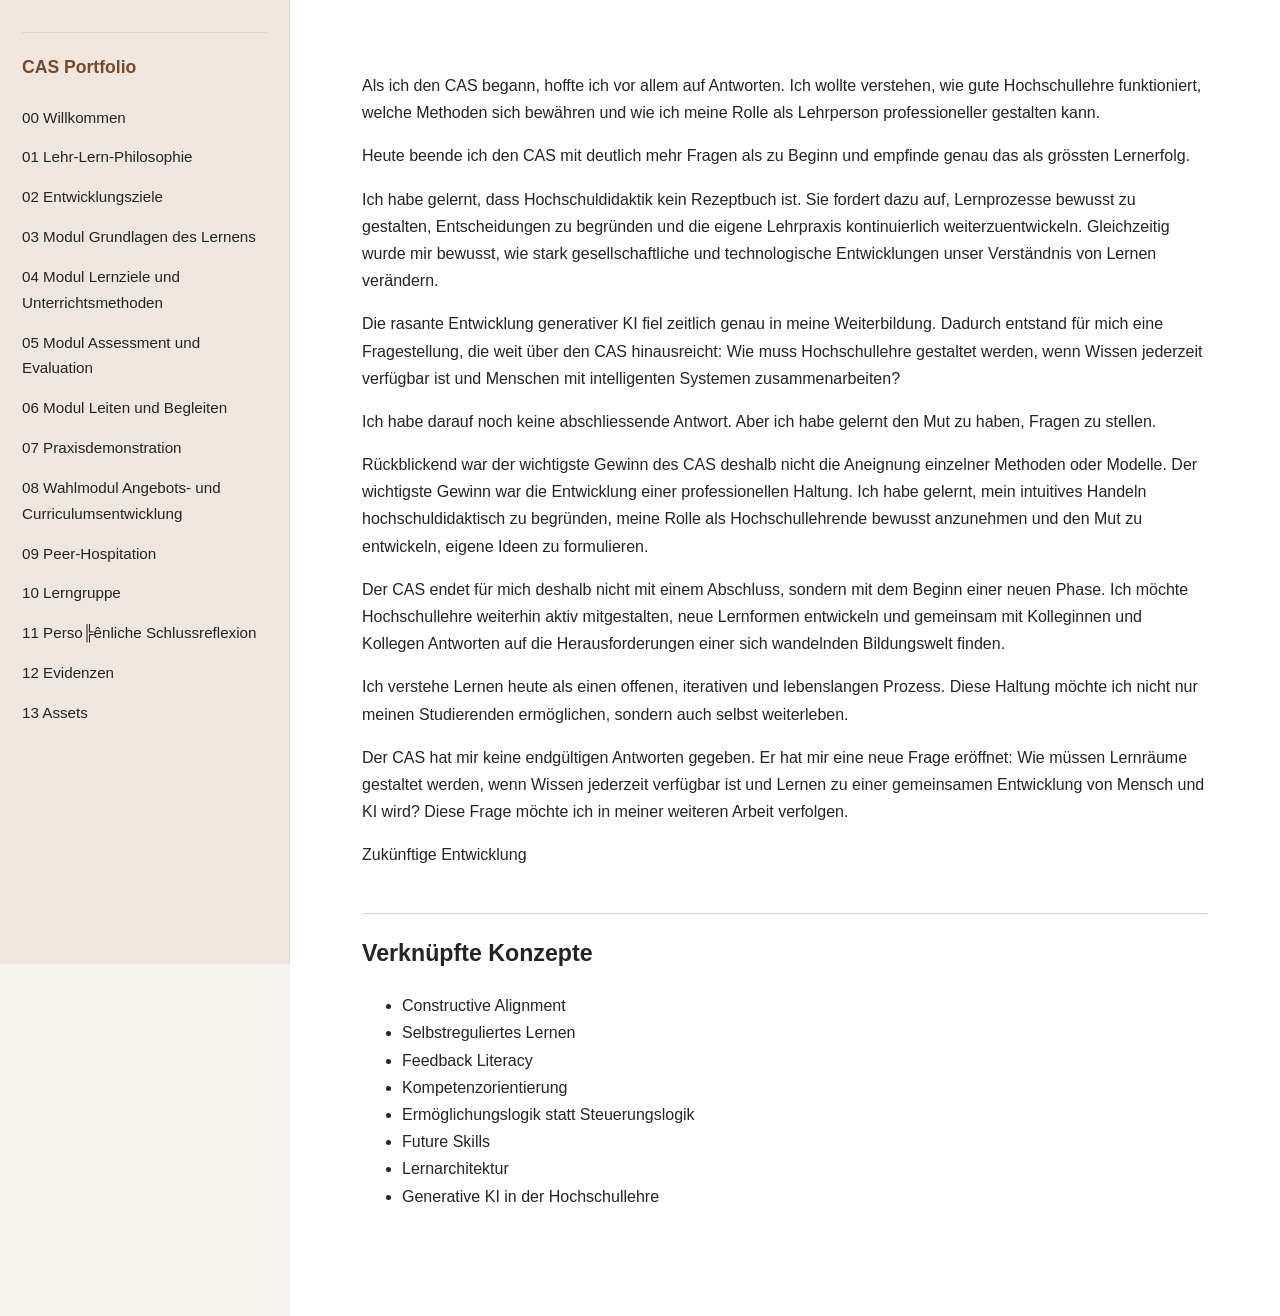
<file: 11-Persoenliche-Schlussreflexion.html>
<!doctype html>
<html lang="de">
<head>
<meta charset="utf-8">
<meta name="viewport" content="width=device-width, initial-scale=1">
<title>11 Perso╠ênliche Schlussreflexion</title>
<link rel="stylesheet" href="style.css">
</head>
<body>
<div class="layout">
<nav class="sidebar">
<h2>CAS Portfolio</h2>
<a href="00-Willkommen.html">00 Willkommen</a>
<a href="01-Lehr-Lern-Philosophie.html">01 Lehr-Lern-Philosophie</a>
<a href="02-Entwicklungsziele.html">02 Entwicklungsziele</a>
<a href="03-Modul-Grundlagen-des-Lernens.html">03 Modul Grundlagen des Lernens</a>
<a href="04-Modul-Lernziele-und-Unterrichtsmethoden.html">04 Modul Lernziele und Unterrichtsmethoden</a>
<a href="05-Modul-Assessment-und-Evaluation.html">05 Modul Assessment und Evaluation</a>
<a href="06-Modul-Leiten-und-Begleiten.html">06 Modul Leiten und Begleiten</a>
<a href="07-Praxisdemonstration.html">07 Praxisdemonstration</a>
<a href="08-Wahlmodul-Angebots--und-Curriculumsentwicklung.html">08 Wahlmodul Angebots- und Curriculumsentwicklung</a>
<a href="09-Peer-Hospitation.html">09 Peer-Hospitation</a>
<a href="10-Lerngruppe.html">10 Lerngruppe</a>
<a href="11-Persoenliche-Schlussreflexion.html">11 Perso╠ênliche Schlussreflexion</a>
<a href="12-Evidenzen.html">12 Evidenzen</a>
<a href="13-Assets.html">13 Assets</a>
</nav>
<main class="content">
<p>Als ich den CAS begann, hoffte ich vor allem auf Antworten. Ich wollte verstehen, wie gute Hochschullehre funktioniert, welche Methoden sich bewähren und wie ich meine Rolle als Lehrperson professioneller gestalten kann.</p>
<p>Heute beende ich den CAS mit deutlich mehr Fragen als zu Beginn und empfinde genau das als grössten Lernerfolg.</p>
<p>Ich habe gelernt, dass Hochschuldidaktik kein Rezeptbuch ist. Sie fordert dazu auf, Lernprozesse bewusst zu gestalten, Entscheidungen zu begründen und die eigene Lehrpraxis kontinuierlich weiterzuentwickeln. Gleichzeitig wurde mir bewusst, wie stark gesellschaftliche und technologische Entwicklungen unser Verständnis von Lernen verändern.</p>
<p>Die rasante Entwicklung generativer KI fiel zeitlich genau in meine Weiterbildung. Dadurch entstand für mich eine Fragestellung, die weit über den CAS hinausreicht: Wie muss Hochschullehre gestaltet werden, wenn Wissen jederzeit verfügbar ist und Menschen mit intelligenten Systemen zusammenarbeiten?</p>
<p>Ich habe darauf noch keine abschliessende Antwort. Aber ich habe gelernt den Mut zu haben, Fragen zu stellen.</p>
<p>Rückblickend war der wichtigste Gewinn des CAS deshalb nicht die Aneignung einzelner Methoden oder Modelle. Der wichtigste Gewinn war die Entwicklung einer professionellen Haltung. Ich habe gelernt, mein intuitives Handeln hochschuldidaktisch zu begründen, meine Rolle als Hochschullehrende bewusst anzunehmen und den Mut zu entwickeln, eigene Ideen zu formulieren.</p>
<p>Der CAS endet für mich deshalb nicht mit einem Abschluss, sondern mit dem Beginn einer neuen Phase. Ich möchte Hochschullehre weiterhin aktiv mitgestalten, neue Lernformen entwickeln und gemeinsam mit Kolleginnen und Kollegen Antworten auf die Herausforderungen einer sich wandelnden Bildungswelt finden.</p>
<p>Ich verstehe Lernen heute als einen offenen, iterativen und lebenslangen Prozess. Diese Haltung möchte ich nicht nur meinen Studierenden ermöglichen, sondern auch selbst weiterleben.</p>
<p>Der CAS hat mir keine endgültigen Antworten gegeben. Er hat mir eine neue Frage eröffnet: Wie müssen Lernräume gestaltet werden, wenn Wissen jederzeit verfügbar ist und Lernen zu einer gemeinsamen Entwicklung von Mensch und KI wird? Diese Frage möchte ich in meiner weiteren Arbeit verfolgen.</p>
<p>Zukünftige Entwicklung</p>
<h2>Verknüpfte Konzepte</h2>
<ul>
<li>Constructive Alignment</li>
<li>Selbstreguliertes Lernen</li>
<li>Feedback Literacy</li>
<li>Kompetenzorientierung</li>
<li>Ermöglichungslogik statt Steuerungslogik</li>
<li>Future Skills</li>
<li>Lernarchitektur</li>
<li>Generative KI in der Hochschullehre</li>
</ul>
</main>
</div>
</body>
</html>
</file>
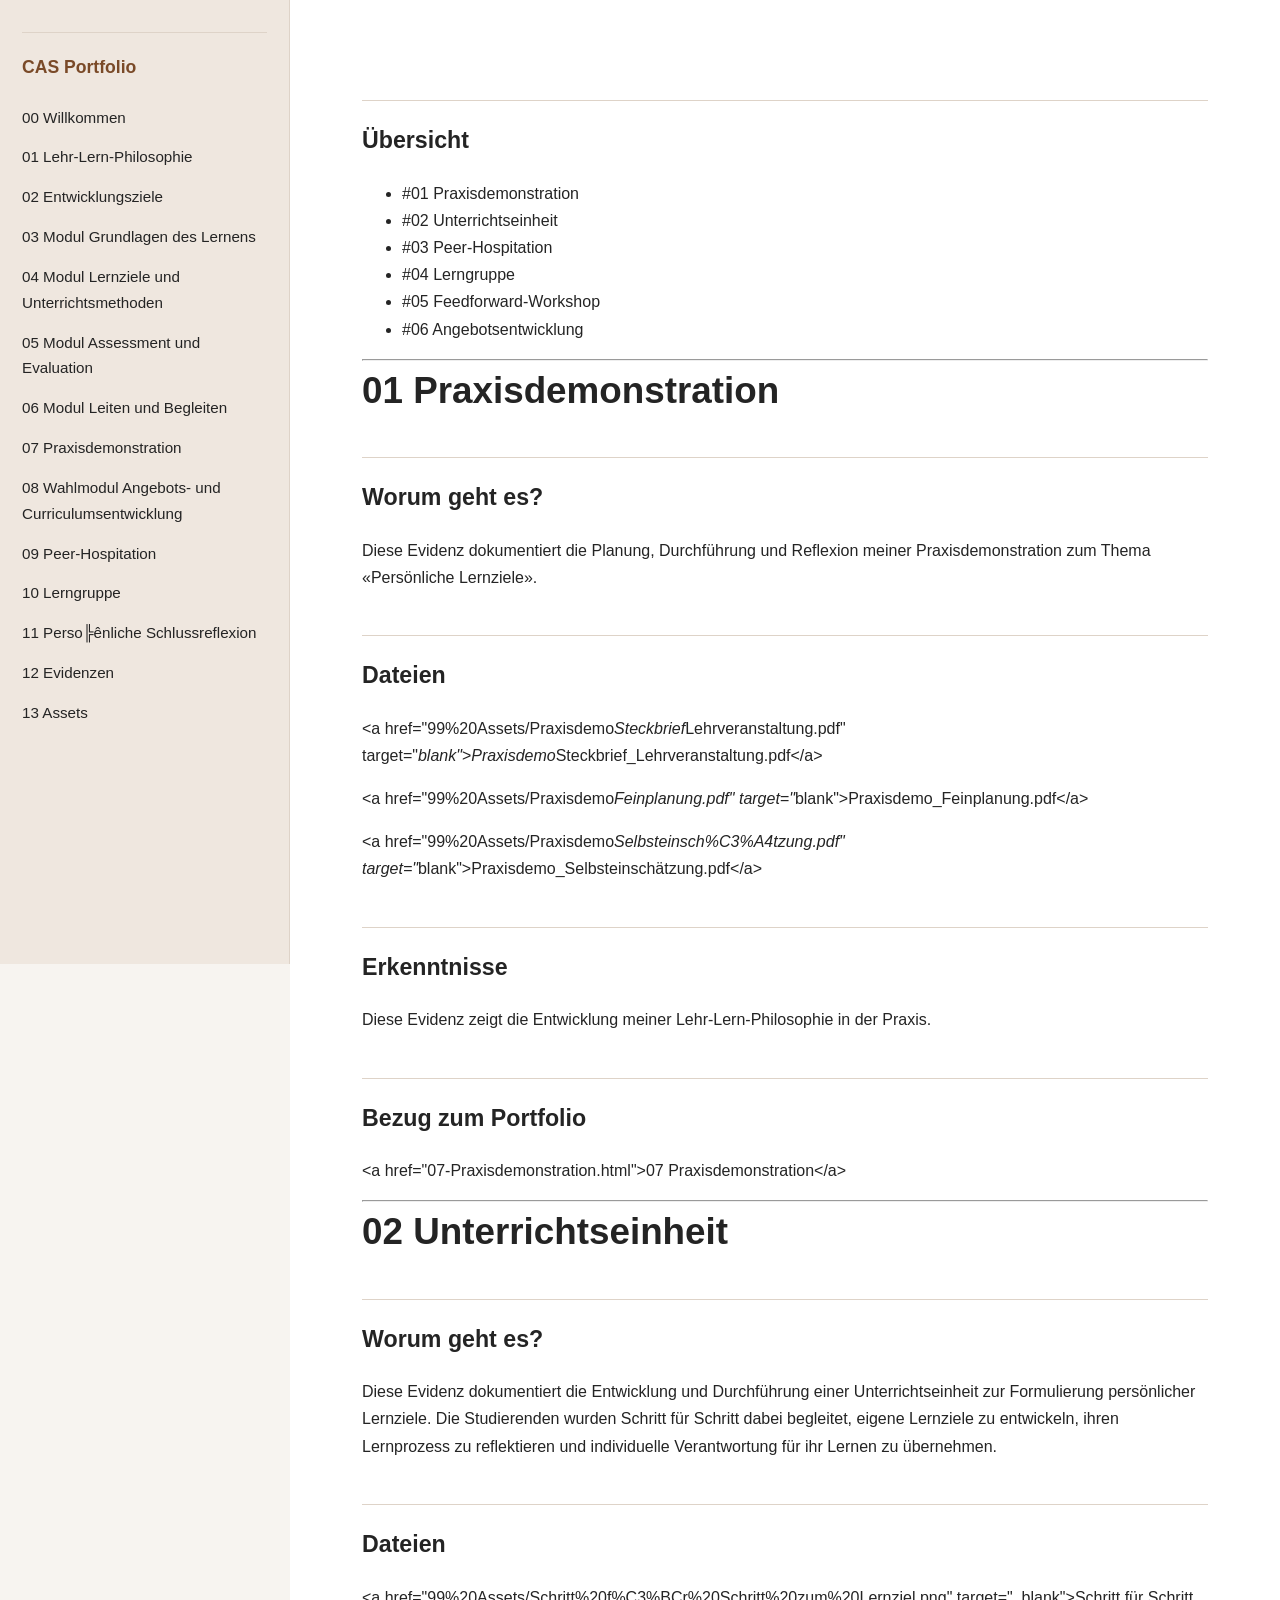
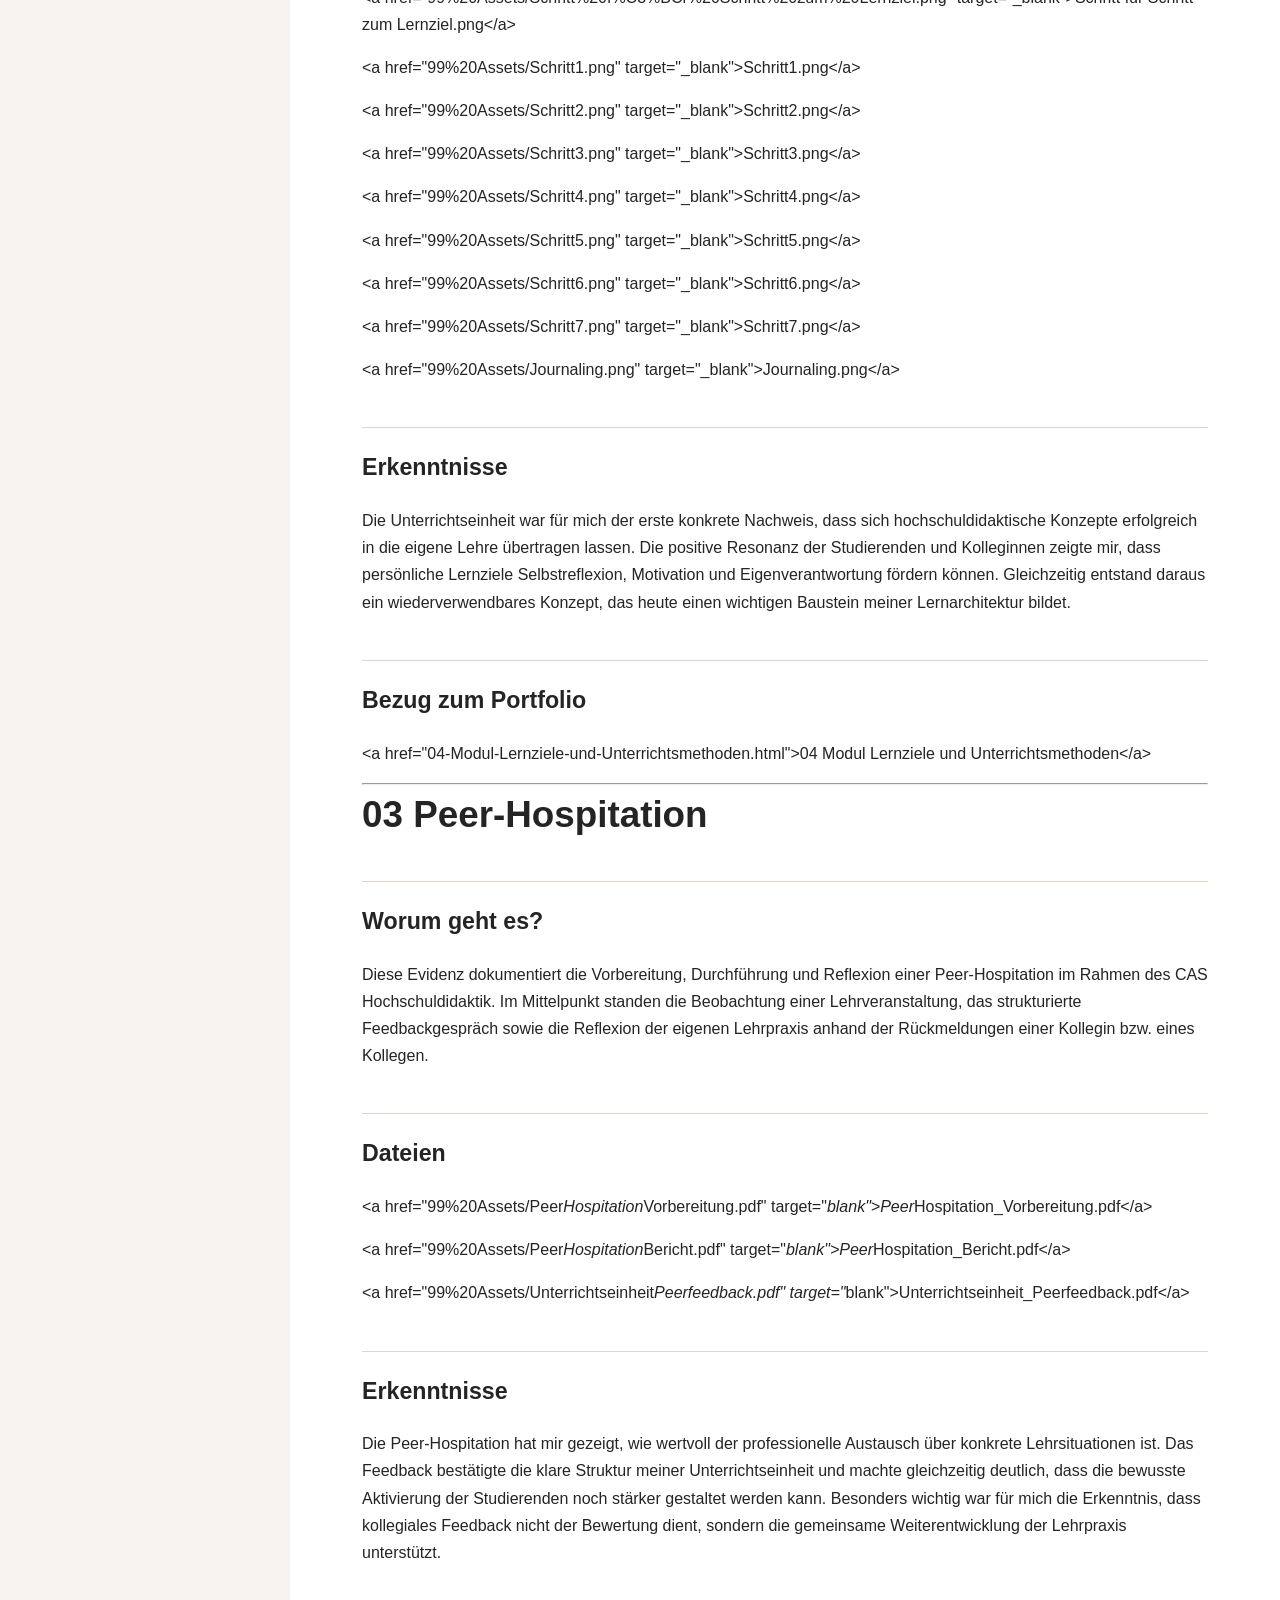
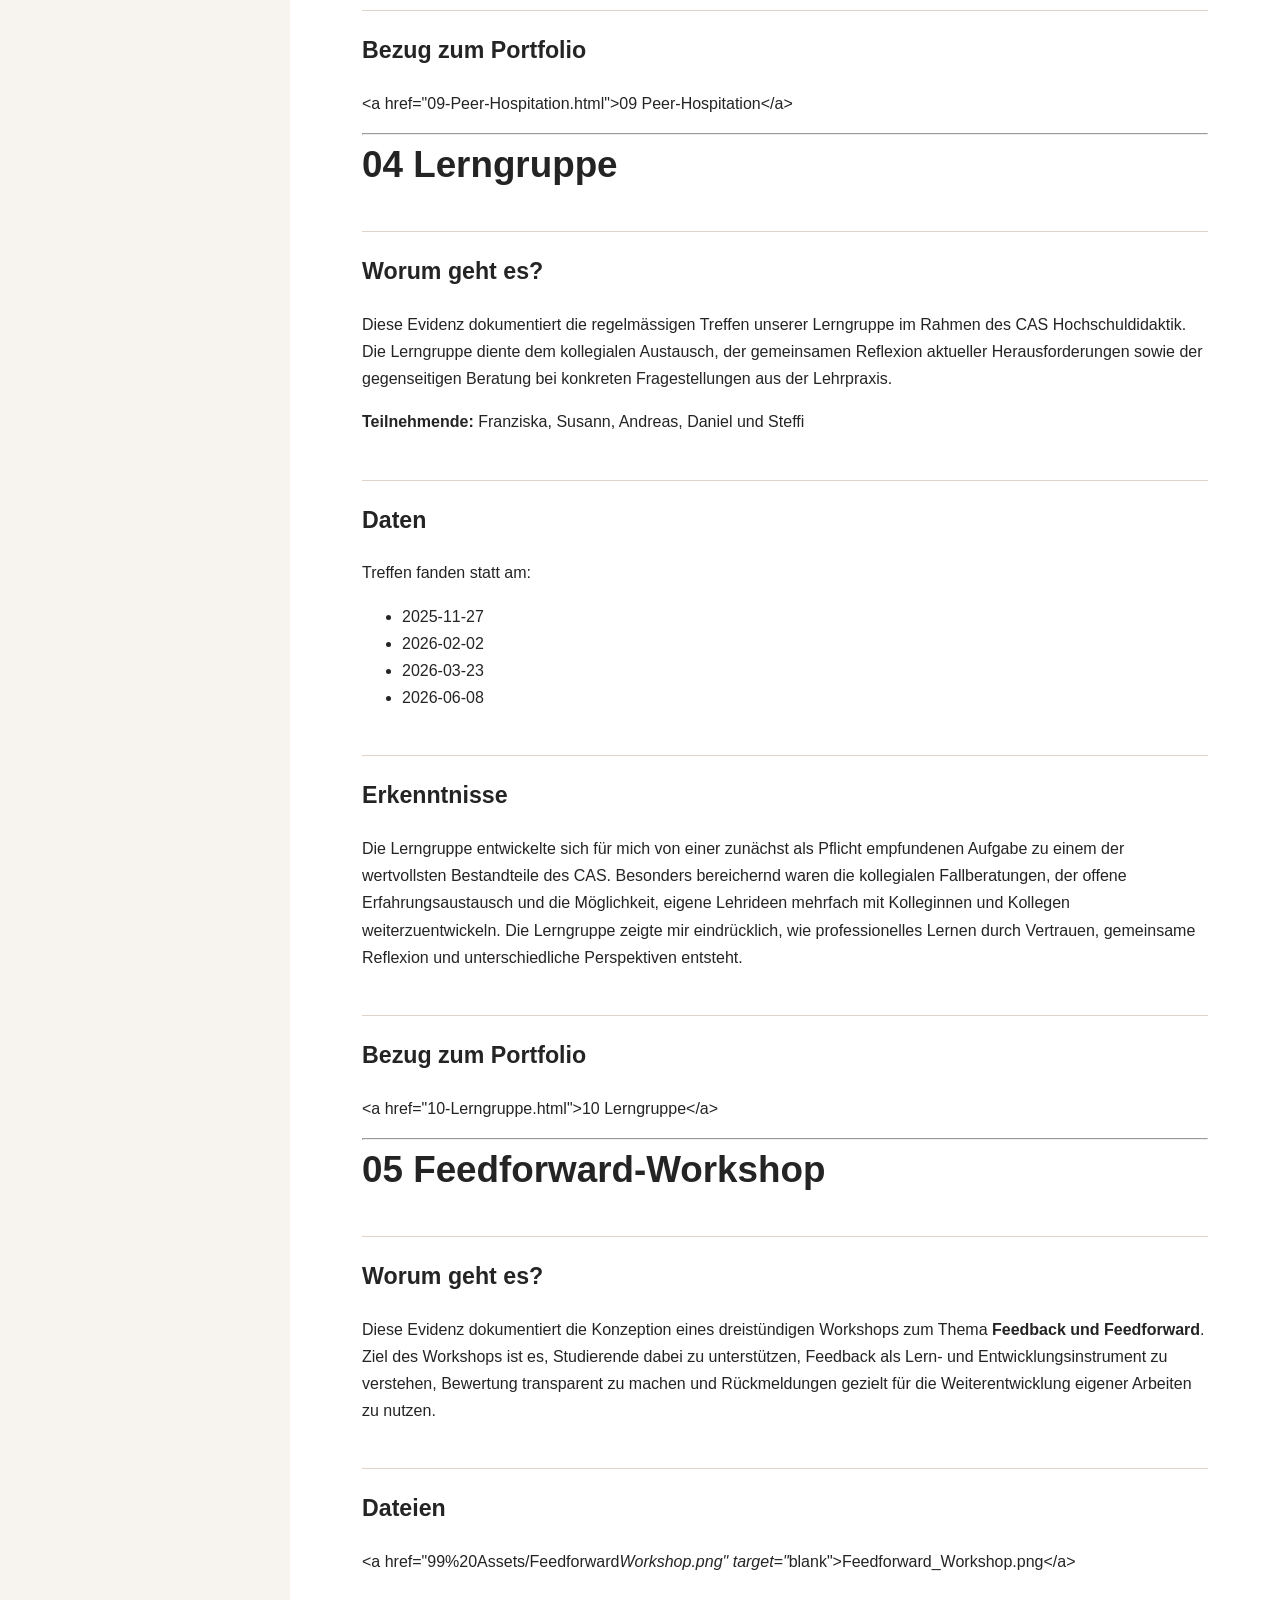
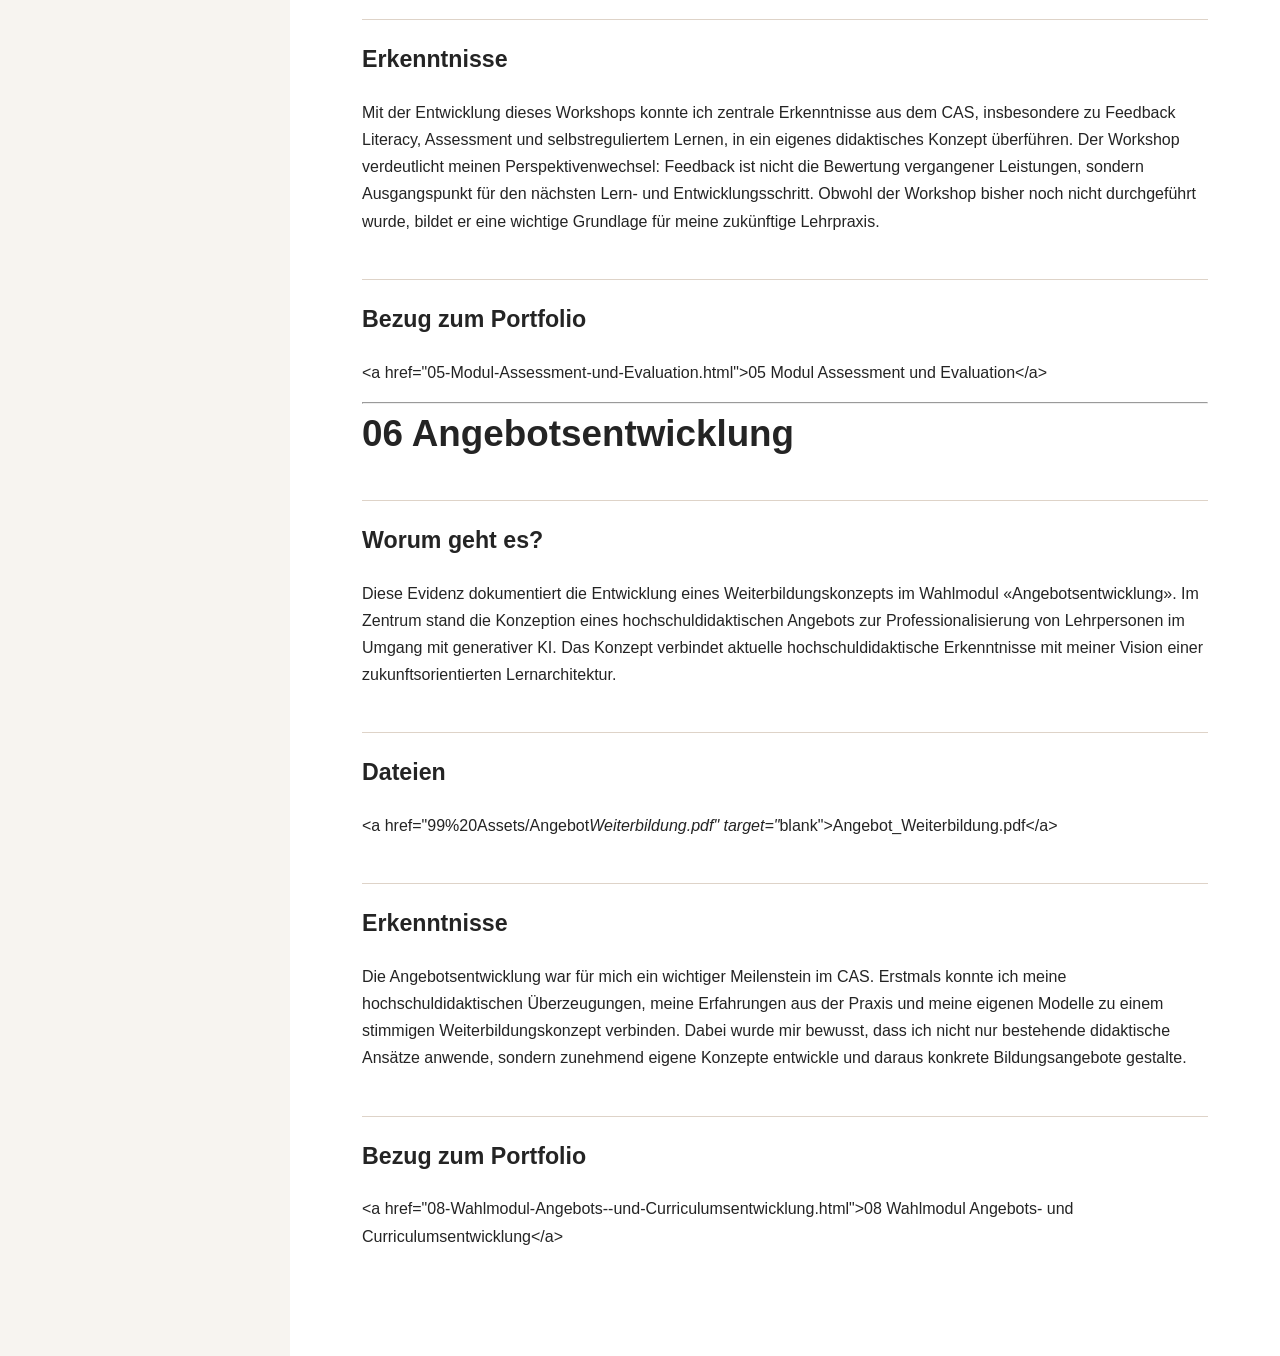
<file: 12-Evidenzen.html>
<!doctype html>
<html lang="de">
<head>
<meta charset="utf-8">
<meta name="viewport" content="width=device-width, initial-scale=1">
<title>12 Evidenzen</title>
<link rel="stylesheet" href="style.css">
</head>
<body>
<div class="layout">
<nav class="sidebar">
<h2>CAS Portfolio</h2>
<a href="00-Willkommen.html">00 Willkommen</a>
<a href="01-Lehr-Lern-Philosophie.html">01 Lehr-Lern-Philosophie</a>
<a href="02-Entwicklungsziele.html">02 Entwicklungsziele</a>
<a href="03-Modul-Grundlagen-des-Lernens.html">03 Modul Grundlagen des Lernens</a>
<a href="04-Modul-Lernziele-und-Unterrichtsmethoden.html">04 Modul Lernziele und Unterrichtsmethoden</a>
<a href="05-Modul-Assessment-und-Evaluation.html">05 Modul Assessment und Evaluation</a>
<a href="06-Modul-Leiten-und-Begleiten.html">06 Modul Leiten und Begleiten</a>
<a href="07-Praxisdemonstration.html">07 Praxisdemonstration</a>
<a href="08-Wahlmodul-Angebots--und-Curriculumsentwicklung.html">08 Wahlmodul Angebots- und Curriculumsentwicklung</a>
<a href="09-Peer-Hospitation.html">09 Peer-Hospitation</a>
<a href="10-Lerngruppe.html">10 Lerngruppe</a>
<a href="11-Persoenliche-Schlussreflexion.html">11 Perso╠ênliche Schlussreflexion</a>
<a href="12-Evidenzen.html">12 Evidenzen</a>
<a href="13-Assets.html">13 Assets</a>
</nav>
<main class="content">
<h2>Übersicht</h2>
<ul>
<li>#01 Praxisdemonstration</li>
<li>#02 Unterrichtseinheit</li>
<li>#03 Peer-Hospitation</li>
<li>#04 Lerngruppe</li>
<li>#05 Feedforward-Workshop</li>
<li>#06 Angebotsentwicklung</li>
</ul>
<hr>
<h1>01 Praxisdemonstration</h1>
<h2>Worum geht es?</h2>
<p>Diese Evidenz dokumentiert die Planung, Durchführung und Reflexion meiner Praxisdemonstration zum Thema «Persönliche Lernziele».</p>
<h2>Dateien</h2>
<p>&lt;a href=&quot;99%20Assets/Praxisdemo<em>Steckbrief</em>Lehrveranstaltung.pdf&quot; target=&quot;<em>blank&quot;&gt;Praxisdemo</em>Steckbrief_Lehrveranstaltung.pdf&lt;/a&gt;</p>
<p>&lt;a href=&quot;99%20Assets/Praxisdemo<em>Feinplanung.pdf&quot; target=&quot;</em>blank&quot;&gt;Praxisdemo_Feinplanung.pdf&lt;/a&gt;</p>
<p>&lt;a href=&quot;99%20Assets/Praxisdemo<em>Selbsteinsch%C3%A4tzung.pdf&quot; target=&quot;</em>blank&quot;&gt;Praxisdemo_Selbsteinschätzung.pdf&lt;/a&gt;</p>
<h2>Erkenntnisse</h2>
<p>Diese Evidenz zeigt die Entwicklung meiner Lehr-Lern-Philosophie in der Praxis.</p>
<h2>Bezug zum Portfolio</h2>
<p>&lt;a href=&quot;07-Praxisdemonstration.html&quot;&gt;07 Praxisdemonstration&lt;/a&gt;</p>
<hr>
<h1>02 Unterrichtseinheit</h1>
<h2>Worum geht es?</h2>
<p>Diese Evidenz dokumentiert die Entwicklung und Durchführung einer Unterrichtseinheit zur Formulierung persönlicher Lernziele. Die Studierenden wurden Schritt für Schritt dabei begleitet, eigene Lernziele zu entwickeln, ihren Lernprozess zu reflektieren und individuelle Verantwortung für ihr Lernen zu übernehmen.</p>
<h2>Dateien</h2>
<p>&lt;a href=&quot;99%20Assets/Schritt%20f%C3%BCr%20Schritt%20zum%20Lernziel.png&quot; target=&quot;_blank&quot;&gt;Schritt für Schritt zum Lernziel.png&lt;/a&gt;</p>
<p>&lt;a href=&quot;99%20Assets/Schritt1.png&quot; target=&quot;_blank&quot;&gt;Schritt1.png&lt;/a&gt;</p>
<p>&lt;a href=&quot;99%20Assets/Schritt2.png&quot; target=&quot;_blank&quot;&gt;Schritt2.png&lt;/a&gt;</p>
<p>&lt;a href=&quot;99%20Assets/Schritt3.png&quot; target=&quot;_blank&quot;&gt;Schritt3.png&lt;/a&gt;</p>
<p>&lt;a href=&quot;99%20Assets/Schritt4.png&quot; target=&quot;_blank&quot;&gt;Schritt4.png&lt;/a&gt;</p>
<p>&lt;a href=&quot;99%20Assets/Schritt5.png&quot; target=&quot;_blank&quot;&gt;Schritt5.png&lt;/a&gt;</p>
<p>&lt;a href=&quot;99%20Assets/Schritt6.png&quot; target=&quot;_blank&quot;&gt;Schritt6.png&lt;/a&gt;</p>
<p>&lt;a href=&quot;99%20Assets/Schritt7.png&quot; target=&quot;_blank&quot;&gt;Schritt7.png&lt;/a&gt;</p>
<p>&lt;a href=&quot;99%20Assets/Journaling.png&quot; target=&quot;_blank&quot;&gt;Journaling.png&lt;/a&gt;</p>
<h2>Erkenntnisse</h2>
<p>Die Unterrichtseinheit war für mich der erste konkrete Nachweis, dass sich hochschuldidaktische Konzepte erfolgreich in die eigene Lehre übertragen lassen. Die positive Resonanz der Studierenden und Kolleginnen zeigte mir, dass persönliche Lernziele Selbstreflexion, Motivation und Eigenverantwortung fördern können. Gleichzeitig entstand daraus ein wiederverwendbares Konzept, das heute einen wichtigen Baustein meiner Lernarchitektur bildet.</p>
<h2>Bezug zum Portfolio</h2>
<p>&lt;a href=&quot;04-Modul-Lernziele-und-Unterrichtsmethoden.html&quot;&gt;04 Modul Lernziele und Unterrichtsmethoden&lt;/a&gt;</p>
<hr>
<h1>03 Peer-Hospitation</h1>
<h2>Worum geht es?</h2>
<p>Diese Evidenz dokumentiert die Vorbereitung, Durchführung und Reflexion einer Peer-Hospitation im Rahmen des CAS Hochschuldidaktik. Im Mittelpunkt standen die Beobachtung einer Lehrveranstaltung, das strukturierte Feedbackgespräch sowie die Reflexion der eigenen Lehrpraxis anhand der Rückmeldungen einer Kollegin bzw. eines Kollegen.</p>
<h2>Dateien</h2>
<p>&lt;a href=&quot;99%20Assets/Peer<em>Hospitation</em>Vorbereitung.pdf&quot; target=&quot;<em>blank&quot;&gt;Peer</em>Hospitation_Vorbereitung.pdf&lt;/a&gt;</p>
<p>&lt;a href=&quot;99%20Assets/Peer<em>Hospitation</em>Bericht.pdf&quot; target=&quot;<em>blank&quot;&gt;Peer</em>Hospitation_Bericht.pdf&lt;/a&gt;</p>
<p>&lt;a href=&quot;99%20Assets/Unterrichtseinheit<em>Peerfeedback.pdf&quot; target=&quot;</em>blank&quot;&gt;Unterrichtseinheit_Peerfeedback.pdf&lt;/a&gt;</p>
<h2>Erkenntnisse</h2>
<p>Die Peer-Hospitation hat mir gezeigt, wie wertvoll der professionelle Austausch über konkrete Lehrsituationen ist. Das Feedback bestätigte die klare Struktur meiner Unterrichtseinheit und machte gleichzeitig deutlich, dass die bewusste Aktivierung der Studierenden noch stärker gestaltet werden kann. Besonders wichtig war für mich die Erkenntnis, dass kollegiales Feedback nicht der Bewertung dient, sondern die gemeinsame Weiterentwicklung der Lehrpraxis unterstützt.</p>
<h2>Bezug zum Portfolio</h2>
<p>&lt;a href=&quot;09-Peer-Hospitation.html&quot;&gt;09 Peer-Hospitation&lt;/a&gt;</p>
<hr>
<h1>04 Lerngruppe</h1>
<h2>Worum geht es?</h2>
<p>Diese Evidenz dokumentiert die regelmässigen Treffen unserer Lerngruppe im Rahmen des CAS Hochschuldidaktik. Die Lerngruppe diente dem kollegialen Austausch, der gemeinsamen Reflexion aktueller Herausforderungen sowie der gegenseitigen Beratung bei konkreten Fragestellungen aus der Lehrpraxis.</p>
<p><strong>Teilnehmende:</strong> Franziska, Susann, Andreas, Daniel und Steffi</p>
<h2>Daten</h2>
<p>Treffen fanden statt am:</p>
<ul>
<li>2025-11-27</li>
<li>2026-02-02</li>
<li>2026-03-23</li>
<li>2026-06-08</li>
</ul>
<h2>Erkenntnisse</h2>
<p>Die Lerngruppe entwickelte sich für mich von einer zunächst als Pflicht empfundenen Aufgabe zu einem der wertvollsten Bestandteile des CAS. Besonders bereichernd waren die kollegialen Fallberatungen, der offene Erfahrungsaustausch und die Möglichkeit, eigene Lehrideen mehrfach mit Kolleginnen und Kollegen weiterzuentwickeln. Die Lerngruppe zeigte mir eindrücklich, wie professionelles Lernen durch Vertrauen, gemeinsame Reflexion und unterschiedliche Perspektiven entsteht.</p>
<h2>Bezug zum Portfolio</h2>
<p>&lt;a href=&quot;10-Lerngruppe.html&quot;&gt;10 Lerngruppe&lt;/a&gt;</p>
<hr>
<h1>05 Feedforward-Workshop</h1>
<h2>Worum geht es?</h2>
<p>Diese Evidenz dokumentiert die Konzeption eines dreistündigen Workshops zum Thema <strong>Feedback und Feedforward</strong>. Ziel des Workshops ist es, Studierende dabei zu unterstützen, Feedback als Lern- und Entwicklungsinstrument zu verstehen, Bewertung transparent zu machen und Rückmeldungen gezielt für die Weiterentwicklung eigener Arbeiten zu nutzen.</p>
<h2>Dateien</h2>
<p>&lt;a href=&quot;99%20Assets/Feedforward<em>Workshop.png&quot; target=&quot;</em>blank&quot;&gt;Feedforward_Workshop.png&lt;/a&gt;</p>
<h2>Erkenntnisse</h2>
<p>Mit der Entwicklung dieses Workshops konnte ich zentrale Erkenntnisse aus dem CAS, insbesondere zu Feedback Literacy, Assessment und selbstreguliertem Lernen, in ein eigenes didaktisches Konzept überführen. Der Workshop verdeutlicht meinen Perspektivenwechsel: Feedback ist nicht die Bewertung vergangener Leistungen, sondern Ausgangspunkt für den nächsten Lern- und Entwicklungsschritt. Obwohl der Workshop bisher noch nicht durchgeführt wurde, bildet er eine wichtige Grundlage für meine zukünftige Lehrpraxis.</p>
<h2>Bezug zum Portfolio</h2>
<p>&lt;a href=&quot;05-Modul-Assessment-und-Evaluation.html&quot;&gt;05 Modul Assessment und Evaluation&lt;/a&gt;</p>
<hr>
<h1>06 Angebotsentwicklung</h1>
<h2>Worum geht es?</h2>
<p>Diese Evidenz dokumentiert die Entwicklung eines Weiterbildungskonzepts im Wahlmodul «Angebotsentwicklung». Im Zentrum stand die Konzeption eines hochschuldidaktischen Angebots zur Professionalisierung von Lehrpersonen im Umgang mit generativer KI. Das Konzept verbindet aktuelle hochschuldidaktische Erkenntnisse mit meiner Vision einer zukunftsorientierten Lernarchitektur.</p>
<h2>Dateien</h2>
<p>&lt;a href=&quot;99%20Assets/Angebot<em>Weiterbildung.pdf&quot; target=&quot;</em>blank&quot;&gt;Angebot_Weiterbildung.pdf&lt;/a&gt;</p>
<h2>Erkenntnisse</h2>
<p>Die Angebotsentwicklung war für mich ein wichtiger Meilenstein im CAS. Erstmals konnte ich meine hochschuldidaktischen Überzeugungen, meine Erfahrungen aus der Praxis und meine eigenen Modelle zu einem stimmigen Weiterbildungskonzept verbinden. Dabei wurde mir bewusst, dass ich nicht nur bestehende didaktische Ansätze anwende, sondern zunehmend eigene Konzepte entwickle und daraus konkrete Bildungsangebote gestalte.</p>
<h2>Bezug zum Portfolio</h2>
<p>&lt;a href=&quot;08-Wahlmodul-Angebots--und-Curriculumsentwicklung.html&quot;&gt;08 Wahlmodul Angebots- und Curriculumsentwicklung&lt;/a&gt;</p>
</main>
</div>
</body>
</html>
</file>
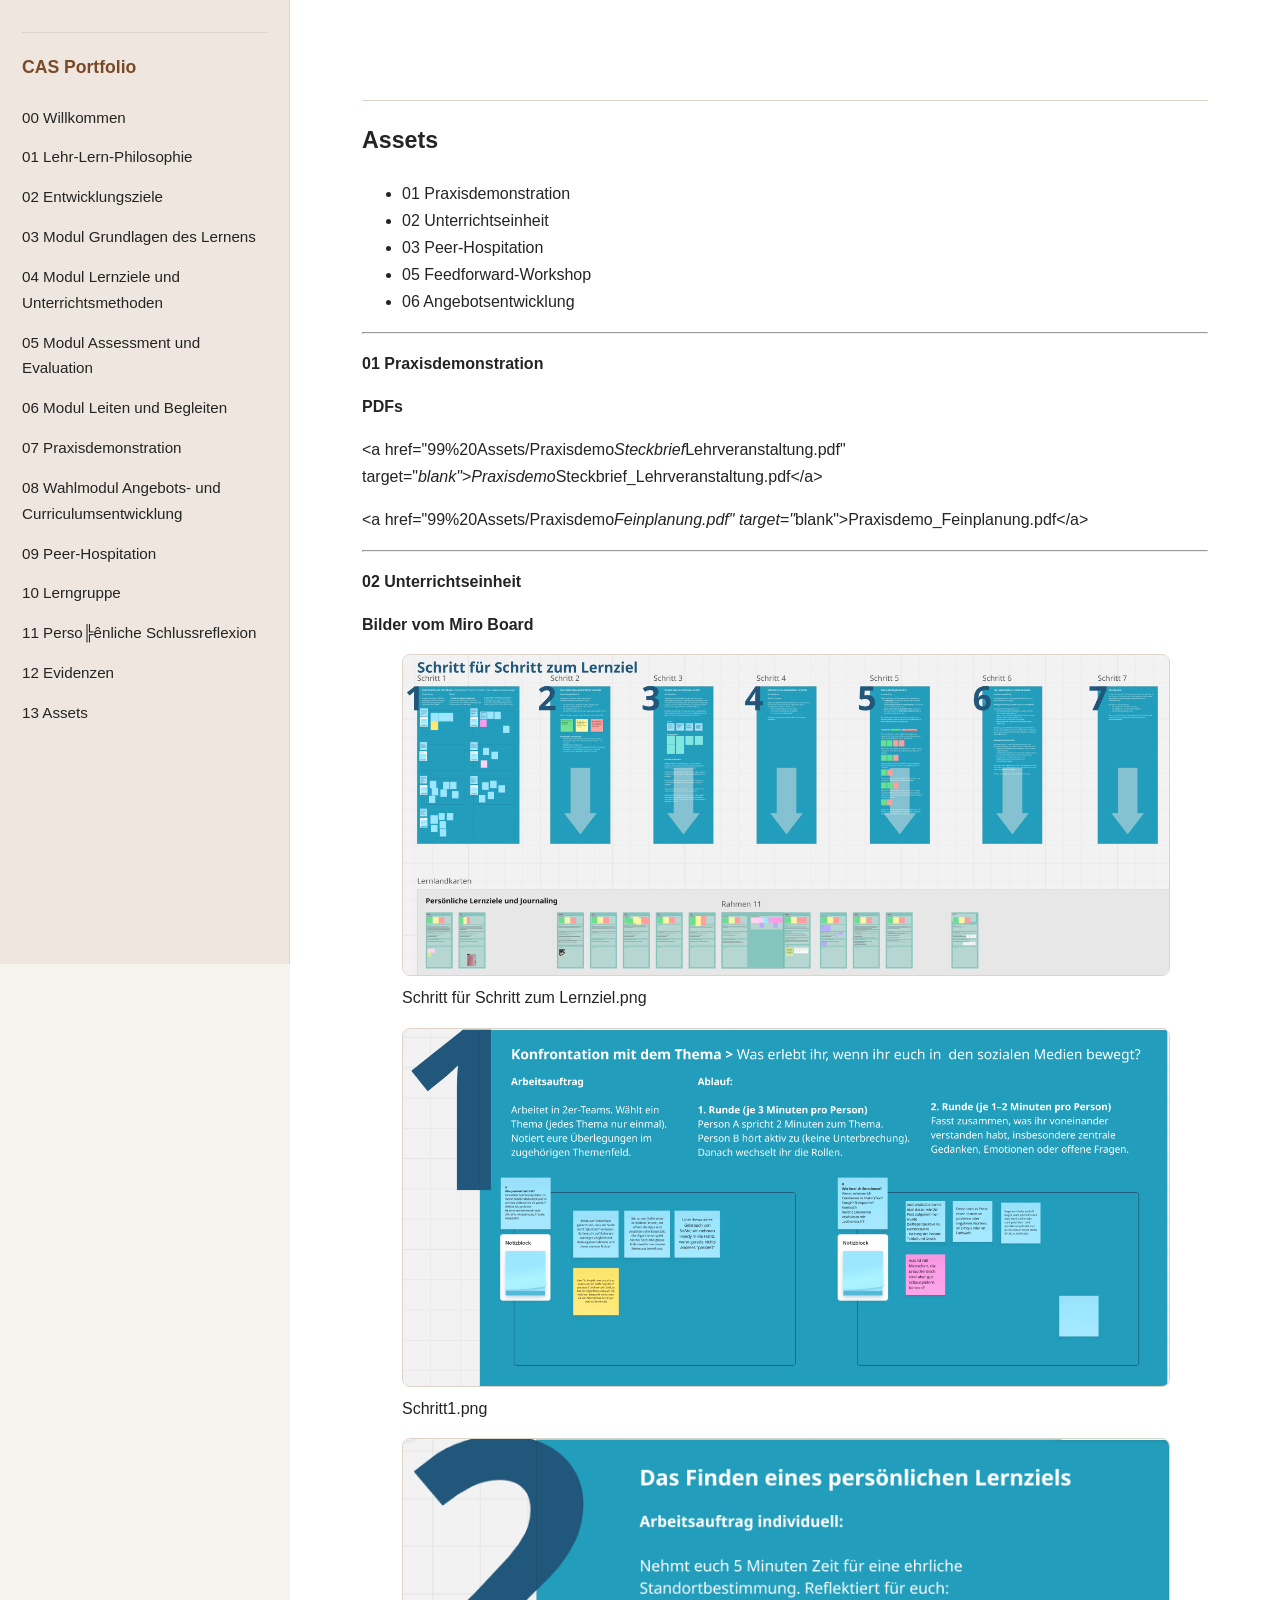
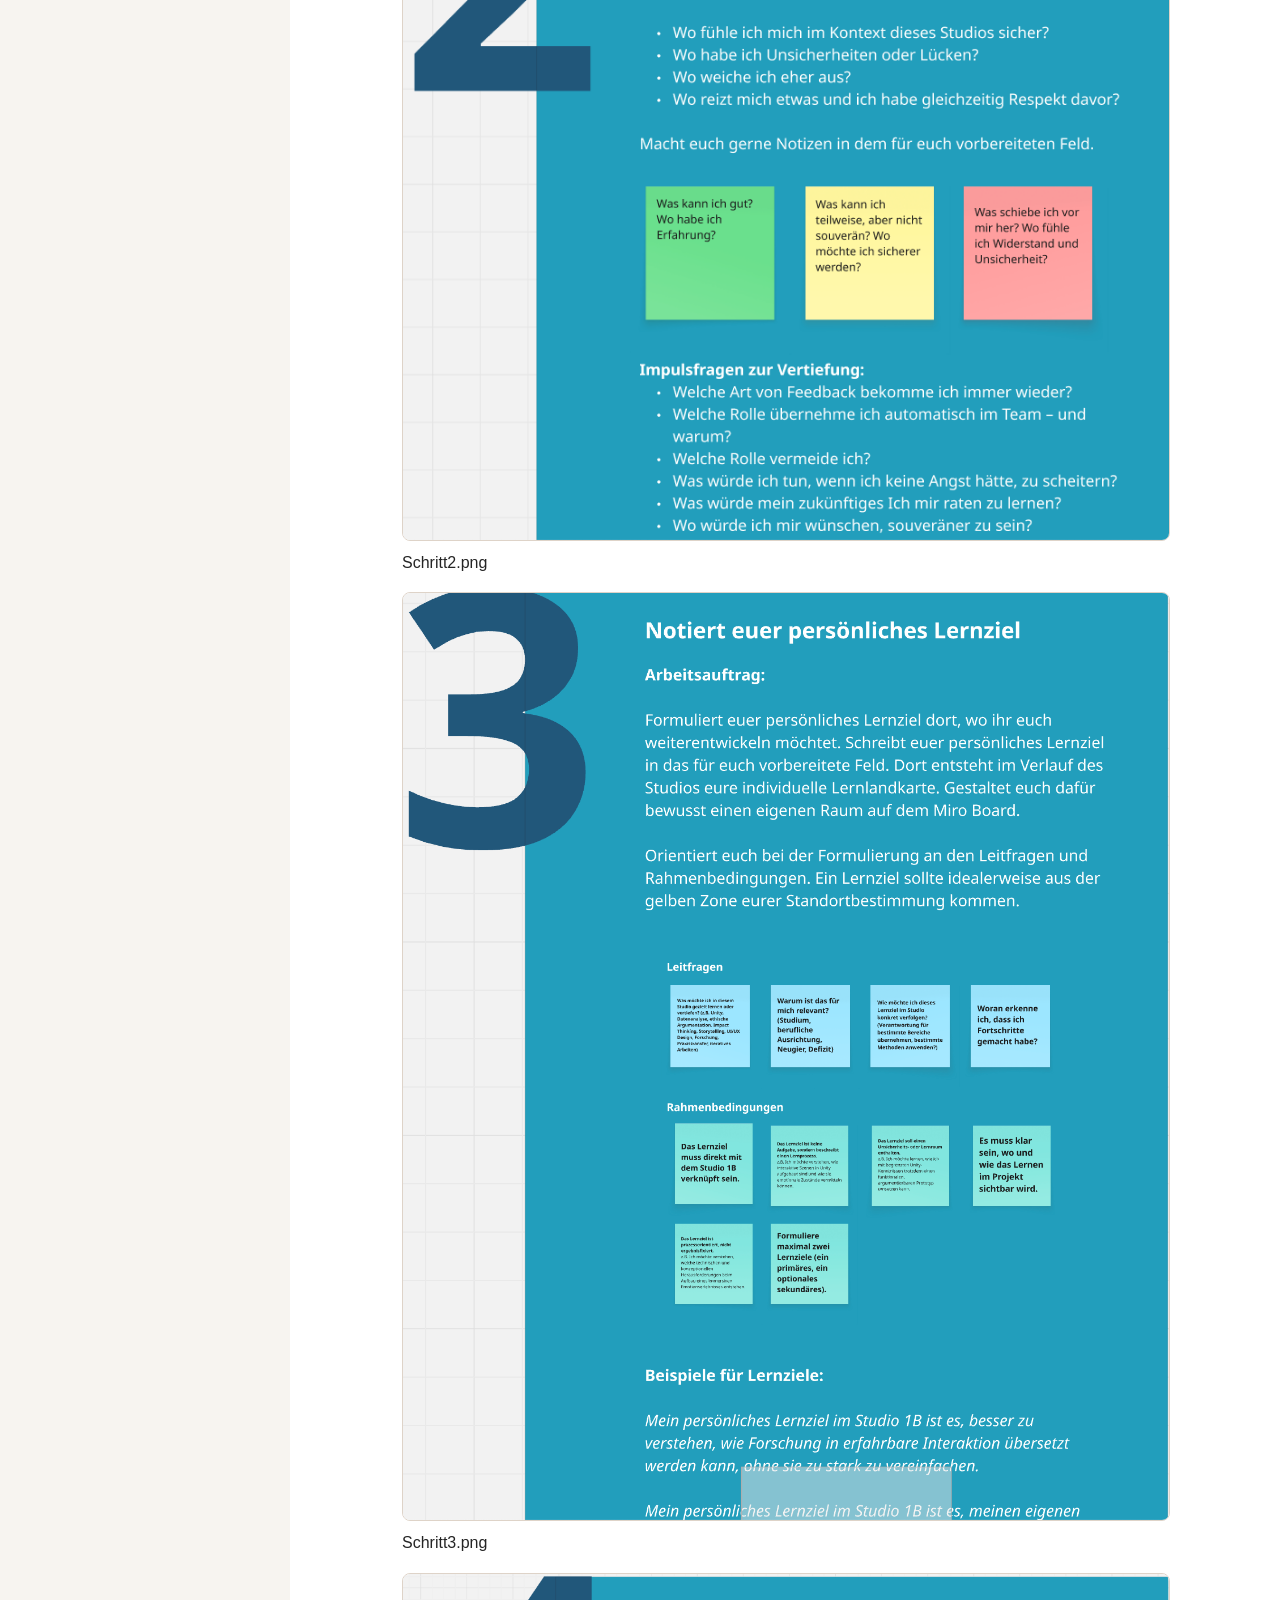
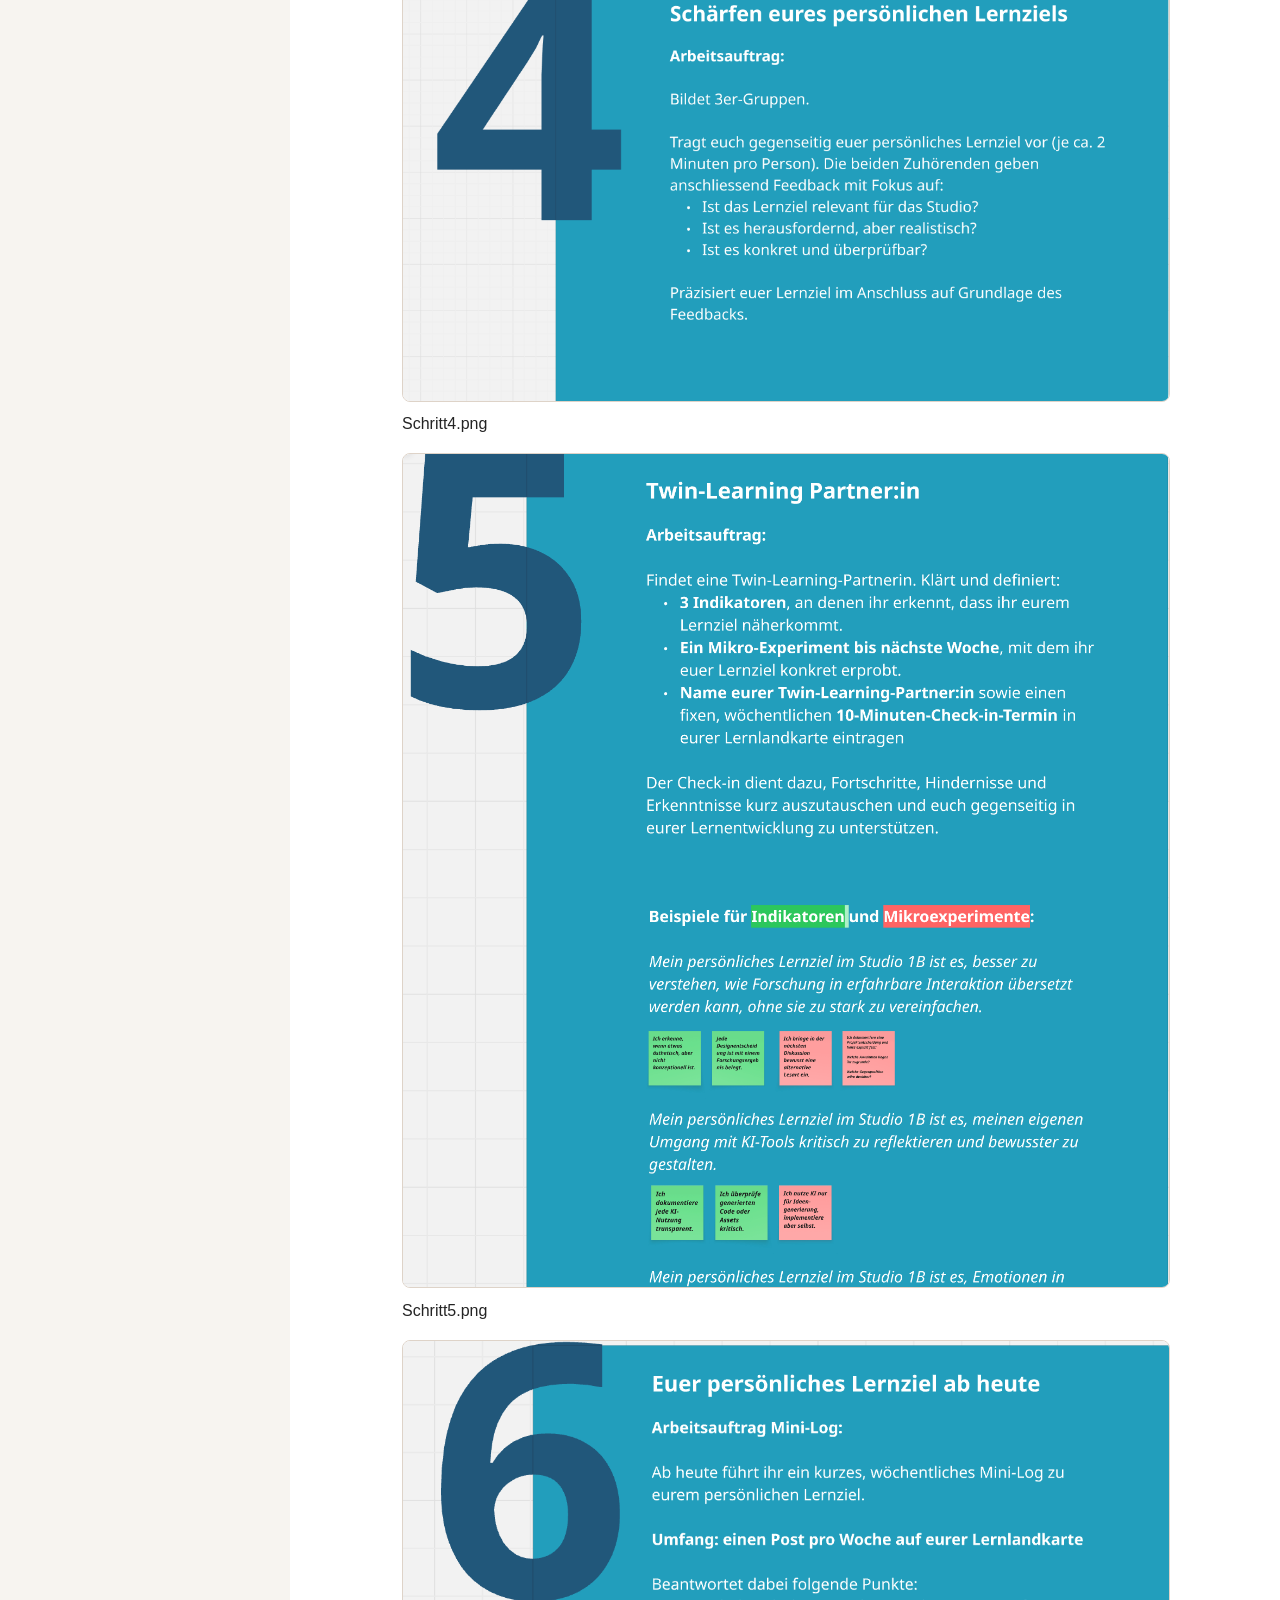
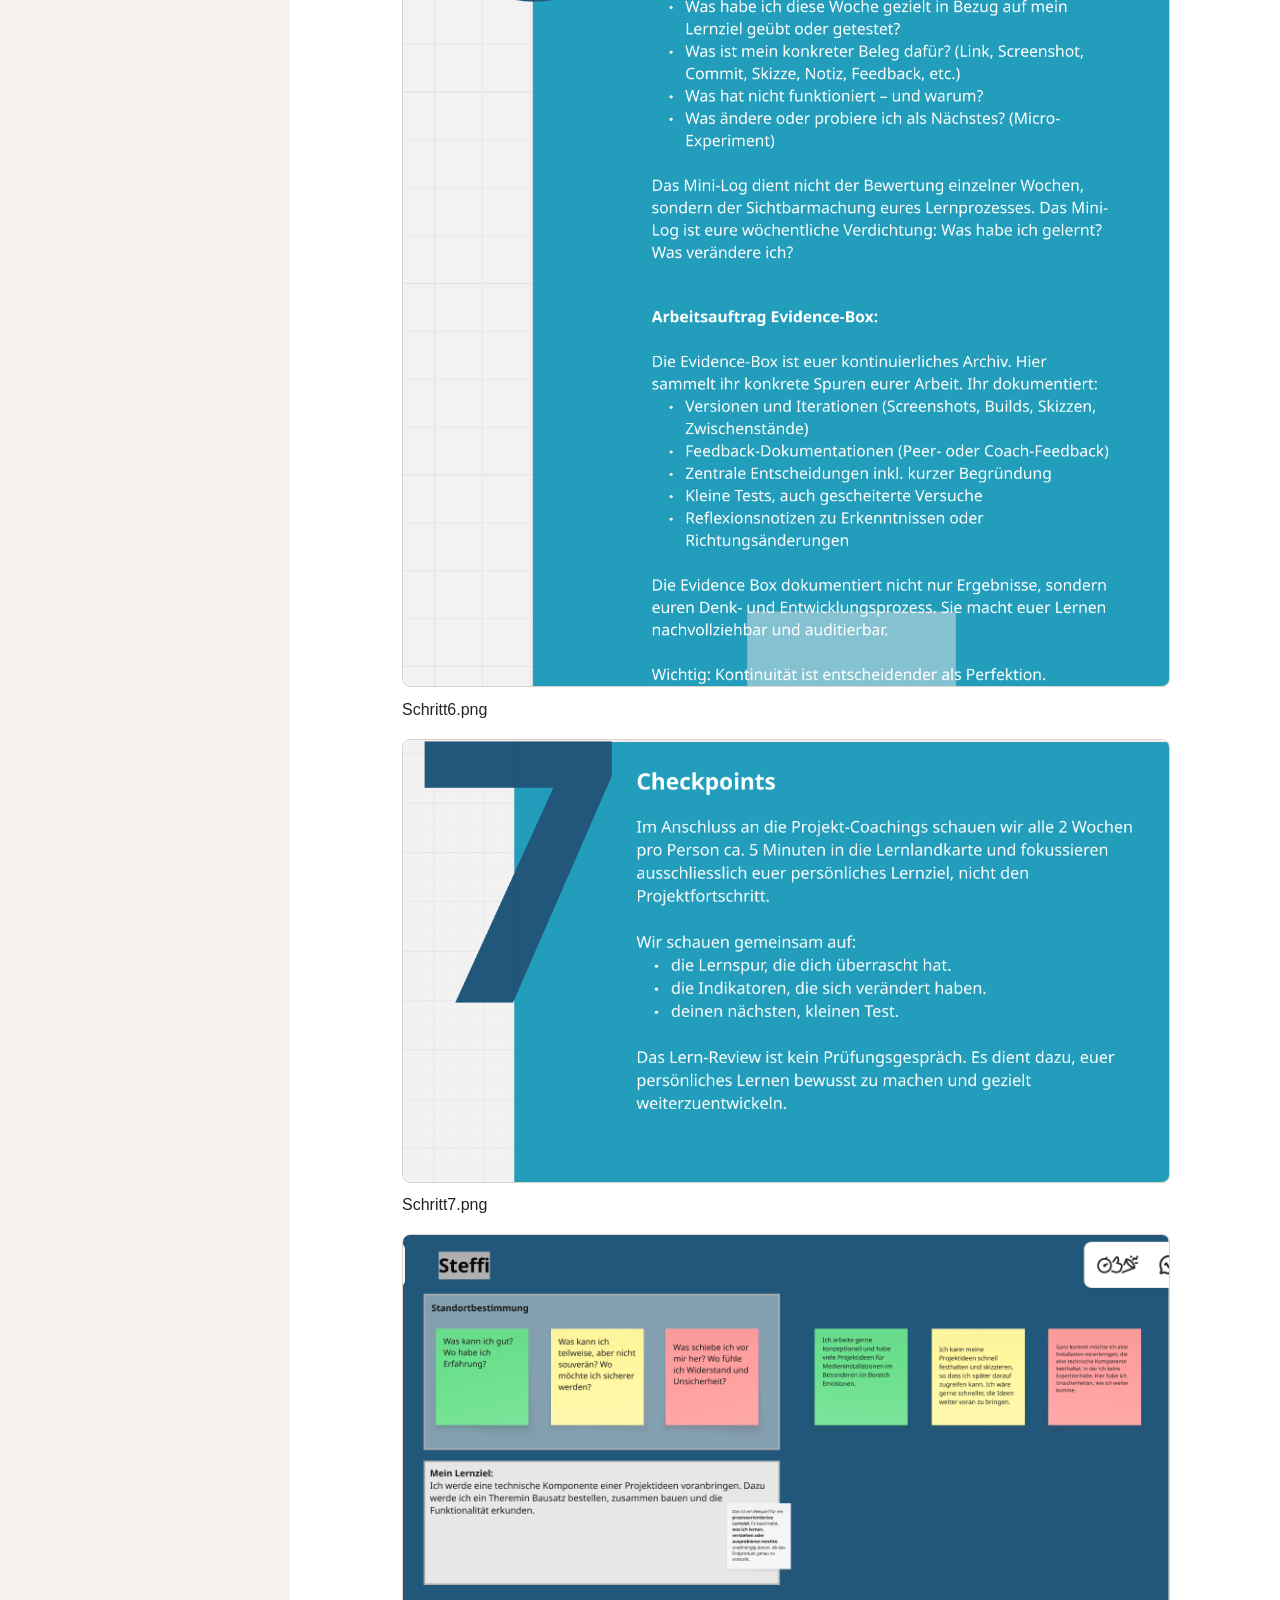
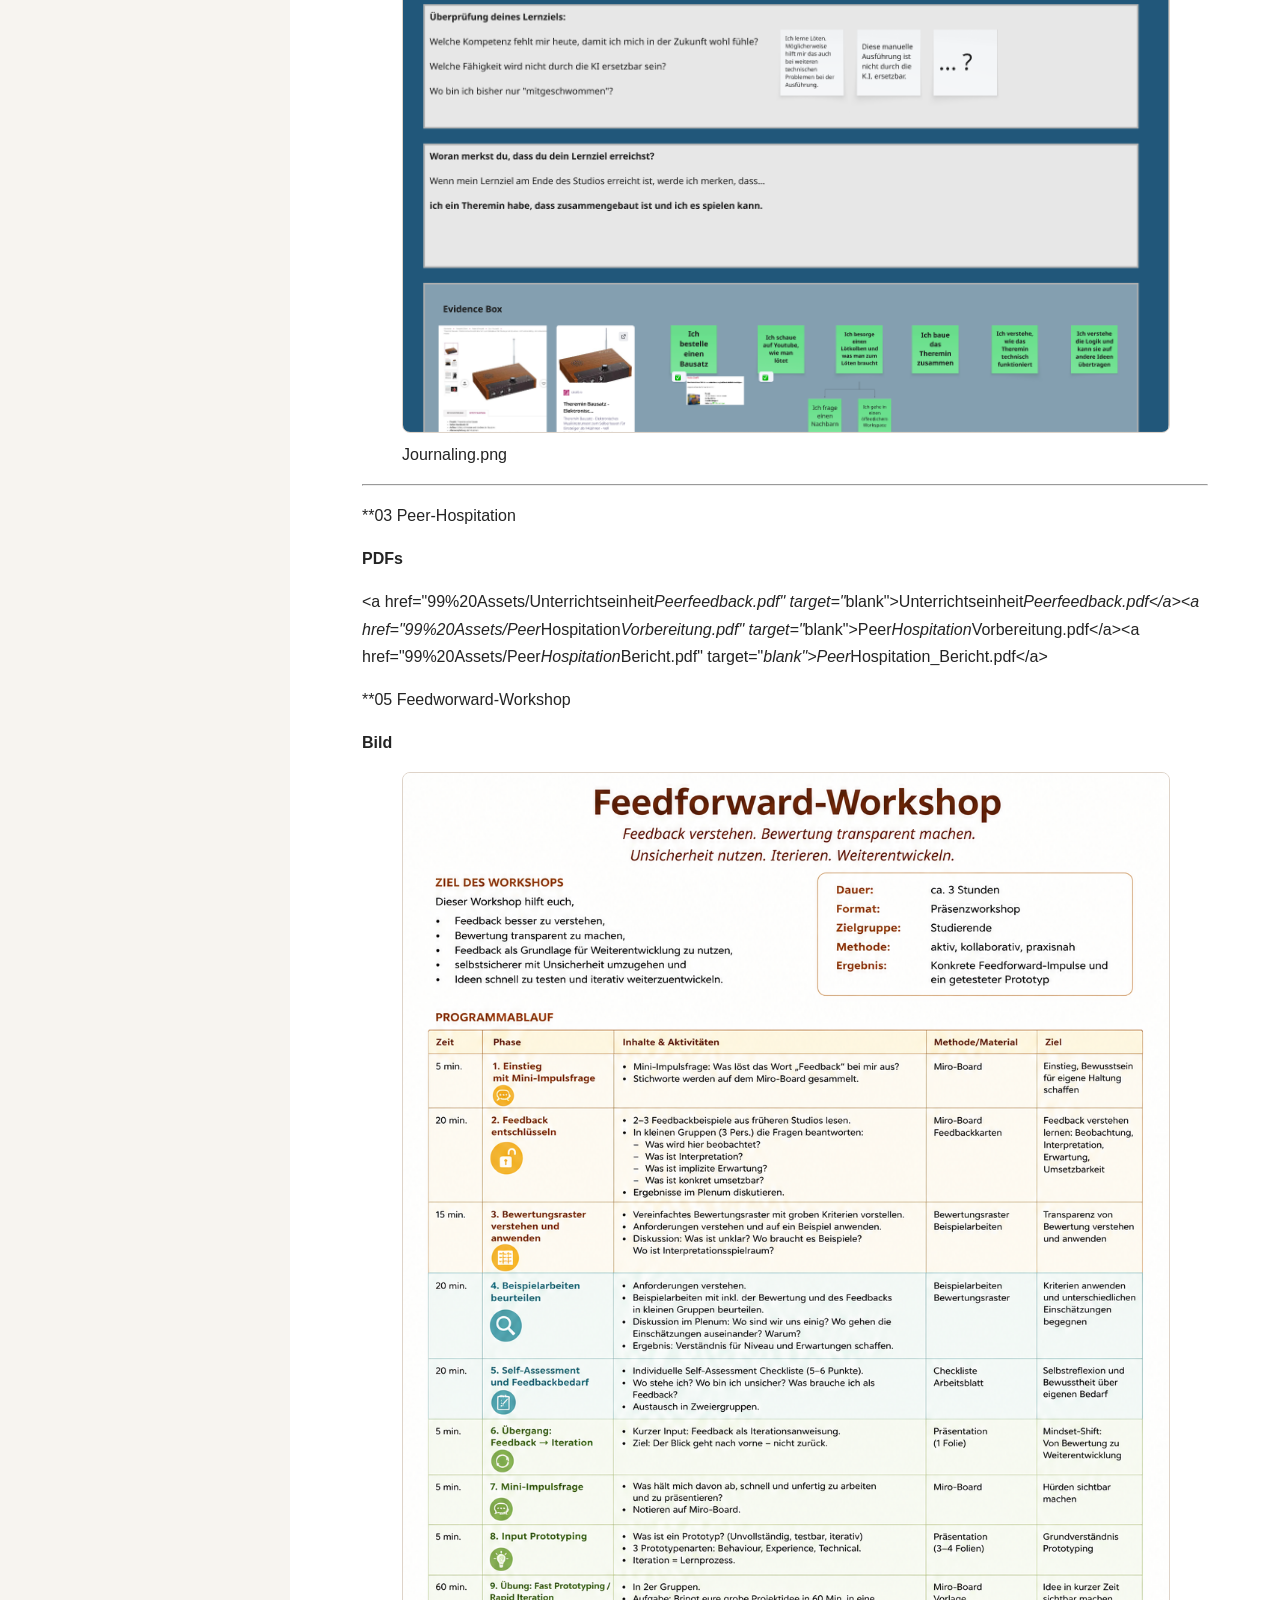
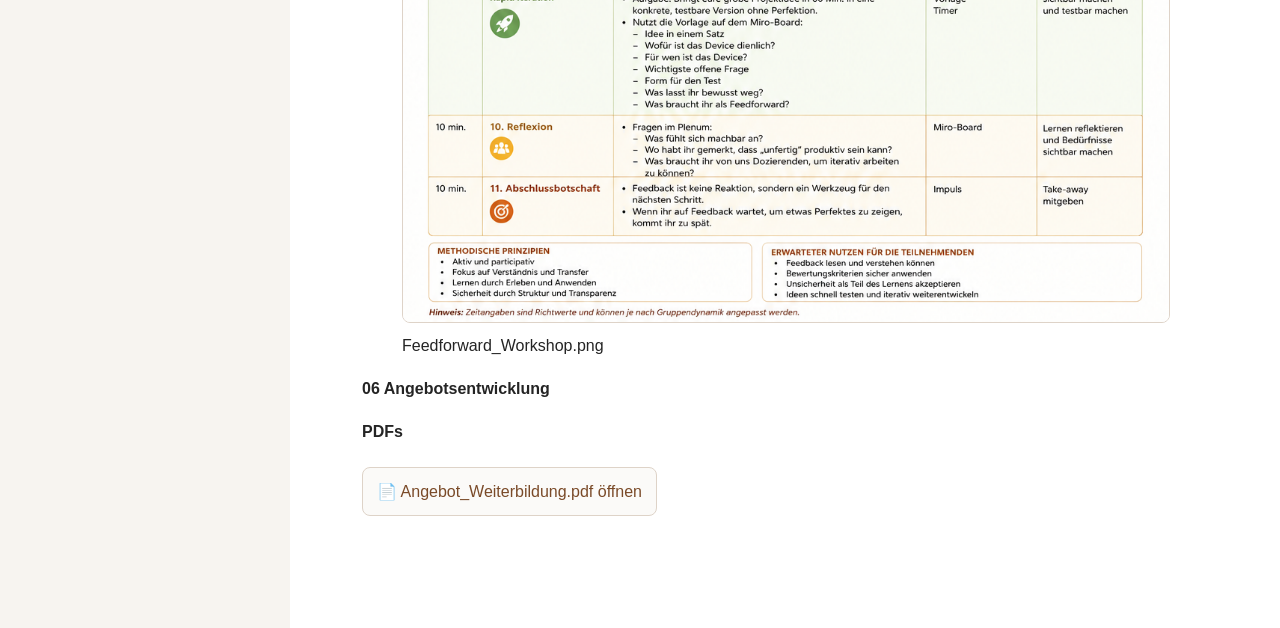
<file: 13-Assets.html>
<!doctype html>
<html lang="de">
<head>
<meta charset="utf-8">
<meta name="viewport" content="width=device-width, initial-scale=1">
<title>13 Assets</title>
<link rel="stylesheet" href="style.css">
</head>
<body>
<div class="layout">
<nav class="sidebar">
<h2>CAS Portfolio</h2>
<a href="00-Willkommen.html">00 Willkommen</a>
<a href="01-Lehr-Lern-Philosophie.html">01 Lehr-Lern-Philosophie</a>
<a href="02-Entwicklungsziele.html">02 Entwicklungsziele</a>
<a href="03-Modul-Grundlagen-des-Lernens.html">03 Modul Grundlagen des Lernens</a>
<a href="04-Modul-Lernziele-und-Unterrichtsmethoden.html">04 Modul Lernziele und Unterrichtsmethoden</a>
<a href="05-Modul-Assessment-und-Evaluation.html">05 Modul Assessment und Evaluation</a>
<a href="06-Modul-Leiten-und-Begleiten.html">06 Modul Leiten und Begleiten</a>
<a href="07-Praxisdemonstration.html">07 Praxisdemonstration</a>
<a href="08-Wahlmodul-Angebots--und-Curriculumsentwicklung.html">08 Wahlmodul Angebots- und Curriculumsentwicklung</a>
<a href="09-Peer-Hospitation.html">09 Peer-Hospitation</a>
<a href="10-Lerngruppe.html">10 Lerngruppe</a>
<a href="11-Persoenliche-Schlussreflexion.html">11 Perso╠ênliche Schlussreflexion</a>
<a href="12-Evidenzen.html">12 Evidenzen</a>
<a href="13-Assets.html">13 Assets</a>
</nav>
<main class="content">
<h2>Assets</h2>
<ul>
<li>01 Praxisdemonstration</li>
<li>02 Unterrichtseinheit</li>
<li>03 Peer-Hospitation</li>
<li>05 Feedforward-Workshop</li>
<li>06 Angebotsentwicklung</li>
</ul>
<hr>
<p><strong>01 Praxisdemonstration</strong></p>
<p><strong>PDFs</strong></p>
<p>&lt;a href=&quot;99%20Assets/Praxisdemo<em>Steckbrief</em>Lehrveranstaltung.pdf&quot; target=&quot;<em>blank&quot;&gt;Praxisdemo</em>Steckbrief_Lehrveranstaltung.pdf&lt;/a&gt;</p>
<p>&lt;a href=&quot;99%20Assets/Praxisdemo<em>Feinplanung.pdf&quot; target=&quot;</em>blank&quot;&gt;Praxisdemo_Feinplanung.pdf&lt;/a&gt;</p>
<hr>
<p><strong>02 Unterrichtseinheit</strong></p>
<p><strong>Bilder vom Miro Board</strong></p>
<figure><img src="99%20Assets/Schritt%20f%C3%BCr%20Schritt%20zum%20Lernziel.png" alt="Schritt für Schritt zum Lernziel.png"><figcaption>Schritt für Schritt zum Lernziel.png</figcaption></figure>
<figure><img src="99%20Assets/Schritt1.png" alt="Schritt1.png"><figcaption>Schritt1.png</figcaption></figure>
<figure><img src="99%20Assets/Schritt2.png" alt="Schritt2.png"><figcaption>Schritt2.png</figcaption></figure>
<figure><img src="99%20Assets/Schritt3.png" alt="Schritt3.png"><figcaption>Schritt3.png</figcaption></figure>
<figure><img src="99%20Assets/Schritt4.png" alt="Schritt4.png"><figcaption>Schritt4.png</figcaption></figure>
<figure><img src="99%20Assets/Schritt5.png" alt="Schritt5.png"><figcaption>Schritt5.png</figcaption></figure>
<figure><img src="99%20Assets/Schritt6.png" alt="Schritt6.png"><figcaption>Schritt6.png</figcaption></figure>
<figure><img src="99%20Assets/Schritt7.png" alt="Schritt7.png"><figcaption>Schritt7.png</figcaption></figure>
<figure><img src="99%20Assets/Journaling.png" alt="Journaling.png"><figcaption>Journaling.png</figcaption></figure>
<hr>
<p>**03 Peer-Hospitation</p>
<p><strong>PDFs</strong></p>
<p>&lt;a href=&quot;99%20Assets/Unterrichtseinheit<em>Peerfeedback.pdf&quot; target=&quot;</em>blank&quot;&gt;Unterrichtseinheit<em>Peerfeedback.pdf&lt;/a&gt;&lt;a href=&quot;99%20Assets/Peer</em>Hospitation<em>Vorbereitung.pdf&quot; target=&quot;</em>blank&quot;&gt;Peer<em>Hospitation</em>Vorbereitung.pdf&lt;/a&gt;&lt;a href=&quot;99%20Assets/Peer<em>Hospitation</em>Bericht.pdf&quot; target=&quot;<em>blank&quot;&gt;Peer</em>Hospitation_Bericht.pdf&lt;/a&gt;</p>
<p>**05 Feedworward-Workshop</p>
<p><strong>Bild</strong></p>
<figure><img src="99%20Assets/Feedforward_Workshop.png" alt="Feedforward_Workshop.png"><figcaption>Feedforward_Workshop.png</figcaption></figure>
<p><strong>06 Angebotsentwicklung</strong></p>
<p><strong>PDFs</strong></p>
<p><a class="asset-link" href="99%20Assets/Angebot_Weiterbildung.pdf" target="_blank">📄 Angebot_Weiterbildung.pdf öffnen</a></p>
</main>
</div>
</body>
</html>
</file>
<file: style.css>
:root {
  --bg: #f7f4f0;
  --nav: #efe7df;
  --text: #242424;
  --muted: #666;
  --accent: #7a4a28;
  --line: #ded3c8;
}

body {
  margin: 0;
  font-family: -apple-system, BlinkMacSystemFont, "Segoe UI", Arial, sans-serif;
  background: var(--bg);
  color: var(--text);
  line-height: 1.7;
}

.layout {
  display: grid;
  grid-template-columns: 290px 1fr;
  min-height: 100vh;
}

.sidebar {
  background: var(--nav);
  padding: 32px 22px;
  border-right: 1px solid var(--line);
  position: sticky;
  top: 0;
  height: 100vh;
  overflow-y: auto;
}

.sidebar h2 {
  color: var(--accent);
  font-size: 1.1rem;
  margin-top: 0;
}

.sidebar a {
  display: block;
  padding: 7px 0;
  color: var(--text);
  text-decoration: none;
  font-size: 0.95rem;
}

.sidebar a:hover {
  color: var(--accent);
  text-decoration: underline;
}

.content {
  max-width: 900px;
  background: white;
  margin: 0 auto;
  padding: 56px 72px 90px;
  min-height: 100vh;
}

h1 {
  font-size: 2.3rem;
  line-height: 1.2;
  margin-top: 0;
}

h2 {
  margin-top: 44px;
  padding-top: 20px;
  border-top: 1px solid var(--line);
  font-size: 1.45rem;
}

h3 {
  margin-top: 28px;
}

a {
  color: var(--accent);
}

.asset-link {
  display: inline-block;
  padding: 10px 14px;
  margin: 6px 0;
  border: 1px solid var(--line);
  border-radius: 8px;
  background: #fbfaf8;
  text-decoration: none;
}

img {
  max-width: 100%;
  height: auto;
  border: 1px solid var(--line);
  border-radius: 8px;
}

@media (max-width: 850px) {
  .layout {
    grid-template-columns: 1fr;
  }

  .sidebar {
    position: relative;
    height: auto;
  }

  .content {
    padding: 32px 24px 60px;
  }
}
</file>
